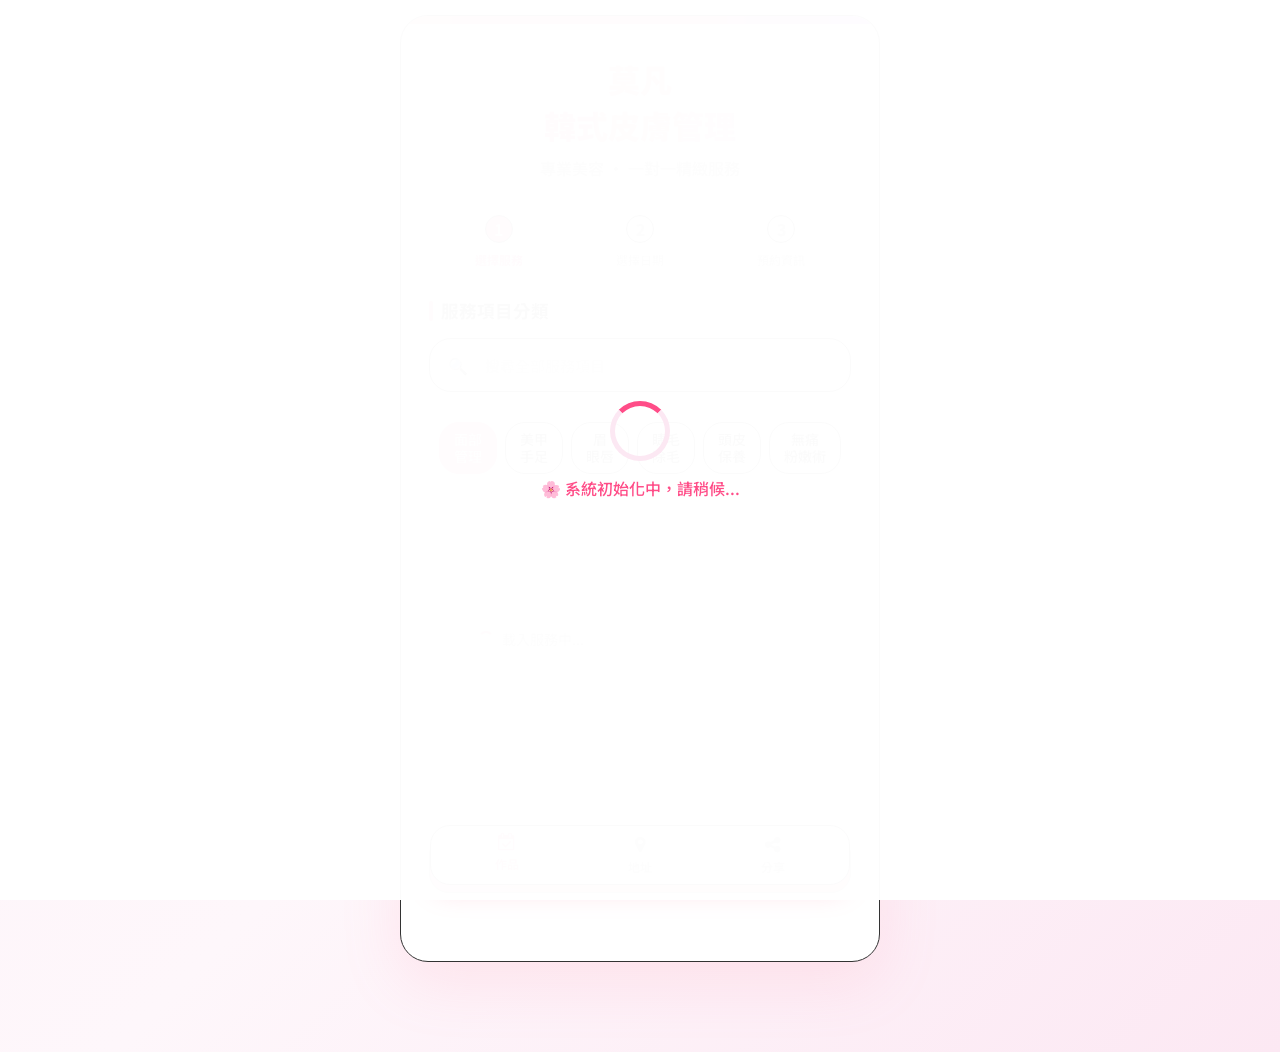
<file: index.html>
<!DOCTYPE html>
<html lang="zh-Hant">
<head>
  <meta charset="UTF-8">
  <meta name="viewport" content="width=device-width, initial-scale=1.0">
  <title>莫凡韓式皮膚管理 | 線上預約</title>
  <link rel="icon" href="data:,">
   <script src="https://static.line-scdn.net/liff/edge/2/sdk.js" async defer></script> 
  <style>
    @import url('https://fonts.googleapis.com/css2?family=Noto+Sans+TC:wght@400,500,700,900&display=swap');
    *{box-sizing:border-box;margin:0;padding:0}
    body{
      background:linear-gradient(135deg,#fdf2f8 0%,#fef7fb 50%,#fce8f3 100%);
      font-family:'Noto Sans TC',sans-serif;color:#444;
      display:flex;justify-content:center;min-height:100vh;
      padding:15px 10px 60px;
    }
    main{
      background:#fff;border-radius:28px;
      box-shadow:0 20px 60px rgba(255,133,162,0.15);
      width:100%;max-width:480px;padding:40px 28px;
      position:relative;overflow:hidden;
      border: 1px solid #333;
    }
    main::before{
      content:'';position:absolute;top:0;left:0;
      width:100%;height:8px;
      background:linear-gradient(90deg,#ff8da1,#ff4d88,#c77dff);
    }
    .header{text-align:center;margin-bottom:35px}
    .main-title{
      font-size:2rem;font-weight:900;
      background:linear-gradient(90deg,#ff4d88,#ff8da1,#c77dff);
      -webkit-background-clip:text;color:transparent;
      margin-bottom:8px;
    }
    .sub-title{font-size:1rem;color:#888;font-weight:500}
    
    .step-bar{
      display:flex;justify-content:space-between;
      margin-bottom:30px;position:relative;
    }
    .step-bar::before{
      content:'';position:absolute;top:12px;left:10%;right:10%;
      height:3px;background:#f0f0f0;z-index:1;
    }
    .step{
      display:flex;flex-direction:column;align-items:center;
      position:relative;z-index:2;width:33%;
      cursor: pointer;
      transition: 0.3s;
    }
    .step-num{
      width:28px;height:28px;border-radius:50%;
      background:#f0f0f0;color:#999;
      display:flex;align-items:center;justify-content:center;
      font-weight:700;margin-bottom:8px;
      border: 1px solid #333;
      transition:0.3s;
    }
    .step-text{font-size:12px;color:#999;font-weight:500}
    .step.active .step-num{background:#ff4d88;color:#fff}
    .step.active .step-text{color:#ff4d88;font-weight:700}
    .step:hover:not(.active) .step-text{color:#ff4d88;}

    .section{margin-bottom:28px;display:none}
    .section.active{display:block}
    .section-title{
      font-size:1.1rem;font-weight:700;
      color:#333;margin-bottom:15px;
      display:flex;align-items:center;gap:8px;
    }
    .section-title::before{
      content:'';width:4px;height:20px;
      background:#ff4d88;border-radius:2px;
    }

    .search-wrapper {
      position: relative;
      margin-bottom: 20px;
    }
    .search-container {
      display:flex;align-items:center;padding:0 18px;
      background:#ffffff;border-radius:22px;
      box-shadow:0 6px 18px rgba(255,77,136,0.1);
      border:1px solid #333;transition:all 0.3s ease;
    }
    .search-container:focus-within {border-color:#ff8da1}
    .search-icon {font-size:16px;color:#ff4d88;margin-right:12px;}
    .search-input {flex:1;height:52px;border:none;outline:none;background:transparent;font-size:15px;color:#444;padding:0 5px;}
    .search-input::placeholder {color:#c0c0c0;font-weight:500;}
    .search-clear {width:24px;height:24px;display:flex;align-items:center;justify-content:center;font-size:12px;color:#999;background:#f8f9fa;border-radius:50%;cursor:pointer;transition:0.3;border:1px solid #333;opacity:0;pointer-events:none;}
    .search-clear.show {opacity:1;pointer-events:all;}
    .search-clear:hover {background:#ff4d88;color:#fff;}

.category-tabs{
  display:flex;
  gap:8px;
  padding:10px 0;
  margin-bottom:15px;
  justify-content:center;
  align-items:center;
  flex-wrap:wrap;
  overflow-x:visible;
  row-gap: 10px;
}
    .category-tabs::-webkit-scrollbar{height:0}
    .tab{padding:8px 14px;border-radius:20px;background:#f8f9fa;border:1px solid #333;font-size:14px;font-weight:500;cursor:pointer;white-space:nowrap;transition:0.3s;text-align:center;line-height:1.2;}
    .tab.active{background:#ff4d88;color:#fff;border-color:#ff4d88}

    .service-grid{display:grid;grid-template-columns:1fr 1fr;gap:10px;max-height:320px;overflow-y:auto;padding-right:5px;min-height:280px;}
.service-card{
  padding:12px 10px;
  border-radius:16px;
  background:#fafbfc;
  border:1px solid #333;
  text-align:center;
  /* 文字加大 */
  font-size:14px;
  font-weight:500;
  cursor:pointer;
  transition:0.3s;
  min-height:80px;
  /* 核心修复：垂直居中 + 自动换行 + 防止文字挤压 */
  display:flex;
  flex-direction:column;
  justify-content:center;
  align-items:center;
  line-height:1.5;
  word-break:break-word;
  gap:4px;
}
    .service-card:hover{border-color:#ff8da1;background:#fdf2f8}
    .service-card.active{background:#ff4d88;color:#fff;border-color:#ff4d88}
    .service-duration{font-size:11px;margin-top:3px;opacity:0.8}
    .service-desc{font-size:10px;color:#666;margin-top:2px;opacity:0.7;line-height:1.2;}
    .service-card.active .service-duration,.service-card.active .service-desc{color:#fff;opacity:1;}

    .pagination {
      display: flex;
      align-items: center;
      justify-content: center;
      gap: 4px;
      margin: 15px 0;
      padding: 8px 0;
      flex-wrap: nowrap !important;
      overflow: visible !important;
      width: 100%;
    }
    .pagination::-webkit-scrollbar {display: none;}
    .page-btn {
      min-width: max-content;
      padding: 0 10px;
      height: 36px;
      border-radius: 12px;
      border:1px solid #333;
      background:#f8f9fa;
      color:#666;
      font-size:13px;
      font-weight:600;
      cursor:pointer;
      white-space: nowrap;
      transition: 0.3s;
    }
    .page-btn:hover:not(:disabled) {background:#ff4d88;color:#fff;}
    .page-btn:disabled {background:#e9ecef;color:#ccc;}
    .page-text {
      min-width:45px;
      text-align:center;
      font-size:14px;
      font-weight:600;
      color:#333;
      white-space: nowrap;
    }

    .week-slider{
      display: grid;
      grid-template-columns: repeat(5, 1fr);
      gap: 6px;
      padding: 10px 0;
      margin: 0 auto;
      overflow: hidden;
      justify-content: center;
      align-items: center;
      max-width: 320px;
    }
    .week-day{
      padding: 10px 4px;
      border-radius:12px;background:#fafbfc;
      border:1px solid #333;
      text-align:center;
      cursor:pointer;
      transition: 0.3s;
    }
    .week-day.active{background:#ff4d88;color:#fff;}
    .week-day-date{font-weight:700;margin-bottom:2px;font-size:14px;}
    .week-day-week{font-size:11px;}

.staff-avatar {
  width: 48px;
  height: 48px;
  border-radius: 50%;
  /* 原代码：background: #fff; → 会覆盖图片，修改为下方代码 */
  background-color: #fff; 
  flex-shrink: 0;
  box-shadow: 0 4px 12px rgba(255,77,136,0.2);
  border: 2px solid #fff;
  background-size: cover;
  background-position: center;
  background-repeat: no-repeat;
}
    .staff-list{display:flex;flex-direction:column;gap:10px;}
    .staff-item{
      padding:15px 20px;
      border-radius:16px;
      background:#fafbfc;
      border:1px solid #333;
      cursor:pointer;
      display: flex;
      align-items: center;
      gap: 16px;
    }
    .staff-item.active{background:#fdf2f8;border-color:#ff4da1}
    .staff-info{flex:1;}
    .staff-name{font-weight:700;margin-bottom:4px;font-size:16px;}
    .staff-time{font-size:12px;color:#666;}

    .time-grid{display:grid;grid-template-columns:repeat(4,1fr);gap:8px;max-height:320px;overflow-y:auto;padding-right:5px;}
    .time-btn{padding:12px 4px;border-radius:14px;background:#fafbfc;border:1px solid #333;text-align:center;font-weight:500;cursor:pointer;transition:0.3s;font-size:13px;}
    .time-btn.active{background:#ff4d88;color:#fff;}
    .time-btn:hover:not(.active){border-color:#ff8da1;background:#fdf2f8;}

    .loading{
      text-align:center;
      color:#999;
      padding:20px;
      font-size:14px;
      display: flex;
      align-items: center;
      justify-content: center;
      gap: 8px;
      white-space: nowrap;
    }
    .loading-icon{
      width: 16px;
      height: 16px;
      border: 2px solid #f0f0f0;
      border-top: 2px solid #ff4d88;
      border-radius: 50%;
      animation: spin 1s linear infinite;
    }
    @keyframes spin{100%{transform:rotate(360deg)}}
    @keyframes pulse{
      0%{opacity:0.6;}
      50%{opacity:1;}
      100%{opacity:0.6;}
    }

    .form-group{margin-bottom:20px}
    label{font-weight:600;color:#333;display:block;margin-bottom:8px;}
    input,textarea,select{width:100%;height:54px;padding:0 20px;border-radius:16px;border:1px solid #333;background:#fafbfc;font-size:15px;font-family:'Noto Sans TC',sans-serif;}
    input:focus,textarea:focus,select:focus{outline:none;border-color:#ff8da1;background:#fdf2f8;}
    textarea{min-height:120px;resize:none;padding:15px 20px;}
    .birthday-row{display:flex;gap:10px;}
    .birthday-row select{flex:1;}

    .btn-next{width:100%;height:58px;background:linear-gradient(135deg,#FF5D8F,#FF3377);border:1px solid #333;border-radius:20px;color:#fff;font-size:16px;font-weight:700;cursor:pointer;font-family:'Noto Sans TC',sans-serif;margin-top:10px;transition:0.3s;}
    .btn-next:disabled{opacity:0.6;cursor:not-allowed;}
    .btn-next.loading {background:#ccc;pointer-events:none;}

#loadingOverlay{position:fixed;inset:0;background:rgba(255,255,255,0.98);display:flex;flex-direction:column;align-items:center;justify-content:center;z-index:9999;}
.loading-spinner{width:60px;height:60px;border:5px solid #fce8f3;border-top:5px solid #ff4d88;border-radius:50%;animation:spin 1s linear infinite;margin-bottom:15px;}

    .modal-overlay {position:fixed;inset:0;background:rgba(0,0,0,0.6);display:flex;align-items:center;justify-content:center;z-index:99999;opacity:0;pointer-events:none;transition:opacity 0.3s ease;}
    .modal-overlay.active {opacity:1;pointer-events:all;}
    .modal-box {background:#fff;border-radius:20px;padding:30px 25px;width:90%;max-width:380px;text-align:center;border:1px solid #333;transform:scale(0.9);transition:transform 0.3s ease;}
    .modal-overlay.active .modal-box{transform:scale(1);}
    .modal-icon{font-size:40px;margin-bottom:15px;color:#ff4d88;}
    .modal-title{font-size:18px;font-weight:700;margin-bottom:10px;color:#333;}
    .modal-desc{margin-bottom:25px;color:#666;font-size:14px;}
    .modal-btn{width:100%;height:50px;border-radius:12px;border:1px solid #333;background:#ff4d88;color:#fff;font-size:15px;font-weight:600;cursor:pointer;font-family:'Noto Sans TC',sans-serif;}
    .modal-btn:hover{background:#ff3377;}

    /* 底部质感悬浮导航 */
.bottom-nav {
  position: fixed;
  bottom: 15px;
  left: 50%;
  transform: translateX(-50%);
  width: 92%;
  max-width: 420px;
  height: 60px;
  background: linear-gradient(135deg, #ffffff 0%, #fef7fb 100%);
  border-radius: 20px;
  box-shadow: 0 8px 25px rgba(255, 133, 162, 0.25);
  border: 1px solid #333;
  display: flex;
  align-items: center;
  justify-content: space-around;
  z-index: 999;
  padding: 0 10px;
}
.bottom-nav-item {
  display: flex;
  flex-direction: column;
  align-items: center;
  justify-content: center;
  gap: 4px;
  cursor: pointer;
  transition: all 0.3s ease;
  color: #888;
  width: 33%;
  padding: 8px 0;
}
.bottom-nav-item i {
  font-size: 18px;
  transition: 0.3s;
}
.bottom-nav-item span {
  font-size: 12px;
  font-weight: 500;
}
.bottom-nav-item.active {
  color: #ff4d88;
  transform: translateY(-3px);
}
.bottom-nav-item:hover:not(.active) {
  color: #ff8da1;
  transform: translateY(-2px);
}
/* 修正页面底部内边距，不被导航遮挡 */
body {
  padding-bottom: 90px !important;
}
  </style>
</head>

<body>
<div id="loadingOverlay">
  <div class="loading-spinner"></div>
  <div style="color:#ff4d88;font-size:16px;font-weight:500;">🌸 系統初始化中，請稍候...</div>
</div>

<div class="modal-overlay" id="modal">
  <div class="modal-box">
    <div class="modal-icon">✅</div>
    <h3 class="modal-title">預約成功</h3>
    <p class="modal-desc">您的預約已提交，我們會盡快與您確認</p>
    <button class="modal-btn" id="modalBtn">確認</button>
  </div>
</div>

<main>
  <div class="header">
    <h1 class="main-title">莫凡<br>韓式皮膚管理</h1>
    <p class="sub-title">專業美容 · 一對一精緻服務</p>
  </div>

  <div class="step-bar">
    <div class="step active" data-step="1"><div class="step-num">1</div><div class="step-text">選擇服務</div></div>
    <div class="step" data-step="2"><div class="step-num">2</div><div class="step-text">選擇日期</div></div>
    <div class="step" data-step="3"><div class="step-num">3</div><div class="step-text">預約資訊</div></div>
  </div>

  <div class="section active" id="step1">
    <div class="section-title">服務項目分類</div>
    <div class="search-wrapper">
      <div class="search-container">
        <span class="search-icon">🔍</span>
        <input class="search-input" id="serviceSearch" placeholder="搜尋全部服務項目">
        <span class="search-clear" id="searchClear">✕</span>
      </div>
    </div>
    <div class="category-tabs">
      <div class="tab active" data-cate="面部">面部<br>管理</div>
      <div class="tab" data-cate="美甲">美甲<br>手足</div>
      <div class="tab" data-cate="眉眼">眉<br>眼唇</div>
      <div class="tab" data-cate="除毛">睫毛<br>除毛</div>
      <div class="tab" data-cate="頭皮">頭皮<br>保養</div>
      <div class="tab" data-cate="乳暈">無痛<br>粉嫩術</div>
    </div>
    <div class="service-grid" id="serviceGrid"><div class="loading"><div class="loading-icon"></div>載入服務中...</div></div>
    <div class="pagination" id="pagination"></div>
    <button class="btn-next" id="nextToDate" disabled>下一步：選擇預約日期</button>
  </div>

  <div class="section" id="step2">
    <div class="section-title">選擇預約日期</div>
    <div class="pagination" id="datePagination"></div>
    <div class="week-slider" id="weekSlider"><div class="loading"><div class="loading-icon"></div>載入排班中...</div></div>
    
    <div class="section-title">選擇美容師</div>
    <div class="staff-list" id="staffList"><div class="loading"><div class="loading-icon"></div>請先選擇日期</div></div>
    <div class="section-title">選擇預約時段</div>
    <div class="time-grid" id="timeGrid"><div class="loading"><div class="loading-icon"></div>請先選擇美容師</div></div>
    <button class="btn-next" id="nextToInfo" disabled>下一步：填寫預約資訊</button>
  </div>

  <div class="section" id="step3">
    <div class="section-title">預約資訊</div>
    <div class="form-group">
      <label>姓名 *</label>
      <input type="text" id="name" required placeholder="請輸入您的姓名">
    </div>
    <div class="form-group">
      <label>聯絡電話 * (格式：0912-345-678)</label>
      <input type="tel" id="phone" required placeholder="請輸入手機號碼" maxlength="12">
    </div>
    <div class="form-group">
      <label>生日（ 填寫會贈送『生日優惠』 ）</label>
      <div class="birthday-row">
        <select id="birthYear"><option value="">請選擇年</option></select>
        <select id="birthMonth"><option value="">請選擇月</option></select>
        <select id="birthDay"><option value="">請選擇日</option></select>
      </div>
    </div>
    <div class="form-group">
      <label>備註</label>
      <textarea id="extraInfo" placeholder="請輸入其他需要說明的事項（選填）"></textarea>
    </div>
    <button class="btn-next" id="submitBtn">確認提交預約</button>
  </div>

  <input type="hidden" id="selectedService">
  <input type="hidden" id="selectedDate">
  <input type="hidden" id="selectedStaff">
  <input type="hidden" id="selectedTime">
  <input type="hidden" id="lineId">
  <input type="hidden" id="lineName">
</main>

<!-- 底部悬浮导航 -->
<link rel="stylesheet" href="https://cdnjs.cloudflare.com/ajax/libs/font-awesome/4.7.0/css/font-awesome.min.css">
<div class="bottom-nav">
  <div class="bottom-nav-item active" id="navReserve">
    <i class="fa fa-calendar-check-o"></i>
    <span>作品</span>
  </div>
  <div class="bottom-nav-item" id="navAddress">
    <i class="fa fa-map-marker"></i>
    <span>地址</span>
  </div>
  <div class="bottom-nav-item" id="navShare">
    <i class="fa fa-share-alt"></i>
    <span>分享</span>
  </div>
</div>

<script>
  
const CONFIG = {
  SCRIPT_URL: "https://script.google.com/macros/s/AKfycbwC7AlQo-uGGebkgelOzPHKiwm7tC1CVczEBPw2po5UZaCaItgTCxsNndJ0ETRh__tzgA/exec",
  LIFF_ID: "2009598216-ZsS47DM8"
};

let userId = "";
let userName = "";
const weekDays = ['日','一','二','三','四','五','六'];
const PAGE_SIZE = 6;
const DATE_PAGE_SIZE = 5;
let currentDatePage = 0;
let totalDatePages = 0;
let allDateList = [];

let currentPage=1, totalPage=1, currentServiceList=[], searchKeyword="";
let currentCategory = "面部";
const GLOBAL_DATA = {dateList:[], allServices:[], staffData:{}, staffServices:{} };

const CATEGORIES = {
  "面部":["液態飛梭","無痛清粉刺","無痛清粉刺+修護敏感項目","無痛清粉刺+靚白水光肌項目","進化黑矽晶重返年輕課程","黑臉娃娃","除疣","除斑","臉部深層保濕課程","臉部皮秒課程","臉部白藻針課程","臉部清粉刺","高階保養"],
  "美甲":["光療美甲","卸甲","光療美甲加卸甲","剪手腳指甲","手部保養","足部保養"],
  "眉眼":["霧眉","霧唇","洗眉"],
  "除毛":["除私密毛","腋下私毛","接睫毛","角蛋白"],
  "頭皮":["外泌體育髮"],
  "乳暈":["無痛粉嫩乳暈術"]
};

// 🔥 美容師自訂頭像（替換成你的圖片鏈接即可）
function getStaffAvatar(staffName) {
  const avatarMap = {
    "小惠": "https://yb131419.github.io/MoFan/IMG_6059.jpg",
    "Tina": "https://yb131419.github.io/MoFan/IMG_6058.jpg",
    "Nini": "https://picsum.photos/seed/xiaoting/200/200",
    "auto": "https://picsum.photos/seed/default/200/200"
  };
  return avatarMap[staffName] || "https://picsum.photos/seed/default/200/200";
}

document.querySelectorAll('.step').forEach(step => {
  step.addEventListener('click', () => {
    const targetStep = step.dataset.step;
    goStep(targetStep);
  });
});

function initBirthdaySelect() {
  const yearSel = document.getElementById('birthYear');
  const monthSel = document.getElementById('birthMonth');
  const daySel = document.getElementById('birthDay');
  
  const now = new Date();
  const currentYear = now.getFullYear();
  for(let y=1940; y<=currentYear; y++){
    const opt = document.createElement('option');
    opt.value = y;
    opt.textContent = y + '年';
    yearSel.appendChild(opt);
  }
  for(let m=1; m<=12; m++){
    const opt = document.createElement('option');
    opt.value = m;
    opt.textContent = m + '月';
    monthSel.appendChild(opt);
  }
  const updateDays = () => {
    daySel.innerHTML = '<option value="">請選擇日</option>';
    const y = yearSel.value;
    const m = monthSel.value;
    if(!y || !m) return;
    const days = new Date(y, m, 0).getDate();
    for(let d=1; d<=days; d++){
      const opt = document.createElement('option');
      opt.value = d;
      opt.textContent = d + '日';
      daySel.appendChild(opt);
    }
  };
  yearSel.addEventListener('change', updateDays);
  monthSel.addEventListener('change', updateDays);
}

function formatPhoneNumber(phone) {
  let numbers = phone.replace(/\D/g, '');
  if(numbers.startsWith('09')){
    if(numbers.length <=4) return numbers;
    if(numbers.length <=7) return numbers.slice(0,4) + '-' + numbers.slice(4);
    return numbers.slice(0,4) + '-' + numbers.slice(4,7) + '-' + numbers.slice(7,10);
  }
  return numbers;
}

// ====================== 【修復：精準台北時區計算（無瀏覽器誤差）】 ======================
function getTaipeiDateString(date) {
  const formatter = new Intl.DateTimeFormat('zh-CN', {
    timeZone: 'Asia/Taipei',
    year: 'numeric',
    month: '2-digit',
    day: '2-digit'
  });
  const parts = formatter.formatToParts(new Date(date));
  const year = parts.find(p => p.type === 'year').value;
  const month = parts.find(p => p.type === 'month').value;
  const day = parts.find(p => p.type === 'day').value;
  return `${year}-${month}-${day}`;
}
function getTodayTaipei() {
  return getTaipeiDateString(new Date());
}
function getCurrentTaipeiTime() {
  const now = new Date();
  const taipeiTime = new Date(now.toLocaleString('en-US', { timeZone: 'Asia/Taipei' }));
  return taipeiTime;
}
// ========================================================================

// 【核心修復：強制2小時預約緩衝】隱藏2小時內的時段，解決車程趕不到問題
function isTimeSlotValid(slotTime, workStart, workEnd, serviceDuration, selectedDate) {
  try {
    if (!slotTime || !workStart || !workEnd || !serviceDuration) return false;

    const nowTaipei = getCurrentTaipeiTime();
    // 🔥 強制2小時緩衝（車程專用）：預約時間必須晚於當前時間+120分鐘
    const minAvailableTime = new Date(nowTaipei.getTime() + 2 * 60 * 60 * 1000);
    
    const slotDateTime = new Date(`${selectedDate}T${slotTime}:00+08:00`);
    const startWork = new Date(`${selectedDate}T${workStart}:00+08:00`);
    const endWork = new Date(`${selectedDate}T${workEnd}:00+08:00`);
    const serviceEndTime = new Date(slotDateTime.getTime() + serviceDuration * 60000);

    // 1. 服務全程在營業時間內
    const inBusinessHours = slotDateTime >= startWork && serviceEndTime <= endWork;
    // 2. 預約時間 ≥ 當前時間+2小時（強制規則）
    const enoughBuffer = slotDateTime >= minAvailableTime;

    return inBusinessHours && enoughBuffer;
  } catch (e) {
    console.error("時段驗證錯誤:", e);
    return false;
  }
}

// 【修復：日期過濾】隱藏過期日期，只顯示可預約日期
function getValidDatesByService(serviceName) {
  const today = getTodayTaipei();
  let validDates = (GLOBAL_DATA.dateList || []).filter(d => d && d >= today);

  if (!serviceName) return validDates;

  validDates = validDates.filter(date => {
    const staffList = GLOBAL_DATA.staffData[date] || [];
    if (staffList.length === 0) return false;

    return staffList.some(staff => {
      const staffServices = GLOBAL_DATA.staffServices[staff.name] || [];
      return staffServices.some(item => item.name === serviceName);
    });
  });

  return validDates;
}

function gasRequest(action, params, callback) {
  const safeParams = params || {};
  let url = CONFIG.SCRIPT_URL + "?action=" + encodeURIComponent(action);
  for(let k in safeParams) {
    const val = safeParams[k] || "";
    url += "&"+encodeURIComponent(k)+"="+encodeURIComponent(val);
  }
  
  const xhr = new XMLHttpRequest();
  xhr.open("GET", url, true);
  xhr.timeout = 15000;
  xhr.ontimeout = function() {
    callback({status:"error",message:"請求超時，請稍後再試"});
  };
  xhr.onload = function(){
    try{ 
      const resData = JSON.parse(xhr.responseText || "{}");
      callback(resData || {status:"error",message:"數據格式異常"}); 
    }
    catch(e){ 
      callback({status:"error",message:"系統異常："+e.message}); 
    }
  };
  xhr.onerror = function(){ 
    callback({status:"error",message:"網路異常，請檢查網路連接"}) 
  };
  xhr.send();
}

function showModal(type,title,desc){
  const m = document.getElementById('modal');
  const iconEl = m.querySelector('.modal-icon');
  const titleEl = m.querySelector('.modal-title');
  const descEl = m.querySelector('.modal-desc');
  
  iconEl.textContent = type==='success'?'✅':'❌';
  iconEl.style.color = type==='success'?'#ff4d88':'#e74c3c';
  titleEl.textContent = title;
  descEl.textContent = desc;
  m.classList.add('active');
}
function closeModal(){
  document.getElementById('modal').classList.remove('active');
}

function goStep(s){
  document.querySelectorAll('.section').forEach(e=>e.classList.remove('active'));
  document.querySelectorAll('.step').forEach(e=>e.classList.remove('active'));
  document.getElementById('step'+s).classList.add('active');
  document.querySelector(`.step[data-step="${s}"]`).classList.add('active');
  window.scrollTo({top:0, behavior:'smooth'});
}

function renderPagination(){
  const p = document.getElementById('pagination');
  if(totalPage<=1){ p.innerHTML=''; return; }
  p.innerHTML = `
    <button class="page-btn" ${currentPage===1?'disabled':''} onclick="currentPage=1;renderCurrentPage()">首頁</button>
    <button class="page-btn" ${currentPage===1?'disabled':''} onclick="currentPage--;renderCurrentPage()">上一頁</button>
    <span class="page-text">${currentPage}/${totalPage}</span>
    <button class="page-btn" ${currentPage===totalPage?'disabled':''} onclick="currentPage++;renderCurrentPage()">下一頁</button>
    <button class="page-btn" ${currentPage===totalPage?'disabled':''} onclick="currentPage=totalPage;renderCurrentPage()">末頁</button>
  `;
}

function renderCurrentPage(){
  const g = document.getElementById('serviceGrid');
  g.innerHTML = '';
  if(!currentServiceList.length){ g.innerHTML='<div class="loading"><div class="loading-icon"></div>暫無符合條件的服務</div>'; renderPagination(); return; }
  
  const startIdx = (currentPage-1)*PAGE_SIZE;
  const list = currentServiceList.slice(startIdx, startIdx+PAGE_SIZE);
  
  list.forEach(item=>{
    if(!item?.name) return;

    let descText = item.desc || '';
    if(item.name === "外泌體育髮"){
      descText = "（三個月份 無效全額退款)<br>另送整套外泌體組合<br>總額 $35000";
    }
    if(item.name === "無痛粉嫩乳暈術"){
      descText = "不需做2~3次<br>做一次就能還回<br>嬰兒時期的『粉嫩色澤』";
    }

    const c = document.createElement('div');
    c.className='service-card';
    c.innerHTML = `
      ${item.name}
      <span class="service-duration">${item.duration || 0}分</span>
      <span class="service-desc">${descText}</span>
    `;
    c.onclick = function handleServiceClick() {
      document.querySelectorAll('.service-card').forEach(x=>x.classList.remove('active'));
      c.classList.add('active');
      document.getElementById('selectedService').value = item.name;
      document.getElementById('nextToDate').disabled = false;
      
      renderFilteredDates();
    };
    g.appendChild(c);
  });
  renderPagination();
}

function renderFilteredDates() {
  const selectedService = document.getElementById('selectedService').value.trim();
  allDateList = getValidDatesByService(selectedService);
  totalDatePages = Math.ceil(allDateList.length / DATE_PAGE_SIZE);
  currentDatePage = 0;
  
  const w = document.getElementById('weekSlider');
  if (!allDateList.length) {
    w.innerHTML = '<div class="loading"><div class="loading-icon"></div>暫無可預約的日期</div>';
    document.getElementById('datePagination').innerHTML = '';
    return;
  }
  
  renderCurrentDatePage();
  renderDatePagination();
}

function renderServices(){
  currentPage=1;
  const allServices = GLOBAL_DATA.allServices || [];
  const selectedStaff = document.getElementById('selectedStaff').value.trim();
  
  let filtered = [];
  if(selectedStaff && GLOBAL_DATA.staffServices[selectedStaff]){
    filtered = GLOBAL_DATA.staffServices[selectedStaff].filter(item => 
      CATEGORIES[currentCategory].includes(item.name)
    );
  } else {
    filtered = allServices.filter(item => CATEGORIES[currentCategory].includes(item.name));
  }

  filtered = filtered.filter(s=> s?.name && (searchKeyword==='' || s.name.includes(searchKeyword)));
  
  currentServiceList = filtered;
  totalPage = Math.ceil(currentServiceList.length/PAGE_SIZE);
  renderCurrentPage();
}

function renderDatePagination(){
  const p = document.getElementById('datePagination');
  if(totalDatePages <= 1){ p.innerHTML = ''; return; }
  p.innerHTML = `
    <button class="page-btn" ${currentDatePage === 0 ? 'disabled' : ''} onclick="goDatePage(0)">首頁</button>
    <button class="page-btn" ${currentDatePage === 0 ? 'disabled' : ''} onclick="goDatePage(currentDatePage - 1)">上一頁</button>
    <span class="page-text">${currentDatePage + 1}/${totalDatePages}</span>
    <button class="page-btn" ${currentDatePage === totalDatePages - 1 ? 'disabled' : ''} onclick="goDatePage(currentDatePage + 1)">下一頁</button>
    <button class="page-btn" ${currentDatePage === totalDatePages - 1 ? 'disabled' : ''} onclick="goDatePage(totalDatePages - 1)">末頁</button>
  `;
}
function goDatePage(page){
  if(page < 0 || page >= totalDatePages) return;
  currentDatePage = page;
  renderCurrentDatePage();
  renderDatePagination();
}
function renderCurrentDatePage(){
  const w = document.getElementById('weekSlider');
  w.innerHTML = '';
  
  const start = currentDatePage * DATE_PAGE_SIZE;
  const end = start + DATE_PAGE_SIZE;
  const currentDates = allDateList.slice(start, end);

  currentDates.forEach(d=>{
    const el = document.createElement('div');
    el.className = 'week-day';
    const [,month,day] = d.split('-');
    const week = weekDays[new Date(d).getDay()];
    el.innerHTML = `<div class="week-day-date">${month}/${day}</div><div class="week-day-week">週${week}</div>`;
    el.onclick = function handleDateClick() {
      document.querySelectorAll('.week-day').forEach(x=>x.classList.remove('active'));
      el.classList.add('active');
      document.getElementById('selectedDate').value = d;
      renderStaff(d);
    };
    w.appendChild(el);
  });
}

function renderDates(){
  allDateList = getValidDatesByService('');
  totalDatePages = Math.ceil(allDateList.length / DATE_PAGE_SIZE);
  currentDatePage = 0;
  
  const w = document.getElementById('weekSlider');
  if(!allDateList.length){ 
    w.innerHTML='<div class="loading"><div class="loading-icon"></div>暫無可預約的日期</div>'; 
    document.getElementById('datePagination').innerHTML = '';
    return; 
  }
  renderCurrentDatePage();
  renderDatePagination();
}

function renderStaff(date){
  const s = document.getElementById('staffList');
  const selectedService = document.getElementById('selectedService').value.trim();
  
  s.innerHTML = '<div class="loading"><div class="loading-icon"></div>載入美容師中...</div>';
  document.getElementById('selectedStaff').value = '';
  document.getElementById('timeGrid').innerHTML = '<div class="loading"><div class="loading-icon"></div>請先選擇美容師</div>';
  document.getElementById('nextToInfo').disabled = true;
  
  if(!date || !GLOBAL_DATA.staffData){ s.innerHTML='<div class="loading"><div class="loading-icon"></div>請選擇有效日期</div>'; return; }
  
  let staffList = GLOBAL_DATA.staffData[date] || [];
  if(!staffList.length){ s.innerHTML='<div class="loading"><div class="loading-icon"></div>當日無美容師值班</div>'; return; }

  if(selectedService){
    staffList = staffList.filter(staff => {
      const staffServices = GLOBAL_DATA.staffServices[staff.name] || [];
      return staffServices.some(item => item.name === selectedService);
    });
  }

  if(!staffList.length){ 
    s.innerHTML='<div class="loading"><div class="loading-icon"></div>當日無美容師可提供此服務</div>'; 
    return; 
  }
  
  s.innerHTML = '';

  // ========== 新增：不指定美容師選項 ==========
  const autoEl = document.createElement('div');
  autoEl.className = 'staff-item';
  autoEl.innerHTML = `
    <div class="staff-avatar" style="background-image: url('${getStaffAvatar('auto')}')"></div>
    <div class="staff-info">
      <div class="staff-name">不指定美容師</div>
      <div class="staff-time">系統自動分配</div>
    </div>
  `;
  autoEl.onclick = function () {
    document.querySelectorAll('.staff-item').forEach(x=>x.classList.remove('active'));
    autoEl.classList.add('active');
    document.getElementById('selectedStaff').value = 'auto';
    renderServices();
    renderSlots();
  };
  s.appendChild(autoEl);
  // ==========================================

  staffList.forEach(st=>{
    if(!st) return;
    const el = document.createElement('div');
    el.className='staff-item';
    el.innerHTML = `
      <div class="staff-avatar" style="background-image: url('${getStaffAvatar(st.name)}')"></div>
      <div class="staff-info">
        <div class="staff-name">${st.name} 老師</div>
        <div class="staff-time">營業時間：${st.start}~${st.end}</div>
      </div>
    `;
    el.onclick = function handleStaffClick() {
      document.querySelectorAll('.staff-item').forEach(x=>x.classList.remove('active'));
      el.classList.add('active');
      document.getElementById('selectedStaff').value = st.name;
      renderServices();
      renderSlots();
    };
    s.appendChild(el);
  });
}

function renderSlots(){
  const date = document.getElementById('selectedDate').value.trim();
  const staffName = document.getElementById('selectedStaff').value.trim();
  const serviceName = document.getElementById('selectedService').value.trim();
  const g = document.getElementById('timeGrid');

  if(!serviceName){ g.innerHTML='<div class="loading"><div class="loading-icon"></div>請先選擇服務項目</div>'; return; }
  if(!date || !staffName){ g.innerHTML='<div class="loading"><div class="loading-icon"></div>請先選擇日期和美容師</div>'; return; }

  const staffList = GLOBAL_DATA.staffData[date] || [];
  const staffInfo = staffList.find(s => s.name === staffName) || {};
  const serviceInfo = GLOBAL_DATA.allServices.find(s => s.name === serviceName) || {};
  const serviceDuration = serviceInfo?.duration || 60;

  let workStart = staffInfo.start || "09:00";
  let workEnd = staffInfo.end || "21:00";

  g.innerHTML = '<div class="loading"><div class="loading-icon"></div>載入可用時段中...</div>';
  document.getElementById('selectedTime').value = '';
  document.getElementById('nextToInfo').disabled = true;

  gasRequest("getSlots", { 
    date: date, 
    staff: staffName, 
    service: serviceName 
  }, function handleSlotResponse(res){
    if(!res || res?.status !== "success"){
      const msg = res?.message || '網路異常，無法載入時段';
      showModal('error','載入失敗', msg);
      g.innerHTML = '<div class="loading"><div class="loading-icon"></div>載入時段失敗，請重新選擇</div>';
      return;
    }

    let slots = res.slots || [];
    g.innerHTML = '';

    // 修復後的時段過濾：強制隱藏2小時內時段
    slots = slots.filter(item => {
      return item?.time && isTimeSlotValid(item.time, workStart, workEnd, serviceDuration, date);
    });

    if(slots.length === 0){
      g.innerHTML = '<div class="loading"><div class="loading-icon"></div>當前無可用預約時段</div>';
      return;
    }

    slots.forEach((item)=>{
      if(!item?.time) return;
      const timeText = item.time.trim();
      const b = document.createElement('div');
      b.className = 'time-btn';
      b.textContent = timeText;
      
      b.onclick = function handleTimeClick() {
        document.querySelectorAll('.time-btn').forEach(x=>x.classList.remove('active'));
        b.classList.add('active');
        document.getElementById('selectedTime').value = timeText;
        document.getElementById('nextToInfo').disabled = false;
      };
      g.appendChild(b);
    });
  });
}

function loadAllData(){
  gasRequest("getAllData",{},function handleAllDataResponse(res){
    document.getElementById('loadingOverlay').style.display='none';
    if(res?.status==="success"){
      GLOBAL_DATA.dateList = res.dateList || [];
      GLOBAL_DATA.allServices = res.services || [];
      GLOBAL_DATA.staffData = res.staffData || {};
      GLOBAL_DATA.staffServices = res.staffServices || {};
      renderServices();
      renderDates();
    }else{
      showModal('error','初始化失敗',res?.message||'系統初始化失敗，請刷新頁面重試');
    }
  });
}

function submit(){
  const submitBtn = document.getElementById('submitBtn');
  
  if(submitBtn.disabled) return;

  if(!userId){
    showModal('error','登錄異常','請使用LINE登錄後再提交預約');
    return;
  }

  const selectedService = document.getElementById('selectedService').value.trim();
  const selectedDate = document.getElementById('selectedDate').value.trim();
  const selectedStaff = document.getElementById('selectedStaff').value.trim();
  const selectedTime = document.getElementById('selectedTime').value.trim();

  if(!selectedService){
    showModal('error','資料 incomplete','請先選擇服務項目！');
    goStep(1);
    return;
  }
  if(!selectedDate){
    showModal('error','資料 incomplete','請先選擇預約日期！');
    goStep(2);
    return;
  }
  if(!selectedStaff){
    showModal('error','資料 incomplete','請先選擇美容師！');
    goStep(2);
    return;
  }
  if(!selectedTime){
    showModal('error','資料 incomplete','請先選擇預約時段！');
    goStep(2);
    return;
  }

  const name = document.getElementById('name').value.trim();
  const phone = document.getElementById('phone').value.trim();
  if(!name){
    showModal('error','填寫錯誤','請輸入您的姓名');
    return;
  }
  if(!/^09\d{2}-\d{3}-\d{3}$/.test(phone)){
    showModal('error','填寫錯誤','請輸入正確電話格式：0912-345-678');
    return;
  }

  submitBtn.disabled = true;
  submitBtn.classList.add('loading');
  submitBtn.textContent = '提交中...';

  const y = document.getElementById('birthYear').value;
  const m = document.getElementById('birthMonth').value;
  const d = document.getElementById('birthDay').value;
  const birthday = (y && m && d) ? `${y}-${m.padStart(2,'0')}-${d.padStart(2,'0')}` : '';

  const data = {
    lineId: userId,
    lineName: userName,
    date: selectedDate,
    service: selectedService,
    staff: selectedStaff,
    appointTime: selectedTime,
    name: name,
    phone: phone,
    birthday: birthday,
    extraInfo: document.getElementById('extraInfo').value.trim()
  };
  
  gasRequest("submit",data,function handleSubmitResponse(res){
    submitBtn.disabled = false;
    submitBtn.classList.remove('loading');
    submitBtn.textContent = '確認提交預約';

    if(res?.status==="success"){
      showModal('success','預約成功','您的預約已提交，我們會盡快與您確認！');
      setTimeout(()=>window.location.reload(),2000);
    }else{
      showModal('error','預約失敗',res?.message||'提交失敗，請稍後重試');
    }
  });
}

// 修复：延长超时 + 降级方案（LIFF加载失败也能正常使用预约系统）
function waitForLiff(timeout = 10000) {
  return new Promise((resolve) => {
    const start = Date.now();
    const check = () => {
      if (window.liff) {
        resolve(true);
      } else if (Date.now() - start > timeout) {
        console.warn("LIFF SDK 加载超时，使用游客模式");
        resolve(false); // 超时不报错，继续运行
      } else {
        setTimeout(check, 100);
      }
    };
    check();
  });
}

// 🔥 最终修复：LIFF永不报错，纯静默降级
async function initLiff() {
  try {
    // 等待SDK加载（最长5秒，超时直接放弃）
    const liffReady = await new Promise(resolve => {
      let time = 0;
      const check = () => {
        if (window.liff) resolve(true);
        else if (time++ > 50) resolve(false);
        else setTimeout(check, 100);
      };
      check();
    });

    // 只有在LINE内、SDK加载成功才登录
    if (liffReady && liff.isInClient()) {
      await liff.init({ liffId: CONFIG.LIFF_ID });
      if (!liff.isLoggedIn()) {
        liff.login();
        return;
      }
      const profile = await liff.getProfile();
      userId = profile.userId;
      userName = profile.displayName;
      document.getElementById('lineId').value = userId;
      document.getElementById('lineName').value = userName;
    }
  } catch (e) {
    // 静默失败，完全不报错
    console.log("非LINE环境，使用游客模式");
  } finally {
    // 无论如何都加载系统
    loadAllData();
  }
}

document.addEventListener('DOMContentLoaded',async function handleDOMContentLoaded(){
  initBirthdaySelect();
  
  const phoneInput = document.getElementById('phone');
  phoneInput.addEventListener('input', (e) => {
    e.target.value = formatPhoneNumber(e.target.value);
  });

  document.getElementById('modalBtn').onclick = closeModal;
  
  const searchInput = document.getElementById('serviceSearch');
  const searchClear = document.getElementById('searchClear');
  searchInput.addEventListener('input', function handleSearchInput(e){
    searchKeyword = e.target.value.trim();
    searchClear.classList.toggle('show', searchKeyword!=='');
    renderServices();
  });
  searchClear.addEventListener('click', function handleSearchClear(){
    searchInput.value = '';
    searchKeyword = '';
    searchClear.classList.remove('show');
    renderServices();
  });
  
  document.querySelectorAll('.tab').forEach(tab => {
    tab.addEventListener('click',function(){
      document.querySelectorAll('.tab').forEach(x=>x.classList.remove('active'));
      tab.classList.add('active');
      currentCategory = tab.dataset.cate;
      renderServices();
    });
  });
  
document.getElementById('nextToDate').addEventListener('click',()=>{
  renderStaff(document.getElementById('selectedDate').value);
  goStep(2);
});
  document.getElementById('nextToInfo').addEventListener('click',()=>goStep(3));
  document.getElementById('submitBtn').addEventListener('click',submit);
  
  await initLiff();
});

// 底部悬浮导航点击事件
document.querySelectorAll('.bottom-nav-item').forEach(item => {
  item.addEventListener('click', () => {
    document.querySelectorAll('.bottom-nav-item').forEach(nav => nav.classList.remove('active'));
    item.classList.add('active');
    const text = item.querySelector('span').innerText;
    switch(text) {
      case '作品': window.open('https://liff.line.me/2009598216-hGqsxRN9', '_blank'); break;
      case '地址': window.open('https://share.google/L5vzxJrpotDQnkWAx', '_blank'); break;
      case '分享': window.open('line://nv/recommendOA/@997zfvfm', '_blank'); break;
    }
  });
});
</script>
</body>
</html>
</file>
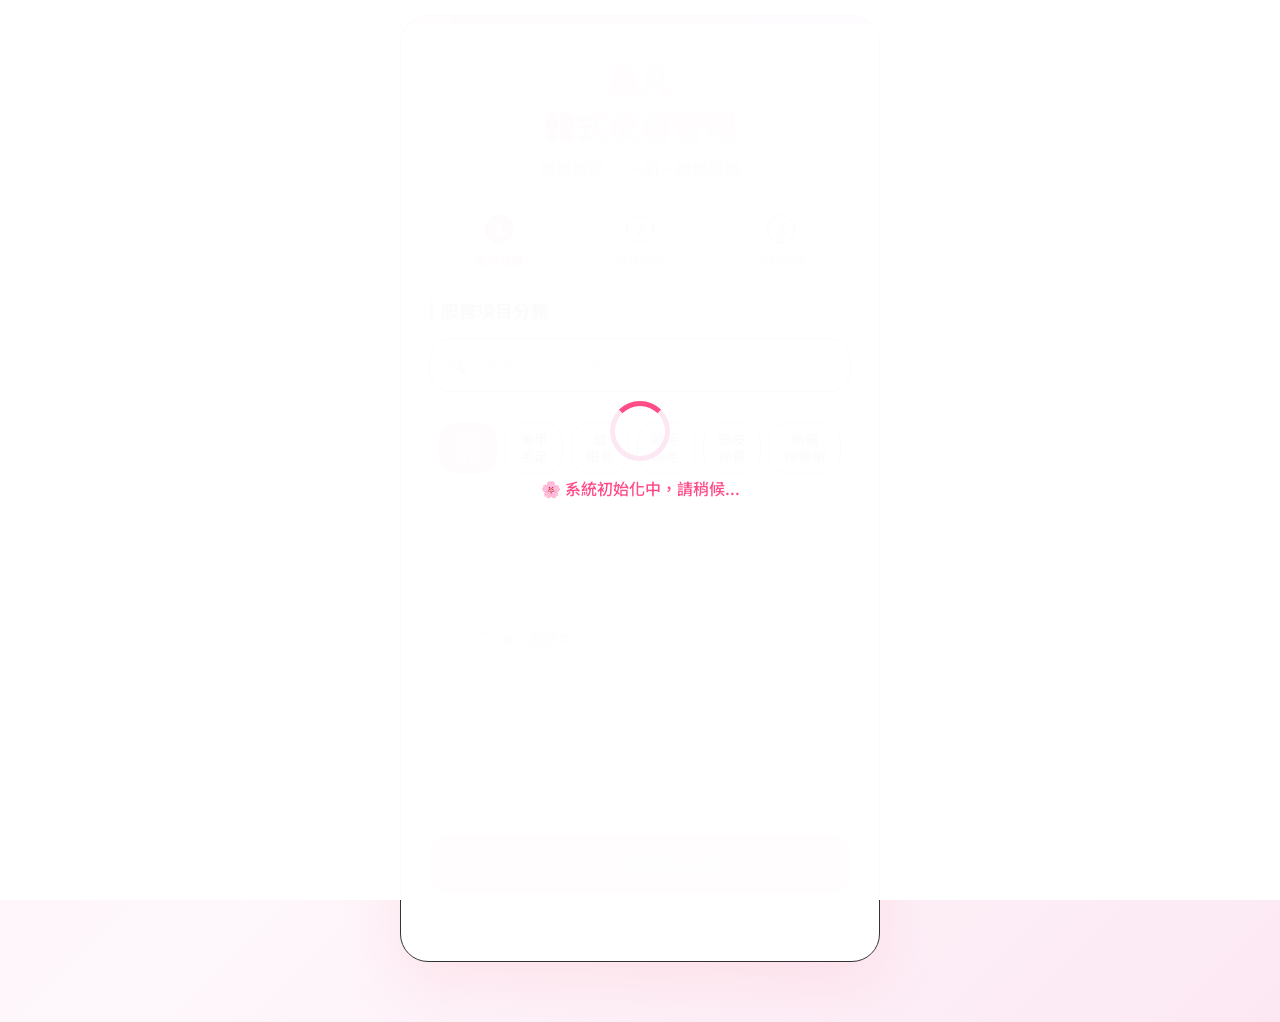
<file: 123/index.html>
<!DOCTYPE html>
<html lang="zh-Hant">
<head>
  <meta charset="UTF-8">
  <meta name="viewport" content="width=device-width, initial-scale=1.0">
  <title>莫凡韓式皮膚管理 | 線上預約</title>
  <link rel="icon" href="data:,">
  <script src="https://static.line-scdn.net/liff/edge/2/sdk.js" async defer></script> 
  <style>
    @import url('https://fonts.googleapis.com/css2?family=Noto+Sans+TC:wght@400,500,700,900&display=swap');
    *{box-sizing:border-box;margin:0;padding:0}
    body{
      background:linear-gradient(135deg,#fdf2f8 0%,#fef7fb 50%,#fce8f3 100%);
      font-family:'Noto Sans TC',sans-serif;color:#444;
      display:flex;justify-content:center;min-height:100vh;
      padding:15px 10px 60px;
    }
    main{
      background:#fff;border-radius:28px;
      box-shadow:0 20px 60px rgba(255,133,162,0.15);
      width:100%;max-width:480px;padding:40px 28px;
      position:relative;overflow:hidden;
      border: 1px solid #333;
    }
    main::before{
      content:'';position:absolute;top:0;left:0;
      width:100%;height:8px;
      background:linear-gradient(90deg,#ff8da1,#ff4d88,#c77dff);
    }
    .header{text-align:center;margin-bottom:35px}
    .main-title{
      font-size:2rem;font-weight:900;
      background:linear-gradient(90deg,#ff4d88,#ff8da1,#c77dff);
      -webkit-background-clip:text;color:transparent;
      margin-bottom:8px;
    }
    .sub-title{font-size:1rem;color:#888;font-weight:500}
    
    .step-bar{
      display:flex;justify-content:space-between;
      margin-bottom:30px;position:relative;
    }
    .step-bar::before{
      content:'';position:absolute;top:12px;left:10%;right:10%;
      height:3px;background:#f0f0f0;z-index:1;
    }
    .step{
      display:flex;flex-direction:column;align-items:center;
      position:relative;z-index:2;width:33%;
      cursor: pointer;
      transition: 0.3s;
    }
    .step-num{
      width:28px;height:28px;border-radius:50%;
      background:#f0f0f0;color:#999;
      display:flex;align-items:center;justify-content:center;
      font-weight:700;margin-bottom:8px;
      border: 1px solid #333;
      transition:0.3s;
    }
    .step-text{font-size:12px;color:#999;font-weight:500}
    .step.active .step-num{background:#ff4d88;color:#fff}
    .step.active .step-text{color:#ff4d88;font-weight:700}
    .step:hover:not(.active) .step-text{color:#ff4d88;}

    .section{margin-bottom:28px;display:none}
    .section.active{display:block}
    .section-title{
      font-size:1.1rem;font-weight:700;
      color:#333;margin-bottom:15px;
      display:flex;align-items:center;gap:8px;
    }
    .section-title::before{
      content:'';width:4px;height:20px;
      background:#ff4d88;border-radius:2px;
    }

    .search-wrapper {
      position: relative;
      margin-bottom: 20px;
    }
    .search-container {
      display:flex;align-items:center;padding:0 18px;
      background:#ffffff;border-radius:22px;
      box-shadow:0 6px 18px rgba(255,77,136,0.1);
      border:1px solid #333;transition:all 0.3s ease;
    }
    .search-container:focus-within {border-color:#ff8da1}
    .search-icon {font-size:16px;color:#ff4d88;margin-right:12px;}
    .search-input {flex:1;height:52px;border:none;outline:none;background:transparent;font-size:15px;color:#444;padding:0 5px;}
    .search-input::placeholder {color:#c0c0c0;font-weight:500;}
    .search-clear {width:24px;height:24px;display:flex;align-items:center;justify-content:center;font-size:12px;color:#999;background:#f8f9fa;border-radius:50%;cursor:pointer;transition:0.3;border:1px solid #333;opacity:0;pointer-events:none;}
    .search-clear.show {opacity:1;pointer-events:all;}
    .search-clear:hover {background:#ff4d88;color:#fff;}

.category-tabs{
  display:flex;
  gap:8px;
  padding:10px 0;
  margin-bottom:15px;
  justify-content:center;
  align-items:center;
  flex-wrap:wrap;
  overflow-x:visible;
  row-gap: 10px;
}
    .category-tabs::-webkit-scrollbar{height:0}
    .tab{padding:8px 14px;border-radius:20px;background:#f8f9fa;border:1px solid #333;font-size:14px;font-weight:500;cursor:pointer;white-space:nowrap;transition:0.3s;text-align:center;line-height:1.2;}
    .tab.active{background:#ff4d88;color:#fff;border-color:#ff4d88}

    .service-grid{display:grid;grid-template-columns:1fr 1fr;gap:10px;max-height:320px;overflow-y:auto;padding-right:5px;min-height:280px;}
.service-card{
  padding:12px 10px;
  border-radius:16px;
  background:#fafbfc;
  border:1px solid #333;
  text-align:center;
  font-size:14px;
  font-weight:500;
  cursor:pointer;
  transition:0.3s;
  min-height:80px;
  display:flex;
  flex-direction:column;
  justify-content:center;
  align-items:center;
  line-height:1.5;
  word-break:break-word;
  gap:4px;
}
    .service-card:hover{border-color:#ff8da1;background:#fdf2f8}
    .service-card.active{background:#ff4d88;color:#fff;border-color:#ff4d88}
    .service-duration{font-size:11px;margin-top:3px;opacity:0.8}
    .service-desc{font-size:10px;color:#666;margin-top:2px;opacity:0.7;line-height:1.2;}
    .service-card.active .service-duration,.service-card.active .service-desc{color:#fff;opacity:1;}

    .pagination {
      display: flex;
      align-items: center;
      justify-content: center;
      gap: 4px;
      margin: 15px 0;
      padding: 8px 0;
      flex-wrap: nowrap !important;
      overflow: visible !important;
      width: 100%;
    }
    .pagination::-webkit-scrollbar {display: none;}
    .page-btn {
      min-width: max-content;
      padding: 0 10px;
      height: 36px;
      border-radius: 12px;
      border:1px solid #333;
      background:#f8f9fa;
      color:#666;
      font-size:13px;
      font-weight:600;
      cursor:pointer;
      white-space: nowrap;
      transition: 0.3s;
    }
    .page-btn:hover:not(:disabled) {background:#ff4d88;color:#fff;}
    .page-btn:disabled {background:#e9ecef;color:#ccc;}
    .page-text {
      min-width:45px;
      text-align:center;
      font-size:14px;
      font-weight:600;
      color:#333;
      white-space: nowrap;
    }

    .week-slider{
      display: grid;
      grid-template-columns: repeat(5, 1fr);
      gap: 6px;
      padding: 10px 0;
      margin: 0 auto;
      overflow: hidden;
      justify-content: center;
      align-items: center;
      max-width: 320px;
    }
    .week-day{
      padding: 10px 4px;
      border-radius:12px;background:#fafbfc;
      border:1px solid #333;
      text-align:center;
      cursor:pointer;
      transition: 0.3s;
    }
    .week-day.active{background:#ff4d88;color:#fff;}
    .week-day-date{font-weight:700;margin-bottom:2px;font-size:14px;}
    .week-day-week{font-size:11px;}

.staff-avatar {
  width: 48px;
  height: 48px;
  border-radius: 50%;
  background-color: #fff; 
  flex-shrink: 0;
  box-shadow: 0 4px 12px rgba(255,77,136,0.2);
  border: 2px solid #fff;
  background-size: cover;
  background-position: center;
  background-repeat: no-repeat;
}
    .staff-list{display:flex;flex-direction:column;gap:10px;}
    .staff-item{
      padding:15px 20px;
      border-radius:16px;
      background:#fafbfc;
      border:1px solid #333;
      cursor:pointer;
      display: flex;
      align-items: center;
      gap: 16px;
    }
    .staff-item.active{background:#fdf2f8;border-color:#ff4da1}
    .staff-info{flex:1;}
    .staff-name{font-weight:700;margin-bottom:4px;font-size:16px;}
    .staff-time{font-size:12px;color:#666;}

    .time-grid{display:grid;grid-template-columns:repeat(4,1fr);gap:8px;max-height:320px;overflow-y:auto;padding-right:5px;}
    .time-btn{padding:12px 4px;border-radius:14px;background:#fafbfc;border:1px solid #333;text-align:center;font-weight:500;cursor:pointer;transition:0.3s;font-size:13px;}
    .time-btn.active{background:#ff4d88;color:#fff;}
    .time-btn:hover:not(.active){border-color:#ff8da1;background:#fdf2f8;}

    .loading{
      text-align:center;
      color:#999;
      padding:20px;
      font-size:14px;
      display: flex;
      align-items: center;
      justify-content: center;
      gap: 8px;
      white-space: nowrap;
    }
    .loading-icon{
      width: 16px;
      height: 16px;
      border: 2px solid #f0f0f0;
      border-top: 2px solid #ff4d88;
      border-radius: 50%;
      animation: spin 1s linear infinite;
    }
    @keyframes spin{100%{transform:rotate(360deg)}}
    @keyframes pulse{
      0%{opacity:0.6;}
      50%{opacity:1;}
      100%{opacity:0.6;}
    }

    .form-group{margin-bottom:20px}
    label{font-weight:600;color:#333;display:block;margin-bottom:8px;}
    input,textarea,select{width:100%;height:54px;padding:0 20px;border-radius:16px;border:1px solid #333;background:#fafbfc;font-size:15px;font-family:'Noto Sans TC',sans-serif;}
    input:focus,textarea:focus,select:focus{outline:none;border-color:#ff8da1;background:#fdf2f8;}
    textarea{min-height:120px;resize:none;padding:15px 20px;}
    .birthday-row{display:flex;gap:10px;}
    .birthday-row select{flex:1;}

    .btn-next{width:100%;height:58px;background:linear-gradient(135deg,#FF5D8F,#FF3377);border:1px solid #333;border-radius:20px;color:#fff;font-size:16px;font-weight:700;cursor:pointer;font-family:'Noto Sans TC',sans-serif;margin-top:10px;transition:0.3s;}
    .btn-next:disabled{opacity:0.6;cursor:not-allowed;}
    .btn-next.loading {background:#ccc;pointer-events:none;}

#loadingOverlay{position:fixed;inset:0;background:rgba(255,255,255,0.98);display:flex;flex-direction:column;align-items:center;justify-content:center;z-index:9999;}
.loading-spinner{width:60px;height:60px;border:5px solid #fce8f3;border-top:5px solid #ff4d88;border-radius:50%;animation:spin 1s linear infinite;margin-bottom:15px;}

    .modal-overlay {position:fixed;inset:0;background:rgba(0,0,0,0.6);display:flex;align-items:center;justify-content:center;z-index:99999;opacity:0;pointer-events:none;transition:opacity 0.3s ease;}
    .modal-overlay.active {opacity:1;pointer-events:all;}
    .modal-box {background:#fff;border-radius:20px;padding:30px 25px;width:90%;max-width:380px;text-align:center;border:1px solid #333;transform:scale(0.9);transition:transform 0.3s ease;}
    .modal-overlay.active .modal-box{transform:scale(1);}
    .modal-icon{font-size:40px;margin-bottom:15px;color:#ff4d88;}
    .modal-title{font-size:18px;font-weight:700;margin-bottom:10px;color:#333;}
    .modal-desc{margin-bottom:25px;color:#666;font-size:14px;}
    .modal-btn{width:100%;height:50px;border-radius:12px;border:1px solid #333;background:#ff4d88;color:#fff;font-size:15px;font-weight:600;cursor:pointer;font-family:'Noto Sans TC',sans-serif;}
    .modal-btn:hover{background:#ff3377;}
</style>
</head>

<body>
<div id="loadingOverlay">
  <div class="loading-spinner"></div>
  <div style="color:#ff4d88;font-size:16px;font-weight:500;">🌸 系統初始化中，請稍候...</div>
</div>

<div class="modal-overlay" id="modal">
  <div class="modal-box">
    <div class="modal-icon">✅</div>
    <h3 class="modal-title">預約成功</h3>
    <p class="modal-desc">您的預約已提交，我們會盡快與您確認</p>
    <button class="modal-btn" id="modalBtn">確認</button>
  </div>
</div>

<main>
  <div class="header">
    <h1 class="main-title">莫凡<br>韓式皮膚管理</h1>
    <p class="sub-title">專業美容 · 一對一精緻服務</p>
  </div>

  <div class="step-bar">
    <div class="step active" data-step="1"><div class="step-num">1</div><div class="step-text">選擇服務</div></div>
    <div class="step" data-step="2"><div class="step-num">2</div><div class="step-text">選擇日期</div></div>
    <div class="step" data-step="3"><div class="step-num">3</div><div class="step-text">預約資訊</div></div>
  </div>

  <div class="section active" id="step1">
    <div class="section-title">服務項目分類</div>
    <div class="search-wrapper">
      <div class="search-container">
        <span class="search-icon">🔍</span>
        <input class="search-input" id="serviceSearch" placeholder="搜尋全部服務項目">
        <span class="search-clear" id="searchClear">✕</span>
      </div>
    </div>
    <div class="category-tabs">
      <div class="tab active" data-cate="面部">面部<br>管理</div>
      <div class="tab" data-cate="美甲">美甲<br>手足</div>
      <div class="tab" data-cate="眉眼">眉<br>眼唇</div>
      <div class="tab" data-cate="除毛">睫毛<br>除毛</div>
      <div class="tab" data-cate="頭皮">頭皮<br>保養</div>
      <div class="tab" data-cate="乳暈">無痛<br>粉嫩術</div>
    </div>
    <div class="service-grid" id="serviceGrid"><div class="loading"><div class="loading-icon"></div>載入服務中...</div></div>
    <div class="pagination" id="pagination"></div>
    <button class="btn-next" id="nextToDate" disabled>下一步：選擇預約日期</button>
  </div>

  <div class="section" id="step2">
    <div class="section-title">選擇預約日期</div>
    <div class="pagination" id="datePagination"></div>
    <div class="week-slider" id="weekSlider"><div class="loading"><div class="loading-icon"></div>載入排班中...</div></div>
    
    <div class="section-title">選擇美容師</div>
    <div class="staff-list" id="staffList"><div class="loading"><div class="loading-icon"></div>請先選擇日期</div></div>
    <div class="section-title">選擇預約時段</div>
    <div class="time-grid" id="timeGrid"><div class="loading"><div class="loading-icon"></div>請先選擇美容師</div></div>
    <button class="btn-next" id="nextToInfo" disabled>下一步：填寫預約資訊</button>
  </div>

  <div class="section" id="step3">
    <div class="section-title">預約資訊</div>
    <div class="form-group">
      <label>姓名 *</label>
      <input type="text" id="name" required placeholder="請輸入您的姓名">
    </div>
    <div class="form-group">
      <label>聯絡電話 * (格式：0912-345-678)</label>
      <input type="tel" id="phone" required placeholder="請輸入手機號碼" maxlength="12">
    </div>
    <div class="form-group">
      <label>生日（ 填寫會贈送『生日優惠』 ）</label>
      <div class="birthday-row">
        <select id="birthYear"><option value="">請選擇年</option></select>
        <select id="birthMonth"><option value="">請選擇月</option></select>
        <select id="birthDay"><option value="">請選擇日</option></select>
      </div>
    </div>
    <div class="form-group">
      <label>備註</label>
      <textarea id="extraInfo" placeholder="請輸入其他需要說明的事項（選填）"></textarea>
    </div>
    <button class="btn-next" id="submitBtn">確認提交預約</button>
  </div>

  <input type="hidden" id="selectedService">
  <input type="hidden" id="selectedDate">
  <input type="hidden" id="selectedStaff">
  <input type="hidden" id="selectedTime">
  <input type="hidden" id="lineId">
  <input type="hidden" id="lineName">
</main>

<script>
const CONFIG = {
  SCRIPT_URL: "https://script.google.com/macros/s/AKfycbwgKFHvVz6ZrPN4gkFGP4DMJ6Gwi8DFpLZ5JlMlC-TgL0NnSClqLZvHgtgvlKr1FljcoA/exec",
  LIFF_ID: "2009598216-MmBS77sp"
};

let userId = "";
let userName = "";
const weekDays = ['日','一','二','三','四','五','六'];
const PAGE_SIZE = 6;
const DATE_PAGE_SIZE = 5;
let currentDatePage = 0;
let totalDatePages = 0;
let allDateList = [];

let currentPage=1, totalPage=1, currentServiceList=[], searchKeyword="";
let currentCategory = "面部";
const GLOBAL_DATA = {dateList:[], allServices:[], staffData:{}, staffServices:{} };

const CATEGORIES = {
  "面部":["液態飛梭","無痛清粉刺","無痛清粉刺+修護敏感項目","無痛清粉刺+靚白水光肌項目","進化黑矽晶重返年輕課程","黑臉娃娃","除疣","除斑","臉部深層保濕課程","臉部皮秒課程","臉部白藻針課程","臉部清粉刺","高階保養"],
  "美甲":["光療美甲","卸甲","光療美甲加卸甲","剪手腳指甲","手部保養","足部保養"],
  "眉眼":["霧眉","霧唇","洗眉"],
  "除毛":["除私密毛","腋下私毛","接睫毛","角蛋白"],
  "頭皮":["外泌體育髮"],
  "乳暈":["無痛粉嫩乳暈術"]
};

function getStaffAvatar(staffName) {
  const avatarMap = {
    "小惠": "https://yb131419.github.io/MoFan/IMG_6059.jpg",
    "Tina": "https://yb131419.github.io/MoFan/IMG_6058.jpg",
    "Nini": "https://picsum.photos/seed/xiaoting/200/200",
    "彥彬": "https://picsum.photos/seed/xiaoting/200/200",
    "auto": "https://picsum.photos/seed/default/200/200"
  };
  return avatarMap[staffName] || "https://picsum.photos/seed/default/200/200";
}

document.querySelectorAll('.step').forEach(step => {
  step.addEventListener('click', () => {
    const targetStep = step.dataset.step;
    goStep(targetStep);
  });
});

function initBirthdaySelect() {
  const yearSel = document.getElementById('birthYear');
  const monthSel = document.getElementById('birthMonth');
  const daySel = document.getElementById('birthDay');
  
  const now = new Date();
  const currentYear = now.getFullYear();
  for(let y=1940; y<=currentYear; y++){
    const opt = document.createElement('option');
    opt.value = y;
    opt.textContent = y + '年';
    yearSel.appendChild(opt);
  }
  for(let m=1; m<=12; m++){
    const opt = document.createElement('option');
    opt.value = m;
    opt.textContent = m + '月';
    monthSel.appendChild(opt);
  }
  const updateDays = () => {
    daySel.innerHTML = '<option value="">請選擇日</option>';
    const y = yearSel.value;
    const m = monthSel.value;
    if(!y || !m) return;
    const days = new Date(y, m, 0).getDate();
    for(let d=1; d<=days; d++){
      const opt = document.createElement('option');
      opt.value = d;
      opt.textContent = d + '日';
      daySel.appendChild(opt);
    }
  };
  yearSel.addEventListener('change', updateDays);
  monthSel.addEventListener('change', updateDays);
}

function formatPhoneNumber(phone) {
  let numbers = phone.replace(/\D/g, '');
  if(numbers.startsWith('09')){
    if(numbers.length <=4) return numbers;
    if(numbers.length <=7) return numbers.slice(0,4) + '-' + numbers.slice(4);
    return numbers.slice(0,4) + '-' + numbers.slice(4,7) + '-' + numbers.slice(7,10);
  }
  return numbers;
}

function getTaipeiDateString(date) {
  const formatter = new Intl.DateTimeFormat('zh-CN', {
    timeZone: 'Asia/Taipei',
    year: 'numeric',
    month: '2-digit',
    day: '2-digit'
  });
  const parts = formatter.formatToParts(new Date(date));
  const year = parts.find(p => p.type === 'year').value;
  const month = parts.find(p => p.type === 'month').value;
  const day = parts.find(p => p.type === 'day').value;
  return `${year}-${month}-${day}`;
}
function getTodayTaipei() {
  return getTaipeiDateString(new Date());
}
function getCurrentTaipeiTime() {
  const now = new Date();
  const taipeiTime = new Date(now.toLocaleString('en-US', { timeZone: 'Asia/Taipei' }));
  return taipeiTime;
}

function isTimeSlotValid(slotTime, workStart, workEnd, serviceDuration, selectedDate) {
  try {
    if (!slotTime || !workStart || !workEnd || !serviceDuration) return false;

    const nowTaipei = getCurrentTaipeiTime();
    const minAvailableTime = new Date(nowTaipei.getTime() + 2 * 60 * 60 * 1000);
    
    const slotDateTime = new Date(`${selectedDate}T${slotTime}:00+08:00`);
    const startWork = new Date(`${selectedDate}T${workStart}:00+08:00`);
    const endWork = new Date(`${selectedDate}T${workEnd}:00+08:00`);
    const serviceEndTime = new Date(slotDateTime.getTime() + serviceDuration * 60000);

    const inBusinessHours = slotDateTime >= startWork && serviceEndTime <= endWork;
    const enoughBuffer = slotDateTime >= minAvailableTime;

    return inBusinessHours && enoughBuffer;
  } catch (e) {
    console.error("時段驗證錯誤:", e);
    return false;
  }
}

function getValidDatesByService(serviceName) {
  const today = getTodayTaipei();
  let validDates = (GLOBAL_DATA.dateList || []).filter(d => d && d >= today);

  if (!serviceName) return validDates;

  validDates = validDates.filter(date => {
    const staffList = GLOBAL_DATA.staffData[date] || [];
    if (staffList.length === 0) return false;

    return staffList.some(staff => {
      const staffServices = GLOBAL_DATA.staffServices[staff.name] || [];
      return staffServices.some(item => item.name === serviceName);
    });
  });

  return validDates;
}

function gasRequest(action, params, callback) {
  const safeParams = params || {};
  let url = CONFIG.SCRIPT_URL + "?action=" + encodeURIComponent(action);
  for(let k in safeParams) {
    const val = safeParams[k] || "";
    url += "&"+encodeURIComponent(k)+"="+encodeURIComponent(val);
  }
  
  const xhr = new XMLHttpRequest();
  xhr.open("GET", url, true);
  xhr.timeout = 15000;
  xhr.ontimeout = function() {
    callback({status:"error",message:"請求超時，請稍後再試"});
  };
  xhr.onload = function(){
    try{ 
      const resData = JSON.parse(xhr.responseText || "{}");
      callback(resData || {status:"error",message:"數據格式異常"}); 
    }
    catch(e){ 
      callback({status:"error",message:"系統異常："+e.message}); 
    }
  };
  xhr.onerror = function(){ 
    callback({status:"error",message:"網路異常，請檢查網路連接"}) 
  };
  xhr.send();
}

function showModal(type,title,desc){
  const m = document.getElementById('modal');
  const iconEl = m.querySelector('.modal-icon');
  const titleEl = m.querySelector('.modal-title');
  const descEl = m.querySelector('.modal-desc');
  
  iconEl.textContent = type==='success'?'✅':'❌';
  iconEl.style.color = type==='success'?'#ff4d88':'#e74c3c';
  titleEl.textContent = title;
  descEl.textContent = desc;
  m.classList.add('active');
}
function closeModal(){
  document.getElementById('modal').classList.remove('active');
}

function goStep(s){
  document.querySelectorAll('.section').forEach(e=>e.classList.remove('active'));
  document.querySelectorAll('.step').forEach(e=>e.classList.remove('active'));
  document.getElementById('step'+s).classList.add('active');
  document.querySelector(`.step[data-step="${s}"]`).classList.add('active');
  window.scrollTo({top:0, behavior:'smooth'});
}

function renderPagination(){
  const p = document.getElementById('pagination');
  if(totalPage<=1){ p.innerHTML=''; return; }
  p.innerHTML = `
    <button class="page-btn" ${currentPage===1?'disabled':''} onclick="currentPage=1;renderCurrentPage()">首頁</button>
    <button class="page-btn" ${currentPage===1?'disabled':''} onclick="currentPage--;renderCurrentPage()">上一頁</button>
    <span class="page-text">${currentPage}/${totalPage}</span>
    <button class="page-btn" ${currentPage===totalPage?'disabled':''} onclick="currentPage++;renderCurrentPage()">下一頁</button>
    <button class="page-btn" ${currentPage===totalPage?'disabled':''} onclick="currentPage=totalPage;renderCurrentPage()">末頁</button>
  `;
}

function renderCurrentPage(){
  const g = document.getElementById('serviceGrid');
  g.innerHTML = '';
  if(!currentServiceList.length){ g.innerHTML='<div class="loading"><div class="loading-icon"></div>暫無符合條件的服務</div>'; renderPagination(); return; }
  
  const startIdx = (currentPage-1)*PAGE_SIZE;
  const list = currentServiceList.slice(startIdx, startIdx+PAGE_SIZE);
  
  list.forEach(item=>{
    if(!item?.name) return;

    let descText = item.desc || '';
    if(item.name === "外泌體育髮"){
      descText = "（三個月份 無效全額退款)<br>另送整套外泌體組合<br>總額 $35000";
    }
    if(item.name === "無痛粉嫩乳暈術"){
      descText = "不需做2~3次<br>做一次就能還回<br>嬰兒時期的『粉嫩色澤』";
    }

    const c = document.createElement('div');
    c.className='service-card';
    c.innerHTML = `
      ${item.name}
      <span class="service-duration">${item.duration || 0}分</span>
      <span class="service-desc">${descText}</span>
    `;
    c.onclick = function handleServiceClick() {
      document.querySelectorAll('.service-card').forEach(x=>x.classList.remove('active'));
      c.classList.add('active');
      document.getElementById('selectedService').value = item.name;
      document.getElementById('nextToDate').disabled = false;
      
      renderFilteredDates();
    };
    g.appendChild(c);
  });
  renderPagination();
}

function renderFilteredDates() {
  const selectedService = document.getElementById('selectedService').value.trim();
  allDateList = getValidDatesByService(selectedService);
  totalDatePages = Math.ceil(allDateList.length / DATE_PAGE_SIZE);
  currentDatePage = 0;
  
  const w = document.getElementById('weekSlider');
  if (!allDateList.length) {
    w.innerHTML = '<div class="loading"><div class="loading-icon"></div>暫無可預約的日期</div>';
    document.getElementById('datePagination').innerHTML = '';
    return;
  }
  
  renderCurrentDatePage();
  renderDatePagination();
}

function renderServices(){
  currentPage=1;
  const allServices = GLOBAL_DATA.allServices || [];
  const selectedStaff = document.getElementById('selectedStaff').value.trim();
  
  let filtered = [];
  if(selectedStaff && GLOBAL_DATA.staffServices[selectedStaff]){
    filtered = GLOBAL_DATA.staffServices[selectedStaff].filter(item => 
      CATEGORIES[currentCategory].includes(item.name)
    );
  } else {
    filtered = allServices.filter(item => CATEGORIES[currentCategory].includes(item.name));
  }

  filtered = filtered.filter(s=> s?.name && (searchKeyword==='' || s.name.includes(searchKeyword)));
  
  currentServiceList = filtered;
  totalPage = Math.ceil(currentServiceList.length/PAGE_SIZE);
  renderCurrentPage();
}

function renderDatePagination(){
  const p = document.getElementById('datePagination');
  if(totalDatePages <= 1){ p.innerHTML = ''; return; }
  p.innerHTML = `
    <button class="page-btn" ${currentDatePage === 0 ? 'disabled' : ''} onclick="goDatePage(0)">首頁</button>
    <button class="page-btn" ${currentDatePage === 0 ? 'disabled' : ''} onclick="goDatePage(currentDatePage - 1)">上一頁</button>
    <span class="page-text">${currentDatePage + 1}/${totalDatePages}</span>
    <button class="page-btn" ${currentDatePage === totalDatePages - 1 ? 'disabled' : ''} onclick="goDatePage(currentDatePage + 1)">下一頁</button>
    <button class="page-btn" ${currentDatePage === totalDatePages - 1 ? 'disabled' : ''} onclick="goDatePage(totalDatePages - 1)">末頁</button>
  `;
}
function goDatePage(page){
  if(page < 0 || page >= totalDatePages) return;
  currentDatePage = page;
  renderCurrentDatePage();
  renderDatePagination();
}
function renderCurrentDatePage(){
  const w = document.getElementById('weekSlider');
  w.innerHTML = '';
  
  const start = currentDatePage * DATE_PAGE_SIZE;
  const end = start + DATE_PAGE_SIZE;
  const currentDates = allDateList.slice(start, end);

  currentDates.forEach(d=>{
    const el = document.createElement('div');
    el.className = 'week-day';
    const [,month,day] = d.split('-');
    const week = weekDays[new Date(d).getDay()];
    el.innerHTML = `<div class="week-day-date">${month}/${day}</div><div class="week-day-week">週${week}</div>`;
    el.onclick = function handleDateClick() {
      document.querySelectorAll('.week-day').forEach(x=>x.classList.remove('active'));
      el.classList.add('active');
      document.getElementById('selectedDate').value = d;
      renderStaff(d);
    };
    w.appendChild(el);
  });
}

function renderDates(){
  allDateList = getValidDatesByService('');
  totalDatePages = Math.ceil(allDateList.length / DATE_PAGE_SIZE);
  currentDatePage = 0;
  
  const w = document.getElementById('weekSlider');
  if(!allDateList.length){ 
    w.innerHTML='<div class="loading"><div class="loading-icon"></div>暫無可預約的日期</div>'; 
    document.getElementById('datePagination').innerHTML = '';
    return; 
  }
  renderCurrentDatePage();
  renderDatePagination();
}

function renderStaff(date){
  const s = document.getElementById('staffList');
  const selectedService = document.getElementById('selectedService').value.trim();
  
  s.innerHTML = '<div class="loading"><div class="loading-icon"></div>載入美容師中...</div>';
  document.getElementById('selectedStaff').value = '';
  document.getElementById('timeGrid').innerHTML = '<div class="loading"><div class="loading-icon"></div>請先選擇美容師</div>';
  document.getElementById('nextToInfo').disabled = true;
  
  if(!date || !GLOBAL_DATA.staffData){ s.innerHTML='<div class="loading"><div class="loading-icon"></div>請選擇有效日期</div>'; return; }
  
  let staffList = GLOBAL_DATA.staffData[date] || [];
  if(!staffList.length){ s.innerHTML='<div class="loading"><div class="loading-icon"></div>當日無美容師值班</div>'; return; }

  if(selectedService){
    staffList = staffList.filter(staff => {
      const staffServices = GLOBAL_DATA.staffServices[staff.name] || [];
      return staffServices.some(item => item.name === selectedService);
    });
  }

  if(!staffList.length){ 
    s.innerHTML='<div class="loading"><div class="loading-icon"></div>當日無美容師可提供此服務</div>'; 
    return; 
  }
  
  s.innerHTML = '';

  const autoEl = document.createElement('div');
  autoEl.className = 'staff-item';
  autoEl.innerHTML = `
    <div class="staff-avatar" style="background-image: url('${getStaffAvatar('auto')}')"></div>
    <div class="staff-info">
      <div class="staff-name">不指定美容師</div>
      <div class="staff-time">系統自動分配</div>
    </div>
  `;
  autoEl.onclick = function () {
    document.querySelectorAll('.staff-item').forEach(x=>x.classList.remove('active'));
    autoEl.classList.add('active');
    document.getElementById('selectedStaff').value = 'auto';
    renderServices();
    renderSlots();
  };
  s.appendChild(autoEl);

  staffList.forEach(st=>{
    if(!st) return;
    const el = document.createElement('div');
    el.className='staff-item';
    el.innerHTML = `
      <div class="staff-avatar" style="background-image: url('${getStaffAvatar(st.name)}')"></div>
      <div class="staff-info">
        <div class="staff-name">${st.name} 老師</div>
        <div class="staff-time">營業時間：${st.start}~${st.end}</div>
      </div>
    `;
    el.onclick = function handleStaffClick() {
      document.querySelectorAll('.staff-item').forEach(x=>x.classList.remove('active'));
      el.classList.add('active');
      document.getElementById('selectedStaff').value = st.name;
      renderServices();
      renderSlots();
    };
    s.appendChild(el);
  });
}

function renderSlots(){
  const date = document.getElementById('selectedDate').value.trim();
  const staffName = document.getElementById('selectedStaff').value.trim();
  const serviceName = document.getElementById('selectedService').value.trim();
  const g = document.getElementById('timeGrid');

  if(!serviceName){ g.innerHTML='<div class="loading"><div class="loading-icon"></div>請先選擇服務項目</div>'; return; }
  if(!date || !staffName){ g.innerHTML='<div class="loading"><div class="loading-icon"></div>請先選擇日期和美容師</div>'; return; }

  const staffList = GLOBAL_DATA.staffData[date] || [];
  const staffInfo = staffList.find(s => s.name === staffName) || {};
  const serviceInfo = GLOBAL_DATA.allServices.find(s => s.name === serviceName) || {};
  const serviceDuration = serviceInfo?.duration || 60;

  let workStart = staffInfo.start || "09:00";
  let workEnd = staffInfo.end || "21:00";

  g.innerHTML = '<div class="loading"><div class="loading-icon"></div>載入可用時段中...</div>';
  document.getElementById('selectedTime').value = '';
  document.getElementById('nextToInfo').disabled = true;

  gasRequest("getSlots", { 
    date: date, 
    staff: staffName, 
    service: serviceName 
  }, function handleSlotResponse(res){
    if(!res || res?.status !== "success"){
      const msg = res?.message || '網路異常，無法載入時段';
      showModal('error','載入失敗', msg);
      g.innerHTML = '<div class="loading"><div class="loading-icon"></div>載入時段失敗，請重新選擇</div>';
      return;
    }

    let slots = res.slots || [];
    g.innerHTML = '';

    slots = slots.filter(item => {
      return item?.time && isTimeSlotValid(item.time, workStart, workEnd, serviceDuration, date);
    });

    if(slots.length === 0){
      g.innerHTML = '<div class="loading"><div class="loading-icon"></div>當前無可用預約時段</div>';
      return;
    }

    slots.forEach((item)=>{
      if(!item?.time) return;
      const timeText = item.time.trim();
      const b = document.createElement('div');
      b.className = 'time-btn';
      b.textContent = timeText;
      
      b.onclick = function handleTimeClick() {
        document.querySelectorAll('.time-btn').forEach(x=>x.classList.remove('active'));
        b.classList.add('active');
        document.getElementById('selectedTime').value = timeText;
        document.getElementById('nextToInfo').disabled = false;
      };
      g.appendChild(b);
    });
  });
}

function loadAllData(){
  gasRequest("getAllData",{},function handleAllDataResponse(res){
    document.getElementById('loadingOverlay').style.display='none';
    if(res?.status==="success"){
      GLOBAL_DATA.dateList = res.dateList || [];
      GLOBAL_DATA.allServices = res.services || [];
      GLOBAL_DATA.staffData = res.staffData || {};
      GLOBAL_DATA.staffServices = res.staffServices || {};
      renderServices();
      renderDates();
    }else{
      showModal('error','初始化失敗',res?.message||'系統初始化失敗，請刷新頁面重試');
    }
  });
}

function submit(){
  const submitBtn = document.getElementById('submitBtn');
  
  if(submitBtn.disabled) return;

  if(!userId){
    showModal('error','登錄異常','請使用LINE登錄後再提交預約');
    return;
  }

  const selectedService = document.getElementById('selectedService').value.trim();
  const selectedDate = document.getElementById('selectedDate').value.trim();
  const selectedStaff = document.getElementById('selectedStaff').value.trim();
  const selectedTime = document.getElementById('selectedTime').value.trim();

  if(!selectedService){
    showModal('error','資料 incomplete','請先選擇服務項目！');
    goStep(1);
    return;
  }
  if(!selectedDate){
    showModal('error','資料 incomplete','請先選擇預約日期！');
    goStep(2);
    return;
  }
  if(!selectedStaff){
    showModal('error','資料 incomplete','請先選擇美容師！');
    goStep(2);
    return;
  }
  if(!selectedTime){
    showModal('error','資料 incomplete','請先選擇預約時段！');
    goStep(2);
    return;
  }

  const name = document.getElementById('name').value.trim();
  const phone = document.getElementById('phone').value.trim();
  if(!name){
    showModal('error','填寫錯誤','請輸入您的姓名');
    return;
  }
  if(!/^09\d{2}-\d{3}-\d{3}$/.test(phone)){
    showModal('error','填寫錯誤','請輸入正確電話格式：0912-345-678');
    return;
  }

  submitBtn.disabled = true;
  submitBtn.classList.add('loading');
  submitBtn.textContent = '提交中...';

  const y = document.getElementById('birthYear').value;
  const m = document.getElementById('birthMonth').value;
  const d = document.getElementById('birthDay').value;
  const birthday = (y && m && d) ? `${y}-${m.padStart(2,'0')}-${d.padStart(2,'0')}` : '';

  const data = {
    lineId: userId,
    lineName: userName,
    date: selectedDate,
    service: selectedService,
    staff: selectedStaff,
    appointTime: selectedTime,
    name: name,
    phone: phone,
    birthday: birthday,
    extraInfo: document.getElementById('extraInfo').value.trim()
  };
  
  gasRequest("submit",data,function handleSubmitResponse(res){
    submitBtn.disabled = false;
    submitBtn.classList.remove('loading');
    submitBtn.textContent = '確認提交預約';

    if(res?.status==="success"){
      showModal('success','預約成功','您的預約已提交，我們會盡快與您確認！');
      setTimeout(()=>window.location.reload(),2000);
    }else{
      showModal('error','預約失敗',res?.message||'提交失敗，請稍後重試');
    }
  });
}

async function initLiff() {
  try {
    const liffReady = await new Promise(resolve => {
      let time = 0;
      const check = () => {
        if (window.liff) resolve(true);
        else if (time++ > 50) resolve(false);
        else setTimeout(check, 100);
      };
      check();
    });

    if (liffReady && liff.isInClient()) {
      await liff.init({ liffId: CONFIG.LIFF_ID });
      if (!liff.isLoggedIn()) {
        liff.login();
        return;
      }
      const profile = await liff.getProfile();
      userId = profile.userId;
      userName = profile.displayName;
      document.getElementById('lineId').value = userId;
      document.getElementById('lineName').value = userName;
    }
  } catch (e) {
    console.log("非LINE環境，使用游客模式");
  } finally {
    loadAllData();
  }
}

document.addEventListener('DOMContentLoaded',async function handleDOMContentLoaded(){
  initBirthdaySelect();
  
  const phoneInput = document.getElementById('phone');
  phoneInput.addEventListener('input', (e) => {
    e.target.value = formatPhoneNumber(e.target.value);
  });

  document.getElementById('modalBtn').onclick = closeModal;
  
  const searchInput = document.getElementById('serviceSearch');
  const searchClear = document.getElementById('searchClear');
  searchInput.addEventListener('input', function handleSearchInput(e){
    searchKeyword = e.target.value.trim();
    searchClear.classList.toggle('show', searchKeyword!=='');
    renderServices();
  });
  searchClear.addEventListener('click', function handleSearchClear(){
    searchInput.value = '';
    searchKeyword = '';
    searchClear.classList.remove('show');
    renderServices();
  });
  
  document.querySelectorAll('.tab').forEach(tab => {
    tab.addEventListener('click',function(){
      document.querySelectorAll('.tab').forEach(x=>x.classList.remove('active'));
      tab.classList.add('active');
      currentCategory = tab.dataset.cate;
      renderServices();
    });
  });
  
  document.getElementById('nextToDate').addEventListener('click',()=>{
    renderStaff(document.getElementById('selectedDate').value);
    goStep(2);
  });
  document.getElementById('nextToInfo').addEventListener('click',()=>goStep(3));
  document.getElementById('submitBtn').addEventListener('click',submit);
  
  await initLiff();
});
</script>
</body>
</html>
</file>
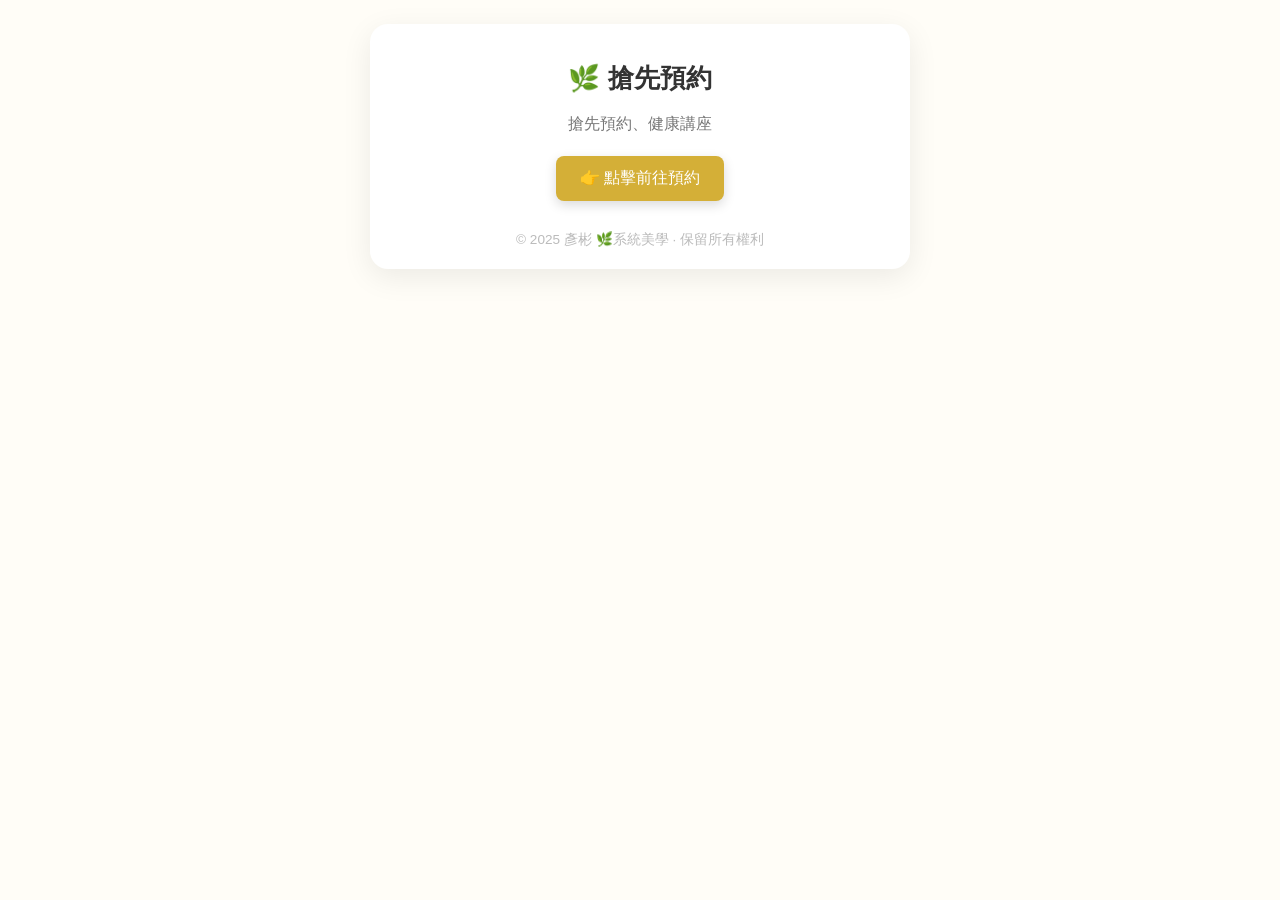
<file: index範例.html>
<!DOCTYPE html>
<html lang="zh-Hant">
<head>
  <meta charset="UTF-8" />
  <meta name="viewport" content="width=device-width, initial-scale=1" />
  <title>彥彬 🌿系統美學</title>
  <style>
    :root {
      --bg: #fffdf7;
      --text: #333;
      --subtext: #777;
      --accent: #d4af37;
      --shadow: rgba(0, 0, 0, 0.08);
    }

    body {
      margin: 0;
      padding: 24px 16px;
      font-family: 'Helvetica Neue', 'Segoe UI', sans-serif;
      background-color: var(--bg);
      color: var(--text);
      display: flex;
      flex-direction: column;
      align-items: center;
    }

    .container {
      width: 100%;
      max-width: 500px;
      background: white;
      padding: 20px;
      border-radius: 18px;
      box-shadow: 0 8px 30px var(--shadow);
      text-align: center;
    }

    h1 {
      font-size: 1.6em;
      margin-bottom: 12px;
    }

    p {
      font-size: 1em;
      color: var(--subtext);
      line-height: 1.5;
      margin-bottom: 20px;
    }

    .footer {
      text-align: center;
      font-size: 0.85em;
      color: #bbb;
      margin-top: 30px;
    }

    .btn {
      background-color: var(--accent);
      color: white;
      border: none;
      padding: 12px 24px;
      font-size: 1em;
      border-radius: 8px;
      cursor: pointer;
      box-shadow: 0 4px 12px rgba(0,0,0,0.15);
      transition: background-color 0.2s;
    }

    .btn:hover {
      background-color: #bfa332;
    }
  </style>
</head>
<body>
  <div class="container">
    <h1>🌿 搶先預約</h1>
    <p>搶先預約、健康講座</p>
    <button class="btn" onclick="handleClick()">👉 點擊前往預約</button>
    <div class="footer">© 2025 彥彬 🌿系統美學 · 保留所有權利</div>
  </div>

  <script src="https://static.line-scdn.net/liff/edge/2/sdk.js"></script>
  <script>
    const liffId = '2007475335-Z0LKm1wQ';
    const gasUrl = 'https://script.google.com/macros/s/AKfycbwS1hebUmigYIrY04BWyZ-en7Vx27Yr0KhbeWNIcoc_4kgZZkZ2QforhetnoH03hzx7/exec';
    const redirectUrl = 'https://lihi.cc/nXzqN';

    let liffReady = false;

    async function initLiff() {
      if (!liffReady) {
        try {
          await liff.init({ liffId });
          liffReady = true;
        } catch (err) {
          console.error("LIFF 初始化失敗", err);
        }
      }
    }

    async function handleClick() {
      await initLiff();

      if (!liff.isLoggedIn()) {
        localStorage.setItem('wantToRedirect', '1');
        liff.login();
        return;
      }

      await sendThenRedirect();
    }

    async function sendThenRedirect() {
      try {
        const profile = await liff.getProfile();
        const data = {
          userId: profile.userId || "無法取得",
          displayName: profile.displayName || "未知使用者",
          message: "Liff網頁",
          replyMessage: "預約/連結預約",
          timestamp: new Date().toISOString()
        };
        const query = new URLSearchParams(data).toString();
        await fetch(`${gasUrl}?${query}`);
        console.log("✅ 資料已送出");

        setTimeout(() => {
          window.location.href = redirectUrl;
        }, 500);
      } catch (e) {
        console.error("❌ 發生錯誤：", e);
        window.location.href = redirectUrl;
      }
    }

    window.addEventListener('load', async () => {
      await initLiff();

      if (liff.isLoggedIn() && localStorage.getItem('wantToRedirect') === '1') {
        localStorage.removeItem('wantToRedirect');
        await sendThenRedirect();
      }
    });
  </script>
</body>
</html>
</file>
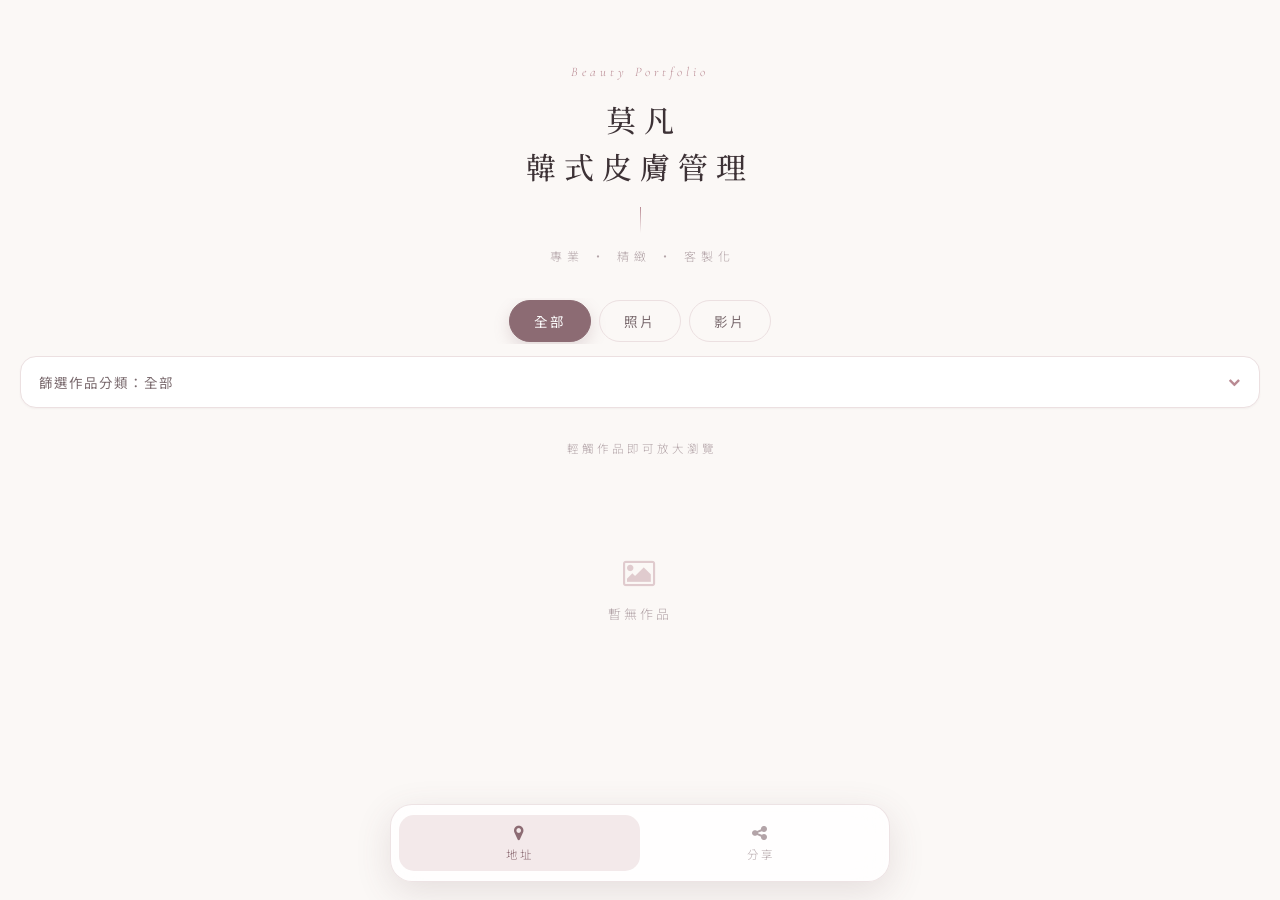
<file: mf.html>
<!DOCTYPE html>
<html lang="zh-TW">
<head>
  <meta charset="UTF-8">
  <meta name="viewport" content="width=device-width, initial-scale=1.0">
<title>莫凡韓式皮膚管理 | 作品集</title>
  <link rel="icon" href="data:;base64,iVBORw0KGgo=">
  <link rel="stylesheet" href="https://cdnjs.cloudflare.com/ajax/libs/font-awesome/4.7.0/css/font-awesome.min.css">
  <link rel="preconnect" href="https://fonts.googleapis.com">
  <link rel="preconnect" href="https://fonts.gstatic.com" crossorigin>
  <link href="https://fonts.googleapis.com/css2?family=Cormorant+Garamond:ital,wght@0,400;0,500;1,400&family=Noto+Serif+TC:wght@400;500;600&family=Noto+Sans+TC:wght@300;400;500&display=swap" rel="stylesheet">
  <style>
    /* ==============================================
       🎨 設計系統：全站統一色彩／字體變數
       porcelain 瓷白底 × morandi rose 玫瑰棕 × 宋體標題
       ============================================== */
    :root {
      --bg: #FBF8F6;            /* 瓷白底 */
      --card: #FFFFFF;          /* 卡片白 */
      --ink: #3D3236;           /* 深玫瑰炭（主文字） */
      --ink-soft: #7A6A6E;      /* 次要文字 */
      --ink-faint: #B3A4A8;     /* 弱化文字 */
      --rose: #B98A93;          /* 主玫瑰棕 */
      --rose-deep: #8C6B73;     /* 深玫瑰棕 */
      --rose-mist: #F3E9EA;     /* 玫瑰霧粉（淡底） */
      --line: #ECE0E1;          /* 髮絲分隔線 */
      --shadow-sm: 0 1px 2px rgba(96, 72, 78, 0.05);
      --shadow-md: 0 2px 6px rgba(96, 72, 78, 0.05), 0 12px 32px rgba(96, 72, 78, 0.08);
      --serif: 'Noto Serif TC', serif;
      --sans: 'Noto Sans TC', 'PingFang TC', 'Helvetica Neue', sans-serif;
      --latin-serif: 'Cormorant Garamond', 'Noto Serif TC', serif;
    }

    * {
      margin: 0;
      padding: 0; 
      box-sizing: border-box;
      -webkit-font-smoothing: antialiased;
      -webkit-tap-highlight-color: transparent;
    }
    body {
      background: var(--bg);
      font-family: var(--sans);
      font-weight: 300;
      padding-bottom: 120px;
      color: var(--ink);
    }

    /* ============ 開場載入 ============ */
    .loader-overlay {
      position: fixed;
      inset: 0;
      background: var(--bg);
      display: flex;
      align-items: center;
      justify-content: center;
      z-index: 9999;
      transition: opacity 0.6s ease, visibility 0.6s ease;
    }
    .loader-overlay.hidden {
      opacity: 0;
      visibility: hidden;
    }
    .loader-container {
      display: flex;
      flex-direction: column;
      align-items: center;
      gap: 22px;
    }
    .loader-ring {
      width: 46px;
      height: 46px;
      border: 1px solid var(--line);
      border-top: 1px solid var(--rose);
      border-radius: 50%;
      animation: loader-spin 1.2s linear infinite;
    }
    .loader-text {
      font-family: var(--serif);
      font-size: 14px;
      color: var(--rose);
      letter-spacing: 6px;
      text-indent: 6px;
      font-weight: 400;
    }
    @keyframes loader-spin {
      to { transform: rotate(360deg); }
    }

    /* ============ 頁首：宋體直式氣質排版 ============ */
    .page-header {
      padding: 64px 20px 34px;
      text-align: center;
      position: relative;
    }
    .header-eyebrow {
      font-family: var(--latin-serif);
      font-size: 13px;
      font-style: italic;
      color: var(--rose);
      letter-spacing: 4px;
      margin-bottom: 16px;
    }
    .page-title {
      font-family: var(--serif);
      font-size: 30px;
      font-weight: 500;
      color: var(--ink);
      letter-spacing: 8px;
      text-indent: 8px;
      line-height: 1.55;
      margin-bottom: 18px;
    }
    .header-rule {
      width: 1px;
      height: 26px;
      background: linear-gradient(180deg, var(--rose), transparent);
      margin: 0 auto 14px;
    }
    .page-subtitle {
      font-size: 12px;
      color: var(--ink-faint);
      letter-spacing: 5px;
      text-indent: 5px;
      font-weight: 300;
    }

    /* ============ 管理／使用介面切換 ============ */
    .mode-switch {
      display: none;
      justify-content: center;
      padding: 0 20px 26px;
    }
    .mode-switch-inner {
      display: flex;
      background: var(--card);
      border: 1px solid var(--line);
      border-radius: 100px;
      padding: 4px;
      box-shadow: var(--shadow-sm);
    }
    .mode-btn {
      padding: 9px 22px;
      border-radius: 100px;
      border: none;
      background: transparent;
      color: var(--ink-faint);
      font-family: var(--sans);
      font-size: 13px;
      font-weight: 400;
      letter-spacing: 1px;
      cursor: pointer;
      transition: all 0.35s ease;
      display: flex;
      align-items: center;
      gap: 6px;
    }
    .mode-btn.active {
      background: var(--rose-deep);
      color: #fff;
    }

    /* ============ 篩選列 ============ */
    .filter-nav {
      padding: 0 20px 26px;
      display: flex;
      flex-direction: column;
      gap: 12px;
    }
    .tab-group {
      display: flex;
      justify-content: center;
      gap: 8px;
      overflow-x: auto;
      padding: 2px;
    }
    .tab-group::-webkit-scrollbar { display: none; }
    .filter-tab {
      padding: 10px 24px;
      border-radius: 100px;
      background: transparent;
      border: 1px solid var(--line);
      color: var(--ink-soft);
      font-size: 13.5px;
      font-weight: 400;
      letter-spacing: 2px;
      white-space: nowrap;
      cursor: pointer;
      transition: all 0.35s cubic-bezier(0.4, 0, 0.2, 1);
    }
    .filter-tab.active {
      background: var(--rose-deep);
      color: #fff;
      border-color: var(--rose-deep);
      box-shadow: 0 6px 16px rgba(140, 107, 115, 0.22);
    }
    .filter-select-btn {
      width: 100%;
      padding: 15px 18px;
      border: 1px solid var(--line);
      border-radius: 16px;
      background: var(--card);
      font-family: var(--sans);
      font-size: 13.5px;
      letter-spacing: 1px;
      text-align: left;
      cursor: pointer;
      display: flex;
      justify-content: space-between;
      align-items: center;
      color: var(--ink-soft);
      box-shadow: var(--shadow-sm);
      transition: border-color 0.3s ease;
    }
    .filter-select-btn i {
      color: var(--rose);
      font-size: 12px;
    }

    /* ============ 作品統計 ============ */
    .works-count {
      text-align: center;
      font-family: var(--latin-serif);
      font-size: 13px;
      color: var(--ink-faint);
      letter-spacing: 2px;
      padding-bottom: 6px;
      font-weight: 400;
    }
    .works-count b {
      font-family: var(--serif);
      color: var(--rose-deep);
      font-weight: 500;
      font-size: 15px;
      margin: 0 3px;
    }
    .grid-hint {
      text-align: center;
      font-size: 11.5px;
      color: var(--ink-faint);
      letter-spacing: 3px;
      text-indent: 3px;
      margin: 0 0 22px;
    }

    /* ============ 上傳區（管理介面） ============ */
    .upload-area {
      padding: 0 20px 30px;
      display: none;
    }
    .upload-card {
      background: var(--card);
      border-radius: 20px;
      padding: 22px;
      box-shadow: var(--shadow-md);
      border: 1px solid var(--line);
    }
    .category-select-btn {
      width: 100%;
      padding: 15px 18px;
      border: 1px solid var(--line);
      border-radius: 14px;
      background: var(--bg);
      font-family: var(--sans);
      font-size: 13.5px;
      letter-spacing: 1px;
      text-align: left;
      cursor: pointer;
      display: flex;
      justify-content: space-between;
      align-items: center;
      margin-bottom: 14px;
      color: var(--ink-soft);
    }
    .category-select-btn i { color: var(--rose); font-size: 12px; }
    .upload-btn {
      width: 100%;
      padding: 16px;
      border-radius: 14px;
      border: none;
      background: var(--rose-deep);
      color: #fff;
      font-family: var(--sans);
      font-size: 14px;
      font-weight: 400;
      letter-spacing: 2px;
      cursor: pointer;
      transition: all 0.3s ease;
      box-shadow: 0 6px 16px rgba(140, 107, 115, 0.22);
    }
    .upload-btn:active { transform: scale(0.98); }
    .upload-btn:disabled {
      background: #E9E2E3;
      color: #B7ABAE;
      box-shadow: none;
      cursor: not-allowed;
    }
    #file-input { display: none; }

    /* ==============================================
       🖼️ 作品卡片：藝廊裱框式設計（本次質感升級核心）
       每件作品如同裱在畫框中的攝影作品：
       白框留邊（裱框 mat）＋ 髮絲內線 ＋ 宋體標籤說明卡
       ============================================== */
    .works-grid {
      display: grid;
      grid-template-columns: repeat(2, 1fr);
      gap: 18px 14px;
      padding: 0 20px;
    }
    .work-card {
      background: var(--card);
      border-radius: 6px; /* 畫框式的小圓角，比大圓角更沉穩高級 */
      overflow: hidden;
      border: 1px solid var(--line);
      box-shadow: var(--shadow-md);
      padding: 8px 8px 0; /* 裱框留邊：圖片四周留出白色框邊 */
      transition: transform 0.35s cubic-bezier(0.34, 1.3, 0.64, 1), box-shadow 0.35s ease;
      cursor: default;
      opacity: 0;
      transform: translateY(14px);
      animation: card-enter 0.6s cubic-bezier(0.22, 1, 0.36, 1) forwards;
    }
    .work-card:nth-child(1)  { animation-delay: 0.02s; }
    .work-card:nth-child(2)  { animation-delay: 0.08s; }
    .work-card:nth-child(3)  { animation-delay: 0.14s; }
    .work-card:nth-child(4)  { animation-delay: 0.20s; }
    .work-card:nth-child(5)  { animation-delay: 0.26s; }
    .work-card:nth-child(6)  { animation-delay: 0.32s; }
    .work-card:nth-child(7)  { animation-delay: 0.38s; }
    .work-card:nth-child(8)  { animation-delay: 0.44s; }
    .work-card:nth-child(9)  { animation-delay: 0.50s; }
    .work-card:nth-child(10) { animation-delay: 0.56s; }
    .work-card:nth-child(11) { animation-delay: 0.62s; }
    .work-card:nth-child(12) { animation-delay: 0.68s; }
    @keyframes card-enter {
      to { opacity: 1; transform: translateY(0); }
    }
    .work-card:active {
      transform: scale(0.975);
      box-shadow: var(--shadow-sm);
    }

    .media-box {
      width: 100%;
      aspect-ratio: 1 / 1;
      overflow: hidden;
      cursor: pointer;
      position: relative;
      background: var(--rose-mist);
      border-radius: 3px; /* 框內照片的極小圓角 */
    }
    /* 裱框髮絲內線：照片邊緣一圈極細的內框線 */
    .media-box::before {
      content: "";
      position: absolute;
      inset: 0;
      border: 1px solid rgba(140, 107, 115, 0.10);
      border-radius: 3px;
      z-index: 3;
      pointer-events: none;
    }
    .work-img, .work-video-cover {
      width: 100%;
      height: 100%;
      object-fit: cover;
      display: block;
      opacity: 0;
      transition: opacity 0.5s ease, transform 0.7s cubic-bezier(0.22, 1, 0.36, 1);
    }
    .work-img.loaded, .work-video-cover.loaded {
      opacity: 1;
    }
    .media-box:active .work-img,
    .media-box:active .work-video-cover {
      transform: scale(1.04);
    }

    /* 右上角媒材小標（照片/影片） */
    .card-type-icon {
      position: absolute;
      top: 8px;
      right: 8px;
      width: 24px;
      height: 24px;
      border-radius: 50%;
      background: rgba(61, 50, 54, 0.42);
      backdrop-filter: blur(6px);
      -webkit-backdrop-filter: blur(6px);
      display: flex;
      align-items: center;
      justify-content: center;
      color: rgba(255, 255, 255, 0.92);
      font-size: 9.5px;
      z-index: 2;
      pointer-events: none;
    }

    /* 骨架載入：品牌花飾 */
    .img-skeleton {
      position: absolute;
      inset: 0;
      background: linear-gradient(100deg, var(--rose-mist) 30%, #FAF3F4 50%, var(--rose-mist) 70%);
      background-size: 200% 100%;
      animation: skeleton-shine 1.5s ease-in-out infinite;
    }
    .img-skeleton::after {
      content: "\2740";
      position: absolute;
      top: 50%;
      left: 50%;
      transform: translate(-50%, -50%);
      font-size: 20px;
      color: rgba(185, 138, 147, 0.45);
    }
    .img-skeleton.hidden { display: none; }
    @keyframes skeleton-shine {
      0% { background-position: 200% 0; }
      100% { background-position: -200% 0; }
    }
    .video-play-icon {
      position: absolute;
      top: 50%;
      left: 50%;
      transform: translate(-50%, -50%);
      width: 48px;
      height: 48px;
      background: rgba(255, 255, 255, 0.24);
      backdrop-filter: blur(10px);
      -webkit-backdrop-filter: blur(10px);
      border: 1px solid rgba(255, 255, 255, 0.55);
      border-radius: 50%;
      display: flex;
      align-items: center;
      justify-content: center;
      color: #fff;
      font-size: 15px;
      padding-left: 4px;
      pointer-events: none;
      box-shadow: 0 4px 18px rgba(0, 0, 0, 0.2);
      z-index: 2;
    }

    /* 說明卡：如裱框下方的作品名牌，宋體置中 */
    .work-info {
      padding: 12px 6px 13px;
      text-align: center;
      position: relative;
    }
    .work-tag {
      display: flex;
      align-items: center;
      justify-content: center;
      gap: 7px;
      width: 100%;
      font-family: var(--serif);
      font-size: 13px;
      font-weight: 500;
      letter-spacing: 1.5px;
      text-indent: 1.5px;
      color: var(--rose-deep);
      /* 🔧 修正：長分類名（如「韓式皮膚管理」）禁止換行，
         窄卡片時由兩側飾線自動收縮讓位，文字永遠保持單行 */
      white-space: nowrap;
    }
    .work-tag::before,
    .work-tag::after {
      content: "";
      display: inline-block;
      flex: 1 1 4px;      /* 可伸縮：空間不夠時自動縮短，空間充裕時撐開 */
      max-width: 16px;    /* 最長不超過16px，維持精緻比例 */
      min-width: 0;
      height: 1px;
      background: linear-gradient(90deg, transparent, var(--rose));
      opacity: 0.7;
    }
    .work-tag::after {
      background: linear-gradient(90deg, var(--rose), transparent);
    }
    .work-operate { display: flex; margin-top: 10px; padding: 0 2px; }

    .delete-btn {
      width: 100%;
      padding: 8px 0;
      border-radius: 8px;
      border: 1px solid rgba(196, 121, 121, 0.4);
      background: transparent;
      color: #C47979;
      font-family: var(--sans);
      font-size: 11.5px;
      font-weight: 400;
      letter-spacing: 2px;
      cursor: pointer;
      display: none;
      transition: all 0.25s ease;
    }
    .delete-btn:active {
      background: #C47979;
      color: #fff;
      border-color: transparent;
    }

    .empty-tip {
      text-align: center;
      padding: 80px 20px;
      color: var(--ink-faint);
      font-size: 13px;
      letter-spacing: 3px;
      grid-column: span 2;
    }
    .empty-tip i {
      display: block;
      font-size: 30px;
      margin-bottom: 16px;
      color: var(--rose);
      opacity: 0.4;
    }

    /* ============ 彈窗 ============ */
    .modal {
      position: fixed;
      inset: 0;
      background: rgba(43, 34, 37, 0.75);
      backdrop-filter: blur(4px);
      -webkit-backdrop-filter: blur(4px);
      z-index: 1000;
      display: none;
      align-items: center !important;
      justify-content: center !important;
      padding: 20px;
    }
    .modal-content {
      background: var(--card);
      width: 100%;
      max-width: 320px;
      border-radius: 22px;
      padding: 28px 24px;
      text-align: center;
      margin: 0 auto;
      box-shadow: 0 24px 64px rgba(43, 34, 37, 0.3);
    }
    .modal-content h3 {
      font-family: var(--serif);
      font-size: 16px;
      font-weight: 500;
      letter-spacing: 3px;
      text-indent: 3px;
      color: var(--ink);
      margin-bottom: 18px;
    }
    .category-item {
      padding: 14px;
      margin: 8px 0;
      border-radius: 14px;
      background: var(--bg);
      border: 1px solid transparent;
      cursor: pointer;
      font-size: 14px;
      letter-spacing: 2px;
      color: var(--ink-soft);
      transition: all 0.25s ease;
    }
    .category-item.active {
      background: var(--rose-deep);
      color: #fff;
      box-shadow: 0 6px 16px rgba(140, 107, 115, 0.25);
    }
    .loading-modal .loading-text {
      margin-top: 14px;
      font-size: 13px;
      letter-spacing: 2px;
      color: var(--ink-soft);
    }
    .loading-modal .loader {
      width: 38px; height: 38px;
      border: 1px solid var(--line);
      border-top: 1px solid var(--rose);
      border-radius: 50%;
      animation: spin 1s linear infinite;
      margin: 0 auto;
    }
    @keyframes spin { to { transform: rotate(360deg); } }

    /* ============ 放大檢視 ============ */
    #carouselModal {
      background: rgba(28, 22, 24, 0.96);
      backdrop-filter: blur(6px);
      -webkit-backdrop-filter: blur(6px);
    }
    .carousel-content { position: relative; width: 92%; max-width: 500px; text-align: center; margin: 0 auto; }
    .carousel-media {
      width: 100%;
      max-height: 78vh;
      object-fit: contain;
      border-radius: 6px;
      box-shadow: 0 24px 80px rgba(0, 0, 0, 0.5);
    }
    .carousel-loading {
      color: rgba(255, 255, 255, 0.75);
      font-size: 13px;
      letter-spacing: 4px;
      font-family: var(--serif);
    }
    .carousel-counter {
      position: absolute;
      top: -42px;
      left: 50%;
      transform: translateX(-50%);
      color: rgba(255, 255, 255, 0.7);
      font-family: var(--latin-serif);
      font-size: 14px;
      letter-spacing: 4px;
    }
    .carousel-btn {
      position: absolute; top: 50%; transform: translateY(-50%);
      background: rgba(255, 255, 255, 0.08);
      backdrop-filter: blur(8px);
      -webkit-backdrop-filter: blur(8px);
      border: 1px solid rgba(255, 255, 255, 0.14);
      color: #fff;
      width: 46px; height: 46px; border-radius: 50%; font-size: 15px; cursor: pointer; z-index: 1001;
      transition: background 0.25s ease;
    }
    .carousel-prev { left: 8px; }
    .carousel-next { right: 8px; }
    .carousel-close {
      position: absolute; top: 22px; right: 22px; background: transparent;
      color: rgba(255, 255, 255, 0.85); border: none; font-size: 34px; cursor: pointer;
      font-weight: 300;
    }

    /* ============ 底部導覽：霧面玻璃 ============ */
    .bottom-nav {
      position: fixed; bottom: 18px; left: 50%; transform: translateX(-50%);
      width: 92%; max-width: 500px;
      background: rgba(255, 255, 255, 0.82);
      backdrop-filter: blur(16px);
      -webkit-backdrop-filter: blur(16px);
      border: 1px solid rgba(236, 224, 225, 0.9);
      border-radius: 22px;
      box-shadow: 0 10px 36px rgba(96, 72, 78, 0.14);
      padding: 10px 8px; display: flex; z-index: 99;
    }
    .bottom-nav-item {
      flex: 1; display: flex; flex-direction: column; align-items: center;
      justify-content: center; gap: 5px;
      color: var(--ink-faint);
      font-size: 11.5px;
      letter-spacing: 2px;
      cursor: pointer; transition: all 0.3s ease; border-radius: 15px; padding: 9px 0;
    }
    .bottom-nav-item.active {
      color: var(--rose-deep);
      background: var(--rose-mist);
    }
    .bottom-nav-item i { font-size: 17px; }

    @media (prefers-reduced-motion: reduce) {
      .work-card { animation: none; opacity: 1; transform: none; }
      .img-skeleton { animation: none; }
    }
  </style>
  <script src="https://static.line-scdn.net/liff/edge/2/sdk.js"></script>
</head>
<body>

<div class="loader-overlay" id="loaderOverlay">
  <div class="loader-container">
    <div class="loader-ring"></div>
    <div class="loader-text">作品載入中</div>
  </div>
</div>

<div class="page-header">
  <p class="header-eyebrow">Beauty Portfolio</p>
  <h1 class="page-title">莫凡<br>韓式皮膚管理</h1>
  <div class="header-rule"></div>
  <p class="page-subtitle">專業 · 精緻 · 客製化</p>
</div>

<div class="mode-switch" id="modeSwitch">
  <div class="mode-switch-inner">
    <button class="mode-btn active" id="modeUserBtn" onclick="setViewMode('user')">
      <i class="fa fa-eye"></i> 使用介面
    </button>
    <button class="mode-btn" id="modeAdminBtn" onclick="setViewMode('admin')">
      <i class="fa fa-cog"></i> 管理介面
    </button>
  </div>
</div>

<div class="filter-nav">
  <div class="tab-group media-tabs">
    <div class="filter-tab active" data-type="all-media">全部</div>
    <div class="filter-tab" data-type="image">照片</div>
    <div class="filter-tab" data-type="video">影片</div>
  </div>
  <button class="filter-select-btn" id="filterCategoryBtn" onclick="openFilterCategoryModal()">
    <span>篩選作品分類：全部</span><i class="fa fa-chevron-down"></i>
  </button>
</div>

<div class="upload-area" id="uploadArea">
  <div class="upload-card">
    <button class="category-select-btn" id="categoryBtn" onclick="openCategoryModal()">
      <span>選擇上傳分類：美甲</span><i class="fa fa-chevron-down"></i>
    </button>
    <button class="upload-btn" id="uploadBtn" onclick="triggerFile()">
      <i class="fa fa-plus"></i> 批量上傳作品（多圖/多影片）
    </button>
    <input type="file" id="file-input" accept="image/*,video/*" multiple>
  </div>
</div>

<div class="works-count" id="worksCount"></div>
<p class="grid-hint">輕觸作品即可放大瀏覽</p>
<div class="works-grid" id="worksList"></div>

<div class="modal" id="categoryModal">
  <div class="modal-content">
    <h3>選擇作品分類</h3>
    <div class="category-item active" data-val="nail">美甲</div>
    <div class="category-item" data-val="eyelash">美睫</div>
    <div class="category-item" data-val="eyebrow">霧眉/霧唇</div>
    <div class="category-item" data-val="skin">韓式皮膚管理</div>
    <div class="category-item" data-val="exosome">外泌體育髮</div>
    <div class="category-item" data-val="private">私密粉嫩術</div>
  </div>
</div>

<div class="modal" id="filterCategoryModal">
  <div class="modal-content">
    <h3>篩選作品分類</h3>
    <div class="category-item active" data-val="all">全部</div>
    <div class="category-item" data-val="nail">美甲</div>
    <div class="category-item" data-val="eyelash">美睫</div>
    <div class="category-item" data-val="eyebrow">霧眉/霧唇</div>
    <div class="category-item" data-val="skin">韓式皮膚管理</div>
    <div class="category-item" data-val="exosome">外泌體育髮</div>
    <div class="category-item" data-val="private">私密粉嫩術</div>
  </div>
</div>

<div class="modal loading-modal" id="loadingModal">
  <div class="modal-content"><div class="loader"></div><div class="loading-text">批量上傳中，請稍候...</div></div>
</div>

<div class="modal" id="carouselModal">
  <button class="carousel-close" onclick="closeCarousel()">&times;</button>
  <button class="carousel-btn carousel-prev" onclick="prevSlide()"><i class="fa fa-chevron-left"></i></button>
  <div class="carousel-content">
    <div class="carousel-counter" id="carouselCounter"></div>
    <div class="carousel-loading" id="carouselLoading" style="display:none;">載入中</div>
    <img id="carouselImg" class="carousel-media" style="display:none;">
    <video id="carouselVideo" class="carousel-media" controls style="display:none;"></video>
  </div>
  <button class="carousel-btn carousel-next" onclick="nextSlide()"><i class="fa fa-chevron-right"></i></button>
</div>

<div class="bottom-nav">
  <div class="bottom-nav-item active" id="navAddress">
    <i class="fa fa-map-marker"></i><span>地址</span>
  </div>
  <div class="bottom-nav-item" id="navShare">
    <i class="fa fa-share-alt"></i><span>分享</span>
  </div>
</div>

<script>
const GAS_URL = "https://script.google.com/macros/s/AKfycbxQl92tgurrQmQO137YtukSt18bfiY3OXNNBA-tTFOrEXXfUbxRDXmDc4qfiTXTeRk1bg/exec";
const CONFIG = {
  LIFF_ID: "2009598216-hGqsxRN9"
};

let currentMediaFilter = "all-media";
let currentCategoryFilter = "all";
let allWorksData = [];
let filteredWorksData = [];
let selectedCategory = "nail";
let currentSlideIndex = 0;
const uploadBtn = document.getElementById("uploadBtn");
const listDom = document.getElementById('worksList');
const loaderOverlay = document.getElementById('loaderOverlay');
const uploadArea = document.getElementById('uploadArea');
const MAX_VIDEO_SIZE = 50 * 1024 * 1024;

let LINE_USER_ID = "guest_" + Date.now();
let LINE_USER_NAME = "LINE使用者";
let isAdmin = false;

// 'user'＝使用介面（一般顧客畫面）、'admin'＝管理介面（可上傳/刪除）
let viewMode = 'user';

const categoryMap = { nail: "美甲", eyelash: "美睫", eyebrow: "霧眉/霧唇", skin: "韓式皮膚管理", exosome: "外泌體育髮", private: "私密粉嫩術" };
const DEFAULT_VIDEO_COVER = "https://picsum.photos/id/1048/1080/1080";

const imageDataCache = new Map();
let gridObserver = null;

function checkAdminByBackend() {
  const encodedId = encodeURIComponent(LINE_USER_ID);
  const script = document.createElement('script');
  script.src = `${GAS_URL}?action=checkAdmin&lineId=${encodedId}&callback=onAdminCheck&_=${Date.now()}`;
  document.body.appendChild(script);
}

window.onAdminCheck = function(res) {
  isAdmin = res?.isAdmin === true;
  if (isAdmin) {
    document.getElementById('modeSwitch').style.display = 'flex';
    console.log("✅ 管理员登录成功");
  } else {
    console.log("❌ 非管理员");
  }
  applyViewMode();
};

function setViewMode(mode) {
  if (!isAdmin) return;
  viewMode = mode;
  document.getElementById('modeUserBtn').classList.toggle('active', mode === 'user');
  document.getElementById('modeAdminBtn').classList.toggle('active', mode === 'admin');
  applyViewMode();
}

function applyViewMode() {
  const showAdminUI = isAdmin && viewMode === 'admin';
  uploadArea.style.display = showAdminUI ? 'block' : 'none';
  renderWorks();
}

async function initLiff() {
  try {
    await liff.init({ liffId: CONFIG.LIFF_ID });
    if (!liff.isLoggedIn()) {
      liff.login();
      return;
    }
    const p = await liff.getProfile();
    LINE_USER_ID = p.userId;
    LINE_USER_NAME = p.displayName;
  } catch (e) {
    console.log("LIFF 初始化完成");
  } finally {
    checkAdminByBackend();
  }
}

function blobToBase64(blob) {
  return new Promise((resolve) => {
    const reader = new FileReader();
    reader.onload = () => resolve(reader.result);
    reader.readAsDataURL(blob);
  });
}

// 置中裁切（cover）後再縮放，維持原始比例、避免變形
function compressImage(file, maxSize, quality) {
  return new Promise((resolve) => {
    const img = new Image();
    const url = URL.createObjectURL(file);
    img.src = url;
    img.onload = function() {
      const canvas = document.createElement("canvas");
      const ctx = canvas.getContext("2d");
      canvas.width = maxSize;
      canvas.height = maxSize;

      const srcW = img.naturalWidth;
      const srcH = img.naturalHeight;
      const srcRatio = srcW / srcH;

      let sx, sy, sw, sh;
      if (srcRatio > 1) {
        sh = srcH; sw = srcH; sx = (srcW - sw) / 2; sy = 0;
      } else {
        sw = srcW; sh = srcW; sx = 0; sy = (srcH - sh) / 2;
      }

      ctx.drawImage(img, sx, sy, sw, sh, 0, 0, maxSize, maxSize);
      canvas.toBlob((blob) => resolve(blob), "image/jpeg", quality);
      URL.revokeObjectURL(url);
    };
  });
}

// 確保壓縮後的圖片絕對塞得進 Google Sheets 單一儲存格 50,000 字元上限
const SHEET_CELL_SAFE_LIMIT = 48000;
async function compressImageSafe(file) {
  let maxSize = 1080;
  let quality = 0.75;
  let blob = await compressImage(file, maxSize, quality);
  let base64 = await blobToBase64(blob);
  let attempts = 0;

  while (base64.length > SHEET_CELL_SAFE_LIMIT && attempts < 6) {
    if (quality > 0.35) {
      quality = Math.max(0.35, quality - 0.1);
    } else {
      maxSize = Math.round(maxSize * 0.8);
    }
    blob = await compressImage(file, maxSize, quality);
    base64 = await blobToBase64(blob);
    attempts++;
  }

  return { base64, tooLarge: base64.length > SHEET_CELL_SAFE_LIMIT };
}

function showLoading() { document.getElementById("loadingModal").style.display = "flex"; uploadBtn.disabled = true; }
function hideLoading() { document.getElementById("loadingModal").style.display = "none"; uploadBtn.disabled = false; }

function openCategoryModal() { 
  document.getElementById("categoryModal").style.display = "flex"; 
}
document.querySelectorAll('#categoryModal .category-item').forEach(item => {
  item.addEventListener('click', () => {
    document.querySelectorAll('#categoryModal .category-item').forEach(i => i.classList.remove('active'));
    item.classList.add('active');
    selectedCategory = item.dataset.val;
    document.getElementById("categoryBtn").innerHTML = `<span>選擇分類：${item.innerText}</span><i class="fa fa-chevron-down"></i>`;
    document.getElementById("categoryModal").style.display = "none";
  });
});

function openFilterCategoryModal() { 
  document.getElementById("filterCategoryModal").style.display = "flex"; 
}
document.querySelectorAll('#filterCategoryModal .category-item').forEach(item => {
  item.addEventListener('click', () => {
    document.querySelectorAll('#filterCategoryModal .category-item').forEach(i => i.classList.remove('active'));
    item.classList.add('active');
    currentCategoryFilter = item.dataset.val;
    document.getElementById("filterCategoryBtn").innerHTML = `<span>篩選分類：${item.innerText}</span><i class="fa fa-chevron-down"></i>`;
    document.getElementById("filterCategoryModal").style.display = "none";
    renderWorks();
  });
});

document.querySelectorAll('.media-tabs .filter-tab').forEach(tab => {
  tab.addEventListener('click', () => {
    document.querySelectorAll('.media-tabs .filter-tab').forEach(t => t.classList.remove('active'));
    tab.classList.add('active');
    currentMediaFilter = tab.dataset.type;
    renderWorks();
  });
});

function triggerFile() { 
  document.getElementById('file-input').click(); 
}

document.getElementById('file-input').onchange = async function(e) {
  const files = Array.from(e.target.files);
  if (files.length === 0) return;

  const validFiles = files.filter(file => {
    if (file.type.startsWith('video/') && file.size > MAX_VIDEO_SIZE) {
      alert(`❌ ${file.name} 超過50MB`);
      return false;
    }
    return true;
  });

  if (validFiles.length === 0) { this.value = ''; return; }

  try {
    showLoading();
    let successCount = 0;
    let tooLargeCount = 0;
    const categoryName = categoryMap[selectedCategory] || '未分類';

    for (let file of validFiles) {
      try {
        const isImage = file.type.startsWith('image/');
        let base64;

        if (isImage) {
          const result = await compressImageSafe(file);
          if (result.tooLarge) {
            tooLargeCount++;
            continue;
          }
          base64 = result.base64;
        } else {
          base64 = await blobToBase64(file);
        }

        const res = await fetch(GAS_URL, {
          method: "POST",
          headers: { "Content-Type": "application/x-www-form-urlencoded" },
          body: new URLSearchParams({
            action: "upload",
            lineId: LINE_USER_ID,
            type: selectedCategory,
            mediaType: isImage ? "image" : "video",
            title: `${categoryName} - 作品`,
            url: base64
          })
        });

        const result = await res.json();
        if (result.ok) successCount++;
        else if (result.error === "image_too_large") tooLargeCount++;
      } catch (err) {}
    }

    hideLoading();
    let msg = `✅ 上傳完成：${successCount}/${validFiles.length} 個`;
    if (tooLargeCount > 0) msg += `\n⚠️ ${tooLargeCount} 張圖片壓縮後仍過大，已略過`;
    alert(msg);
    await loadAllWorks();
    renderWorks();
  } catch (err) {
    hideLoading();
    alert("❌ 上傳失敗");
  }
  this.value = '';
};

async function loadAllWorks() {
  try {
    const res = await fetch(GAS_URL + "?t=" + new Date().getTime());
    const data = await res.json();
    allWorksData = Array.isArray(data.list) ? data.list : [];
    allWorksData.reverse();
  } catch (e) { 
    allWorksData = []; 
  }
}

async function fetchImageContent(id) {
  if (imageDataCache.has(id)) return imageDataCache.get(id);
  try {
    const res = await fetch(`${GAS_URL}?action=getImage&id=${encodeURIComponent(id)}&t=${Date.now()}`);
    const data = await res.json();
    const url = data.url || "";
    imageDataCache.set(id, url);
    return url;
  } catch (e) {
    return "";
  }
}

function setupLazyImageObserver() {
  if (gridObserver) gridObserver.disconnect();

  gridObserver = new IntersectionObserver((entries, observer) => {
    entries.forEach(entry => {
      if (!entry.isIntersecting) return;
      const el = entry.target;
      observer.unobserve(el);
      const id = el.dataset.id;
      fetchImageContent(id).then(url => {
        if (!url) return;
        el.src = url;
        el.classList.add('loaded');
        const skeleton = el.parentElement.querySelector('.img-skeleton');
        if (skeleton) skeleton.classList.add('hidden');
      });
    });
  }, { rootMargin: "200px 0px" });

  document.querySelectorAll('.lazy-img').forEach(el => gridObserver.observe(el));
}

// 更新作品數量統計列（依目前篩選結果顯示）
function updateWorksCount() {
  const countDom = document.getElementById('worksCount');
  const total = filteredWorksData.length;
  if (total === 0) {
    countDom.innerHTML = "";
    return;
  }
  const imgCount = filteredWorksData.filter(i => i.mediaType === "image").length;
  const vidCount = total - imgCount;
  let parts = [];
  if (imgCount > 0) parts.push(`照片<b>${imgCount}</b>`);
  if (vidCount > 0) parts.push(`影片<b>${vidCount}</b>`);
  countDom.innerHTML = `共<b>${total}</b>件作品 · ${parts.join(' · ')}`;
}

function renderWorks() {
  filteredWorksData = [...allWorksData];
  if (currentMediaFilter !== "all-media") filteredWorksData = filteredWorksData.filter(i => i?.mediaType === currentMediaFilter);
  if (currentCategoryFilter !== "all") filteredWorksData = filteredWorksData.filter(i => i?.category === currentCategoryFilter);

  updateWorksCount();

  if (filteredWorksData.length === 0) { 
    listDom.innerHTML = `<div class="empty-tip"><i class="fa fa-picture-o"></i>暫無作品</div>`; 
    return; 
  }

  const showDelete = isAdmin && viewMode === 'admin';
  const deleteBtnDisplay = showDelete ? "block" : "none";

  listDom.innerHTML = filteredWorksData.map((item, index) => `
    <div class="work-card" data-id="${item.id}">
      <div class="media-box" onclick="openCarousel(${index})">
        ${item.mediaType === "image"
          ? `<span class="card-type-icon"><i class="fa fa-camera"></i></span>
             <div class="img-skeleton"></div><img data-id="${item.id}" class="work-img lazy-img" loading="lazy">`
          : `<span class="card-type-icon"><i class="fa fa-video-camera"></i></span>
             <img src="${DEFAULT_VIDEO_COVER}" class="work-video-cover loaded" loading="lazy"><div class="video-play-icon">▶</div>`}
      </div>
      <div class="work-info">
        <div class="work-tag">${categoryMap[item.category] || '未分類'}</div>
        <div class="work-operate">
          <button class="delete-btn" onclick="deleteWork('${item.id}')" style="display:${deleteBtnDisplay}"><i class="fa fa-trash-o"></i> 刪除作品</button>
        </div>
      </div>
    </div>
  `).join("");

  setupLazyImageObserver();
}

async function openCarousel(index) {
  currentSlideIndex = index;
  document.getElementById("carouselModal").style.display = "flex";
  await showSlide();
}
function closeCarousel() { 
  document.getElementById("carouselModal").style.display = "none"; 
  const video = document.getElementById("carouselVideo");
  video.pause(); 
  video.src = '';
}
async function showSlide() {
  if (filteredWorksData.length === 0) return;
  const item = filteredWorksData[currentSlideIndex];
  const img = document.getElementById("carouselImg");
  const video = document.getElementById("carouselVideo");
  const loading = document.getElementById("carouselLoading");
  document.getElementById("carouselCounter").innerText = `${currentSlideIndex + 1} / ${filteredWorksData.length}`;
  img.style.display = "none";
  video.style.display = "none";

  if (item.mediaType === "image") {
    loading.style.display = "block";
    const url = await fetchImageContent(item.id);
    loading.style.display = "none";
    if (!url) return;
    img.src = url;
    img.style.display = "block";
  } else {
    video.src = item.fullUrl;
    video.style.display = "block";
    video.play().catch(() => {});
  }
}
function prevSlide() { 
  currentSlideIndex = (currentSlideIndex -1 + filteredWorksData.length) % filteredWorksData.length; 
  showSlide(); 
}
function nextSlide() { 
  currentSlideIndex = (currentSlideIndex +1) % filteredWorksData.length; 
  showSlide(); 
}

async function deleteWork(id) {
  if (!isAdmin || viewMode !== 'admin') {
    alert("❌ 您無權限執行此操作");
    return;
  }
  if (!confirm("確定刪除？")) return;
  
  try {
    const res = await fetch(GAS_URL, {
      method: "POST",
      headers: { "Content-Type": "application/x-www-form-urlencoded" },
      body: new URLSearchParams({ 
        action: "delete", 
        lineId: LINE_USER_ID,
        id: id 
      })
    });
    const result = await res.json();
    if (result.ok) { 
      imageDataCache.delete(id);
      alert("✅ 刪除成功！"); 
      await loadAllWorks(); 
      renderWorks(); 
    } else {
      alert("❌ 刪除失敗");
    }
  } catch (e) {
    alert("❌ 刪除失敗");
  }
}

document.querySelectorAll('.bottom-nav-item').forEach(item => {
  item.addEventListener('click', () => {
    document.querySelectorAll('.bottom-nav-item').forEach(nav => nav.classList.remove('active'));
    item.classList.add('active');
    const text = item.querySelector('span').innerText;
    switch(text) {
      case '地址': window.open('https://share.google/L5vzxJrpotDQnkWAx', '_blank'); break;
      case '分享': window.open('line://nv/recommendOA/@997zfvfm', '_blank'); break;
    }
  });
});

window.addEventListener('load', async () => {
  uploadBtn.disabled = true;
  await initLiff();
  await loadAllWorks();
  uploadBtn.disabled = false;
  loaderOverlay.classList.add('hidden');
  renderWorks();
});
</script>
</body>
</html>
</file>
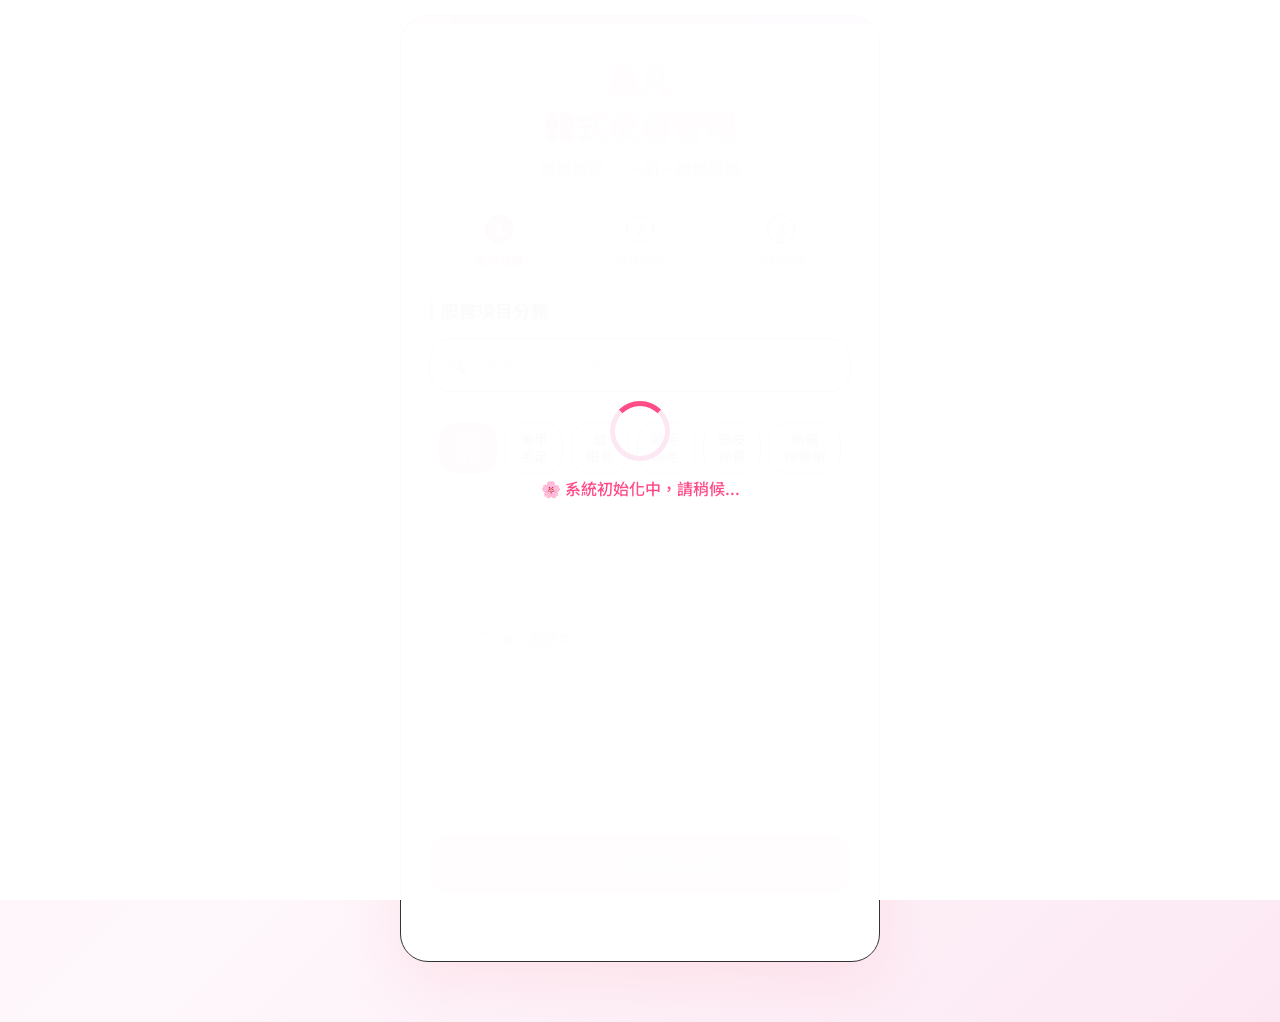
<file: text.html>
<!DOCTYPE html>
<html lang="zh-Hant">
<head>
  <meta charset="UTF-8">
  <meta name="viewport" content="width=device-width, initial-scale=1.0">
  <title>莫凡韓式皮膚管理 | 線上預約</title>
  <link rel="icon" href="data:,">
   <script src="https://static.line-scdn.net/liff/edge/2/sdk.js" async defer></script> 
  <style>
    @import url('https://fonts.googleapis.com/css2?family=Noto+Sans+TC:wght@400,500,700,900&display=swap');
    *{box-sizing:border-box;margin:0;padding:0}
    body{
      background:linear-gradient(135deg,#fdf2f8 0%,#fef7fb 50%,#fce8f3 100%);
      font-family:'Noto Sans TC',sans-serif;color:#444;
      display:flex;justify-content:center;min-height:100vh;
      padding:15px 10px 60px;
    }
    main{
      background:#fff;border-radius:28px;
      box-shadow:0 20px 60px rgba(255,133,162,0.15);
      width:100%;max-width:480px;padding:40px 28px;
      position:relative;overflow:hidden;
      border: 1px solid #333;
    }
    main::before{
      content:'';position:absolute;top:0;left:0;
      width:100%;height:8px;
      background:linear-gradient(90deg,#ff8da1,#ff4d88,#c77dff);
    }
    .header{text-align:center;margin-bottom:35px}
    .main-title{
      font-size:2rem;font-weight:900;
      background:linear-gradient(90deg,#ff4d88,#ff8da1,#c77dff);
      -webkit-background-clip:text;color:transparent;
      margin-bottom:8px;
    }
    .sub-title{font-size:1rem;color:#888;font-weight:500}
    
    .step-bar{
      display:flex;justify-content:space-between;
      margin-bottom:30px;position:relative;
    }
    .step-bar::before{
      content:'';position:absolute;top:12px;left:10%;right:10%;
      height:3px;background:#f0f0f0;z-index:1;
    }
    .step{
      display:flex;flex-direction:column;align-items:center;
      position:relative;z-index:2;width:33%;
      cursor: pointer;
      transition: 0.3s;
    }
    .step-num{
      width:28px;height:28px;border-radius:50%;
      background:#f0f0f0;color:#999;
      display:flex;align-items:center;justify-content:center;
      font-weight:700;margin-bottom:8px;
      border: 1px solid #333;
      transition:0.3s;
    }
    .step-text{font-size:12px;color:#999;font-weight:500}
    .step.active .step-num{background:#ff4d88;color:#fff}
    .step.active .step-text{color:#ff4d88;font-weight:700}
    .step:hover:not(.active) .step-text{color:#ff4d88;}

    .section{margin-bottom:28px;display:none}
    .section.active{display:block}
    .section-title{
      font-size:1.1rem;font-weight:700;
      color:#333;margin-bottom:15px;
      display:flex;align-items:center;gap:8px;
    }
    .section-title::before{
      content:'';width:4px;height:20px;
      background:#ff4d88;border-radius:2px;
    }

    .search-wrapper {
      position: relative;
      margin-bottom: 20px;
    }
    .search-container {
      display:flex;align-items:center;padding:0 18px;
      background:#ffffff;border-radius:22px;
      box-shadow:0 6px 18px rgba(255,77,136,0.1);
      border:1px solid #333;transition:all 0.3s ease;
    }
    .search-container:focus-within {border-color:#ff8da1}
    .search-icon {font-size:16px;color:#ff4d88;margin-right:12px;}
    .search-input {flex:1;height:52px;border:none;outline:none;background:transparent;font-size:15px;color:#444;padding:0 5px;}
    .search-input::placeholder {color:#c0c0c0;font-weight:500;}
    .search-clear {width:24px;height:24px;display:flex;align-items:center;justify-content:center;font-size:12px;color:#999;background:#f8f9fa;border-radius:50%;cursor:pointer;transition:0.3;border:1px solid #333;opacity:0;pointer-events:none;}
    .search-clear.show {opacity:1;pointer-events:all;}
    .search-clear:hover {background:#ff4d88;color:#fff;}

.category-tabs{
  display:flex;
  gap:8px;
  padding:10px 0;
  margin-bottom:15px;
  justify-content:center;
  align-items:center;
  flex-wrap:wrap;
  overflow-x:visible;
  row-gap: 10px;
}
    .category-tabs::-webkit-scrollbar{height:0}
    .tab{padding:8px 14px;border-radius:20px;background:#f8f9fa;border:1px solid #333;font-size:14px;font-weight:500;cursor:pointer;white-space:nowrap;transition:0.3s;text-align:center;line-height:1.2;}
    .tab.active{background:#ff4d88;color:#fff;border-color:#ff4d88}

    .service-grid{display:grid;grid-template-columns:1fr 1fr;gap:10px;max-height:320px;overflow-y:auto;padding-right:5px;min-height:280px;}
.service-card{
  padding:12px 10px;
  border-radius:16px;
  background:#fafbfc;
  border:1px solid #333;
  text-align:center;
  /* 文字加大 */
  font-size:14px;
  font-weight:500;
  cursor:pointer;
  transition:0.3s;
  min-height:80px;
  /* 核心修复：垂直居中 + 自动换行 + 防止文字挤压 */
  display:flex;
  flex-direction:column;
  justify-content:center;
  align-items:center;
  line-height:1.5;
  word-break:break-word;
  gap:4px;
}
    .service-card:hover{border-color:#ff8da1;background:#fdf2f8}
    .service-card.active{background:#ff4d88;color:#fff;border-color:#ff4d88}
    .service-duration{font-size:11px;margin-top:3px;opacity:0.8}
    .service-desc{font-size:10px;color:#666;margin-top:2px;opacity:0.7;line-height:1.2;}
    .service-card.active .service-duration,.service-card.active .service-desc{color:#fff;opacity:1;}

    .pagination {
      display: flex;
      align-items: center;
      justify-content: center;
      gap: 4px;
      margin: 15px 0;
      padding: 8px 0;
      flex-wrap: nowrap !important;
      overflow: visible !important;
      width: 100%;
    }
    .pagination::-webkit-scrollbar {display: none;}
    .page-btn {
      min-width: max-content;
      padding: 0 10px;
      height: 36px;
      border-radius: 12px;
      border:1px solid #333;
      background:#f8f9fa;
      color:#666;
      font-size:13px;
      font-weight:600;
      cursor:pointer;
      white-space: nowrap;
      transition: 0.3s;
    }
    .page-btn:hover:not(:disabled) {background:#ff4d88;color:#fff;}
    .page-btn:disabled {background:#e9ecef;color:#ccc;}
    .page-text {
      min-width:45px;
      text-align:center;
      font-size:14px;
      font-weight:600;
      color:#333;
      white-space: nowrap;
    }

    .week-slider{
      display: grid;
      grid-template-columns: repeat(5, 1fr);
      gap: 6px;
      padding: 10px 0;
      margin: 0 auto;
      overflow: hidden;
      justify-content: center;
      align-items: center;
      max-width: 320px;
    }
    .week-day{
      padding: 10px 4px;
      border-radius:12px;background:#fafbfc;
      border:1px solid #333;
      text-align:center;
      cursor:pointer;
      transition: 0.3s;
    }
    .week-day.active{background:#ff4d88;color:#fff;}
    .week-day-date{font-weight:700;margin-bottom:2px;font-size:14px;}
    .week-day-week{font-size:11px;}

.staff-avatar {
  width: 48px;
  height: 48px;
  border-radius: 50%;
  /* 原代码：background: #fff; → 会覆盖图片，修改为下方代码 */
  background-color: #fff; 
  flex-shrink: 0;
  box-shadow: 0 4px 12px rgba(255,77,136,0.2);
  border: 2px solid #fff;
  background-size: cover;
  background-position: center;
  background-repeat: no-repeat;
}
    .staff-list{display:flex;flex-direction:column;gap:10px;}
    .staff-item{
      padding:15px 20px;
      border-radius:16px;
      background:#fafbfc;
      border:1px solid #333;
      cursor:pointer;
      display: flex;
      align-items: center;
      gap: 16px;
    }
    .staff-item.active{background:#fdf2f8;border-color:#ff4da1}
    .staff-info{flex:1;}
    .staff-name{font-weight:700;margin-bottom:4px;font-size:16px;}
    .staff-time{font-size:12px;color:#666;}

    .time-grid{display:grid;grid-template-columns:repeat(4,1fr);gap:8px;max-height:320px;overflow-y:auto;padding-right:5px;}
    .time-btn{padding:12px 4px;border-radius:14px;background:#fafbfc;border:1px solid #333;text-align:center;font-weight:500;cursor:pointer;transition:0.3s;font-size:13px;}
    .time-btn.active{background:#ff4d88;color:#fff;}
    .time-btn:hover:not(.active){border-color:#ff8da1;background:#fdf2f8;}

    .loading{
      text-align:center;
      color:#999;
      padding:20px;
      font-size:14px;
      display: flex;
      align-items: center;
      justify-content: center;
      gap: 8px;
      white-space: nowrap;
    }
    .loading-icon{
      width: 16px;
      height: 16px;
      border: 2px solid #f0f0f0;
      border-top: 2px solid #ff4d88;
      border-radius: 50%;
      animation: spin 1s linear infinite;
    }
    @keyframes spin{100%{transform:rotate(360deg)}}
    @keyframes pulse{
      0%{opacity:0.6;}
      50%{opacity:1;}
      100%{opacity:0.6;}
    }

    .form-group{margin-bottom:20px}
    label{font-weight:600;color:#333;display:block;margin-bottom:8px;}
    input,textarea,select{width:100%;height:54px;padding:0 20px;border-radius:16px;border:1px solid #333;background:#fafbfc;font-size:15px;font-family:'Noto Sans TC',sans-serif;}
    input:focus,textarea:focus,select:focus{outline:none;border-color:#ff8da1;background:#fdf2f8;}
    textarea{min-height:120px;resize:none;padding:15px 20px;}
    .birthday-row{display:flex;gap:10px;}
    .birthday-row select{flex:1;}

    .btn-next{width:100%;height:58px;background:linear-gradient(135deg,#FF5D8F,#FF3377);border:1px solid #333;border-radius:20px;color:#fff;font-size:16px;font-weight:700;cursor:pointer;font-family:'Noto Sans TC',sans-serif;margin-top:10px;transition:0.3s;}
    .btn-next:disabled{opacity:0.6;cursor:not-allowed;}
    .btn-next.loading {background:#ccc;pointer-events:none;}

#loadingOverlay{position:fixed;inset:0;background:rgba(255,255,255,0.98);display:flex;flex-direction:column;align-items:center;justify-content:center;z-index:9999;}
.loading-spinner{width:60px;height:60px;border:5px solid #fce8f3;border-top:5px solid #ff4d88;border-radius:50%;animation:spin 1s linear infinite;margin-bottom:15px;}

    .modal-overlay {position:fixed;inset:0;background:rgba(0,0,0,0.6);display:flex;align-items:center;justify-content:center;z-index:99999;opacity:0;pointer-events:none;transition:opacity 0.3s ease;}
    .modal-overlay.active {opacity:1;pointer-events:all;}
    .modal-box {background:#fff;border-radius:20px;padding:30px 25px;width:90%;max-width:380px;text-align:center;border:1px solid #333;transform:scale(0.9);transition:transform 0.3s ease;}
    .modal-overlay.active .modal-box{transform:scale(1);}
    .modal-icon{font-size:40px;margin-bottom:15px;color:#ff4d88;}
    .modal-title{font-size:18px;font-weight:700;margin-bottom:10px;color:#333;}
    .modal-desc{margin-bottom:25px;color:#666;font-size:14px;}
    .modal-btn{width:100%;height:50px;border-radius:12px;border:1px solid #333;background:#ff4d88;color:#fff;font-size:15px;font-weight:600;cursor:pointer;font-family:'Noto Sans TC',sans-serif;}
    .modal-btn:hover{background:#ff3377;}

    /* ====================== 管理員後台樣式（不影響原本介面） ====================== */
    .admin-float {
      position: fixed;
      top: 12px;
      left: 12px;
      z-index: 9999;
      background: #ff4d88;
      color: #fff;
      padding: 8px 14px;
      border-radius: 50px;
      font-size: 13px;
      font-weight: 700;
      box-shadow: 0 4px 12px rgba(255,77,136,0.3);
      cursor: pointer;
      display: none;
    }
    .admin-panel {
      position: fixed;
      inset: 0;
      background: rgba(0,0,0,0.7);
      z-index: 99999;
      display: none;
      align-items: center;
      justify-content: center;
      padding: 20px;
    }
    .admin-box {
      background: #fff;
      width: 100%;
      max-width: 480px;
      border-radius: 24px;
      max-height: 85vh;
      overflow-y: auto;
      padding: 24px;
      border: 1px solid #333;
    }
    .admin-title {
      font-size: 18px;
      font-weight: 900;
      color: #ff4d88;
      margin-bottom: 16px;
      text-align: center;
    }
    .admin-tab {
      display: flex;
      gap: 8px;
      margin-bottom: 16px;
    }
    .admin-tab-btn {
      flex: 1;
      padding: 10px;
      border-radius: 12px;
      background: #f8f9fa;
      border: 1px solid #333;
      font-weight: 600;
      cursor: pointer;
    }
    .admin-tab-btn.active {
      background: #ff4d88;
      color: #fff;
    }
    .admin-section {
      display: none;
    }
    .admin-section.active {
      display: block;
    }
    .admin-form {
      display: flex;
      flex-direction: column;
      gap: 12px;
      margin-bottom: 20px;
    }
    .admin-form input, .admin-form select {
      height: 48px;
    }
    .admin-btn {
      width: 100%;
      height: 50px;
      border-radius: 14px;
      background: #ff4d88;
      color: #fff;
      font-weight: 700;
      border: 1px solid #333;
      cursor: pointer;
    }
    .admin-list {
      max-height: 300px;
      overflow-y: auto;
      border: 1px solid #eee;
      border-radius: 12px;
      padding: 8px;
    }
    .admin-item {
      padding: 12px;
      border-bottom: 1px solid #f0f0f0;
      font-size: 13px;
    }
    .admin-item:last-child {
      border-bottom: none;
    }
    .admin-close {
      text-align: center;
      margin-top: 16px;
      color: #666;
      cursor: pointer;
      font-size: 14px;
    }
    .admin-del {
      color: #ff4444;
      font-size: 12px;
      cursor: pointer;
      margin-left: 8px;
    }
</style>
</head>

<body>

<!-- 管理員浮窗按鈕 -->
<div class="admin-float" id="adminFloat">🔒 管理後台</div>

<!-- 管理員後台面板 -->
<div class="admin-panel" id="adminPanel">
  <div class="admin-box">
    <div class="admin-title">📊 莫凡美容 管理系統</div>
    <div class="admin-tab">
      <div class="admin-tab-btn active" data-admin="schedule">班表管理</div>
      <div class="admin-tab-btn" data-admin="record">預約查詢</div>
    </div>

    <!-- 班表管理 -->
    <div class="admin-section active" id="adminSchedule">
      <div class="admin-form">
        <select id="adminStaff">
          <option value="">選擇美容師</option>
        </select>
        <input type="date" id="adminDate">
        <input type="time" id="adminStart" placeholder="開始時間">
        <input type="time" id="adminEnd" placeholder="結束時間">
        <button class="admin-btn" id="saveSchedule">儲存班表</button>
      </div>
      <div class="admin-list" id="scheduleList"></div>
    </div>

    <!-- 預約查詢 -->
    <div class="admin-section" id="adminRecord">
      <div class="admin-form">
        <input type="date" id="recordDate">
        <button class="admin-btn" id="queryRecord">查詢當日預約</button>
      </div>
      <div class="admin-list" id="recordList"></div>
    </div>

    <div class="admin-close" id="adminClose">關閉</div>
  </div>
</div>

<div id="loadingOverlay">
  <div class="loading-spinner"></div>
  <div style="color:#ff4d88;font-size:16px;font-weight:500;">🌸 系統初始化中，請稍候...</div>
</div>

<div class="modal-overlay" id="modal">
  <div class="modal-box">
    <div class="modal-icon">✅</div>
    <h3 class="modal-title">預約成功</h3>
    <p class="modal-desc">您的預約已提交，我們會盡快與您確認</p>
    <button class="modal-btn" id="modalBtn">確認</button>
  </div>
</div>

<main>
  <div class="header">
    <h1 class="main-title">莫凡<br>韓式皮膚管理</h1>
    <p class="sub-title">專業美容 · 一對一精緻服務</p>
  </div>

  <div class="step-bar">
    <div class="step active" data-step="1"><div class="step-num">1</div><div class="step-text">選擇服務</div></div>
    <div class="step" data-step="2"><div class="step-num">2</div><div class="step-text">選擇日期</div></div>
    <div class="step" data-step="3"><div class="step-num">3</div><div class="step-text">預約資訊</div></div>
  </div>

  <div class="section active" id="step1">
    <div class="section-title">服務項目分類</div>
    <div class="search-wrapper">
      <div class="search-container">
        <span class="search-icon">🔍</span>
        <input class="search-input" id="serviceSearch" placeholder="搜尋全部服務項目">
        <span class="search-clear" id="searchClear">✕</span>
      </div>
    </div>
    <div class="category-tabs">
      <div class="tab active" data-cate="面部">面部<br>管理</div>
      <div class="tab" data-cate="美甲">美甲<br>手足</div>
      <div class="tab" data-cate="眉眼">眉<br>眼唇</div>
      <div class="tab" data-cate="除毛">睫毛<br>除毛</div>
      <div class="tab" data-cate="頭皮">頭皮<br>保養</div>
      <div class="tab" data-cate="乳暈">無痛<br>粉嫩術</div>
    </div>
    <div class="service-grid" id="serviceGrid"><div class="loading"><div class="loading-icon"></div>載入服務中...</div></div>
    <div class="pagination" id="pagination"></div>
    <button class="btn-next" id="nextToDate" disabled>下一步：選擇預約日期</button>
  </div>

  <div class="section" id="step2">
    <div class="section-title">選擇預約日期</div>
    <div class="pagination" id="datePagination"></div>
    <div class="week-slider" id="weekSlider"><div class="loading"><div class="loading-icon"></div>載入排班中...</div></div>
    
    <div class="section-title">選擇美容師</div>
    <div class="staff-list" id="staffList"><div class="loading"><div class="loading-icon"></div>請先選擇日期</div></div>
    <div class="section-title">選擇預約時段</div>
    <div class="time-grid" id="timeGrid"><div class="loading"><div class="loading-icon"></div>請先選擇美容師</div></div>
    <button class="btn-next" id="nextToInfo" disabled>下一步：填寫預約資訊</button>
  </div>

  <div class="section" id="step3">
    <div class="section-title">預約資訊</div>
    <div class="form-group">
      <label>姓名 *</label>
      <input type="text" id="name" required placeholder="請輸入您的姓名">
    </div>
    <div class="form-group">
      <label>聯絡電話 * (格式：0912-345-678)</label>
      <input type="tel" id="phone" required placeholder="請輸入手機號碼" maxlength="12">
    </div>
    <div class="form-group">
      <label>生日（ 填寫會贈送『生日優惠』 ）</label>
      <div class="birthday-row">
        <select id="birthYear"><option value="">請選擇年</option></select>
        <select id="birthMonth"><option value="">請選擇月</option></select>
        <select id="birthDay"><option value="">請選擇日</option></select>
      </div>
    </div>
    <div class="form-group">
      <label>備註</label>
      <textarea id="extraInfo" placeholder="請輸入其他需要說明的事項（選填）"></textarea>
    </div>
    <button class="btn-next" id="submitBtn">確認提交預約</button>
  </div>

  <input type="hidden" id="selectedService">
  <input type="hidden" id="selectedDate">
  <input type="hidden" id="selectedStaff">
  <input type="hidden" id="selectedTime">
  <input type="hidden" id="lineId">
  <input type="hidden" id="lineName">
</main>

<script>
const CONFIG = {
  SCRIPT_URL: "https://script.google.com/macros/s/AKfycbwgKFHvVz6ZrPN4gkFGP4DMJ6Gwi8DFpLZ5JlMlC-TgL0NnSClqLZvHgtgvlKr1FljcoA/exec",
  LIFF_ID: "2009598216-MmBS77sp"
};

let userId = "";
let userName = "";
const weekDays = ['日','一','二','三','四','五','六'];
const PAGE_SIZE = 6;
const DATE_PAGE_SIZE = 5;
let currentDatePage = 0;
let totalDatePages = 0;
let allDateList = [];

let currentPage=1, totalPage=1, currentServiceList=[], searchKeyword="";
let currentCategory = "面部";
const GLOBAL_DATA = {dateList:[], allServices:[], staffData:{}, staffServices:{} };

const CATEGORIES = {
  "面部":["液態飛梭","無痛清粉刺","無痛清粉刺+修護敏感項目","無痛清粉刺+靚白水光肌項目","進化黑矽晶重返年輕課程","黑臉娃娃","除疣","除斑","臉部深層保濕課程","臉部皮秒課程","臉部白藻針課程","臉部清粉刺","高階保養"],
  "美甲":["光療美甲","卸甲","光療美甲加卸甲","剪手腳指甲","手部保養","足部保養"],
  "眉眼":["霧眉","霧唇","洗眉"],
  "除毛":["除私密毛","腋下私毛","接睫毛","角蛋白"],
  "頭皮":["外泌體育髮"],
  "乳暈":["無痛粉嫩乳暈術"]
};

// 🔥 美容師自訂頭像（替換成你的圖片鏈接即可）
function getStaffAvatar(staffName) {
  const avatarMap = {
    "小惠": "https://yb131419.github.io/MoFan/IMG_6059.jpg",
    "Tina": "https://yb131419.github.io/MoFan/IMG_6058.jpg",
    "Nini": "https://picsum.photos/seed/xiaoting/200/200",
        "彥彬": "https://picsum.photos/seed/xiaoting/200/200",
    "auto": "https://picsum.photos/seed/default/200/200"
  };
  return avatarMap[staffName] || "https://picsum.photos/seed/default/200/200";
}

document.querySelectorAll('.step').forEach(step => {
  step.addEventListener('click', () => {
    const targetStep = step.dataset.step;
    goStep(targetStep);
  });
});

function initBirthdaySelect() {
  const yearSel = document.getElementById('birthYear');
  const monthSel = document.getElementById('birthMonth');
  const daySel = document.getElementById('birthDay');
  
  const now = new Date();
  const currentYear = now.getFullYear();
  for(let y=1940; y<=currentYear; y++){
    const opt = document.createElement('option');
    opt.value = y;
    opt.textContent = y + '年';
    yearSel.appendChild(opt);
  }
  for(let m=1; m<=12; m++){
    const opt = document.createElement('option');
    opt.value = m;
    opt.textContent = m + '月';
    monthSel.appendChild(opt);
  }
  const updateDays = () => {
    daySel.innerHTML = '<option value="">請選擇日</option>';
    const y = yearSel.value;
    const m = monthSel.value;
    if(!y || !m) return;
    const days = new Date(y, m, 0).getDate();
    for(let d=1; d<=days; d++){
      const opt = document.createElement('option');
      opt.value = d;
      opt.textContent = d + '日';
      daySel.appendChild(opt);
    }
  };
  yearSel.addEventListener('change', updateDays);
  monthSel.addEventListener('change', updateDays);
}

function formatPhoneNumber(phone) {
  let numbers = phone.replace(/\D/g, '');
  if(numbers.startsWith('09')){
    if(numbers.length <=4) return numbers;
    if(numbers.length <=7) return numbers.slice(0,4) + '-' + numbers.slice(4);
    return numbers.slice(0,4) + '-' + numbers.slice(4,7) + '-' + numbers.slice(7,10);
  }
  return numbers;
}

// ====================== 【修復：精準台北時區計算（無瀏覽器誤差）】 ======================
function getTaipeiDateString(date) {
  const formatter = new Intl.DateTimeFormat('zh-CN', {
    timeZone: 'Asia/Taipei',
    year: 'numeric',
    month: '2-digit',
    day: '2-digit'
  });
  const parts = formatter.formatToParts(new Date(date));
  const year = parts.find(p => p.type === 'year').value;
  const month = parts.find(p => p.type === 'month').value;
  const day = parts.find(p => p.type === 'day').value;
  return `${year}-${month}-${day}`;
}
function getTodayTaipei() {
  return getTaipeiDateString(new Date());
}
function getCurrentTaipeiTime() {
  const now = new Date();
  const taipeiTime = new Date(now.toLocaleString('en-US', { timeZone: 'Asia/Taipei' }));
  return taipeiTime;
}
// ========================================================================

// 【核心修復：強制2小時預約緩衝】隱藏2小時內的時段，解決車程趕不到問題
function isTimeSlotValid(slotTime, workStart, workEnd, serviceDuration, selectedDate) {
  try {
    if (!slotTime || !workStart || !workEnd || !serviceDuration) return false;

    const nowTaipei = getCurrentTaipeiTime();
    // 🔥 強制2小時緩衝（車程專用）：預約時間必須晚於當前時間+120分鐘
    const minAvailableTime = new Date(nowTaipei.getTime() + 2 * 60 * 60 * 1000);
    
    const slotDateTime = new Date(`${selectedDate}T${slotTime}:00+08:00`);
    const startWork = new Date(`${selectedDate}T${workStart}:00+08:00`);
    const endWork = new Date(`${selectedDate}T${workEnd}:00+08:00`);
    const serviceEndTime = new Date(slotDateTime.getTime() + serviceDuration * 60000);

    // 1. 服務全程在營業時間內
    const inBusinessHours = slotDateTime >= startWork && serviceEndTime <= endWork;
    // 2. 預約時間 ≥ 當前時間+2小時（強制規則）
    const enoughBuffer = slotDateTime >= minAvailableTime;

    return inBusinessHours && enoughBuffer;
  } catch (e) {
    console.error("時段驗證錯誤:", e);
    return false;
  }
}

// 【修復：日期過濾】隱藏過期日期，只顯示可預約日期
function getValidDatesByService(serviceName) {
  const today = getTodayTaipei();
  let validDates = (GLOBAL_DATA.dateList || []).filter(d => d && d >= today);

  if (!serviceName) return validDates;

  validDates = validDates.filter(date => {
    const staffList = GLOBAL_DATA.staffData[date] || [];
    if (staffList.length === 0) return false;

    return staffList.some(staff => {
      const staffServices = GLOBAL_DATA.staffServices[staff.name] || [];
      return staffServices.some(item => item.name === serviceName);
    });
  });

  return validDates;
}

function gasRequest(action, params, callback) {
  const safeParams = params || {};
  let url = CONFIG.SCRIPT_URL + "?action=" + encodeURIComponent(action);
  for(let k in safeParams) {
    const val = safeParams[k] || "";
    url += "&"+encodeURIComponent(k)+"="+encodeURIComponent(val);
  }
  
  const xhr = new XMLHttpRequest();
  xhr.open("GET", url, true);
  xhr.timeout = 15000;
  xhr.ontimeout = function() {
    callback({status:"error",message:"請求超時，請稍後再試"});
  };
  xhr.onload = function(){
    try{ 
      const resData = JSON.parse(xhr.responseText || "{}");
      callback(resData || {status:"error",message:"數據格式異常"}); 
    }
    catch(e){ 
      callback({status:"error",message:"系統異常："+e.message}); 
    }
  };
  xhr.onerror = function(){ 
    callback({status:"error",message:"網路異常，請檢查網路連接"}) 
  };
  xhr.send();
}

function showModal(type,title,desc){
  const m = document.getElementById('modal');
  const iconEl = m.querySelector('.modal-icon');
  const titleEl = m.querySelector('.modal-title');
  const descEl = m.querySelector('.modal-desc');
  
  iconEl.textContent = type==='success'?'✅':'❌';
  iconEl.style.color = type==='success'?'#ff4d88':'#e74c3c';
  titleEl.textContent = title;
  descEl.textContent = desc;
  m.classList.add('active');
}
function closeModal(){
  document.getElementById('modal').classList.remove('active');
}

function goStep(s){
  document.querySelectorAll('.section').forEach(e=>e.classList.remove('active'));
  document.querySelectorAll('.step').forEach(e=>e.classList.remove('active'));
  document.getElementById('step'+s).classList.add('active');
  document.querySelector(`.step[data-step="${s}"]`).classList.add('active');
  window.scrollTo({top:0, behavior:'smooth'});
}

function renderPagination(){
  const p = document.getElementById('pagination');
  if(totalPage<=1){ p.innerHTML=''; return; }
  p.innerHTML = `
    <button class="page-btn" ${currentPage===1?'disabled':''} onclick="currentPage=1;renderCurrentPage()">首頁</button>
    <button class="page-btn" ${currentPage===1?'disabled':''} onclick="currentPage--;renderCurrentPage()">上一頁</button>
    <span class="page-text">${currentPage}/${totalPage}</span>
    <button class="page-btn" ${currentPage===totalPage?'disabled':''} onclick="currentPage++;renderCurrentPage()">下一頁</button>
    <button class="page-btn" ${currentPage===totalPage?'disabled':''} onclick="currentPage=totalPage;renderCurrentPage()">末頁</button>
  `;
}

function renderCurrentPage(){
  const g = document.getElementById('serviceGrid');
  g.innerHTML = '';
  if(!currentServiceList.length){ g.innerHTML='<div class="loading"><div class="loading-icon"></div>暫無符合條件的服務</div>'; renderPagination(); return; }
  
  const startIdx = (currentPage-1)*PAGE_SIZE;
  const list = currentServiceList.slice(startIdx, startIdx+PAGE_SIZE);
  
  list.forEach(item=>{
    if(!item?.name) return;

    let descText = item.desc || '';
    if(item.name === "外泌體育髮"){
      descText = "（三個月份 無效全額退款)<br>另送整套外泌體組合<br>總額 $35000";
    }
    if(item.name === "無痛粉嫩乳暈術"){
      descText = "不需做2~3次<br>做一次就能還回<br>嬰兒時期的『粉嫩色澤』";
    }

    const c = document.createElement('div');
    c.className='service-card';
    c.innerHTML = `
      ${item.name}
      <span class="service-duration">${item.duration || 0}分</span>
      <span class="service-desc">${descText}</span>
    `;
    c.onclick = function handleServiceClick() {
      document.querySelectorAll('.service-card').forEach(x=>x.classList.remove('active'));
      c.classList.add('active');
      document.getElementById('selectedService').value = item.name;
      document.getElementById('nextToDate').disabled = false;
      
      renderFilteredDates();
    };
    g.appendChild(c);
  });
  renderPagination();
}

function renderFilteredDates() {
  const selectedService = document.getElementById('selectedService').value.trim();
  allDateList = getValidDatesByService(selectedService);
  totalDatePages = Math.ceil(allDateList.length / DATE_PAGE_SIZE);
  currentDatePage = 0;
  
  const w = document.getElementById('weekSlider');
  if (!allDateList.length) {
    w.innerHTML = '<div class="loading"><div class="loading-icon"></div>暫無可預約的日期</div>';
    document.getElementById('datePagination').innerHTML = '';
    return;
  }
  
  renderCurrentDatePage();
  renderDatePagination();
}

function renderServices(){
  currentPage=1;
  const allServices = GLOBAL_DATA.allServices || [];
  const selectedStaff = document.getElementById('selectedStaff').value.trim();
  
  let filtered = [];
  if(selectedStaff && GLOBAL_DATA.staffServices[selectedStaff]){
    filtered = GLOBAL_DATA.staffServices[selectedStaff].filter(item => 
      CATEGORIES[currentCategory].includes(item.name)
    );
  } else {
    filtered = allServices.filter(item => CATEGORIES[currentCategory].includes(item.name));
  }

  filtered = filtered.filter(s=> s?.name && (searchKeyword==='' || s.name.includes(searchKeyword)));
  
  currentServiceList = filtered;
  totalPage = Math.ceil(currentServiceList.length/PAGE_SIZE);
  renderCurrentPage();
}

function renderDatePagination(){
  const p = document.getElementById('datePagination');
  if(totalDatePages <= 1){ p.innerHTML = ''; return; }
  p.innerHTML = `
    <button class="page-btn" ${currentDatePage === 0 ? 'disabled' : ''} onclick="goDatePage(0)">首頁</button>
    <button class="page-btn" ${currentDatePage === 0 ? 'disabled' : ''} onclick="goDatePage(currentDatePage - 1)">上一頁</button>
    <span class="page-text">${currentDatePage + 1}/${totalDatePages}</span>
    <button class="page-btn" ${currentDatePage === totalDatePages - 1 ? 'disabled' : ''} onclick="goDatePage(currentDatePage + 1)">下一頁</button>
    <button class="page-btn" ${currentDatePage === totalDatePages - 1 ? 'disabled' : ''} onclick="goDatePage(totalDatePages - 1)">末頁</button>
  `;
}
function goDatePage(page){
  if(page < 0 || page >= totalDatePages) return;
  currentDatePage = page;
  renderCurrentDatePage();
  renderDatePagination();
}
function renderCurrentDatePage(){
  const w = document.getElementById('weekSlider');
  w.innerHTML = '';
  
  const start = currentDatePage * DATE_PAGE_SIZE;
  const end = start + DATE_PAGE_SIZE;
  const currentDates = allDateList.slice(start, end);

  currentDates.forEach(d=>{
    const el = document.createElement('div');
    el.className = 'week-day';
    const [,month,day] = d.split('-');
    const week = weekDays[new Date(d).getDay()];
    el.innerHTML = `<div class="week-day-date">${month}/${day}</div><div class="week-day-week">週${week}</div>`;
    el.onclick = function handleDateClick() {
      document.querySelectorAll('.week-day').forEach(x=>x.classList.remove('active'));
      el.classList.add('active');
      document.getElementById('selectedDate').value = d;
      renderStaff(d);
    };
    w.appendChild(el);
  });
}

function renderDates(){
  allDateList = getValidDatesByService('');
  totalDatePages = Math.ceil(allDateList.length / DATE_PAGE_SIZE);
  currentDatePage = 0;
  
  const w = document.getElementById('weekSlider');
  if(!allDateList.length){ 
    w.innerHTML='<div class="loading"><div class="loading-icon"></div>暫無可預約的日期</div>'; 
    document.getElementById('datePagination').innerHTML = '';
    return; 
  }
  renderCurrentDatePage();
  renderDatePagination();
}

function renderStaff(date){
  const s = document.getElementById('staffList');
  const selectedService = document.getElementById('selectedService').value.trim();
  
  s.innerHTML = '<div class="loading"><div class="loading-icon"></div>載入美容師中...</div>';
  document.getElementById('selectedStaff').value = '';
  document.getElementById('timeGrid').innerHTML = '<div class="loading"><div class="loading-icon"></div>請先選擇美容師</div>';
  document.getElementById('nextToInfo').disabled = true;
  
  if(!date || !GLOBAL_DATA.staffData){ s.innerHTML='<div class="loading"><div class="loading-icon"></div>請選擇有效日期</div>'; return; }
  
  let staffList = GLOBAL_DATA.staffData[date] || [];
  if(!staffList.length){ s.innerHTML='<div class="loading"><div class="loading-icon"></div>當日無美容師值班</div>'; return; }

  if(selectedService){
    staffList = staffList.filter(staff => {
      const staffServices = GLOBAL_DATA.staffServices[staff.name] || [];
      return staffServices.some(item => item.name === selectedService);
    });
  }

  if(!staffList.length){ 
    s.innerHTML='<div class="loading"><div class="loading-icon"></div>當日無美容師可提供此服務</div>'; 
    return; 
  }
  
  s.innerHTML = '';

  // ========== 新增：不指定美容師選項 ==========
  const autoEl = document.createElement('div');
  autoEl.className = 'staff-item';
  autoEl.innerHTML = `
    <div class="staff-avatar" style="background-image: url('${getStaffAvatar('auto')}')"></div>
    <div class="staff-info">
      <div class="staff-name">不指定美容師</div>
      <div class="staff-time">系統自動分配</div>
    </div>
  `;
  autoEl.onclick = function () {
    document.querySelectorAll('.staff-item').forEach(x=>x.classList.remove('active'));
    autoEl.classList.add('active');
    document.getElementById('selectedStaff').value = 'auto';
    renderServices();
    renderSlots();
  };
  s.appendChild(autoEl);
  // ==========================================

  staffList.forEach(st=>{
    if(!st) return;
    const el = document.createElement('div');
    el.className='staff-item';
    el.innerHTML = `
      <div class="staff-avatar" style="background-image: url('${getStaffAvatar(st.name)}')"></div>
      <div class="staff-info">
        <div class="staff-name">${st.name} 老師</div>
        <div class="staff-time">營業時間：${st.start}~${st.end}</div>
      </div>
    `;
    el.onclick = function handleStaffClick() {
      document.querySelectorAll('.staff-item').forEach(x=>x.classList.remove('active'));
      el.classList.add('active');
      document.getElementById('selectedStaff').value = st.name;
      renderServices();
      renderSlots();
    };
    s.appendChild(el);
  });
}

function renderSlots(){
  const date = document.getElementById('selectedDate').value.trim();
  const staffName = document.getElementById('selectedStaff').value.trim();
  const serviceName = document.getElementById('selectedService').value.trim();
  const g = document.getElementById('timeGrid');

  if(!serviceName){ g.innerHTML='<div class="loading"><div class="loading-icon"></div>請先選擇服務項目</div>'; return; }
  if(!date || !staffName){ g.innerHTML='<div class="loading"><div class="loading-icon"></div>請先選擇日期和美容師</div>'; return; }

  const staffList = GLOBAL_DATA.staffData[date] || [];
  const staffInfo = staffList.find(s => s.name === staffName) || {};
  const serviceInfo = GLOBAL_DATA.allServices.find(s => s.name === serviceName) || {};
  const serviceDuration = serviceInfo?.duration || 60;

  let workStart = staffInfo.start || "09:00";
  let workEnd = staffInfo.end || "21:00";

  g.innerHTML = '<div class="loading"><div class="loading-icon"></div>載入可用時段中...</div>';
  document.getElementById('selectedTime').value = '';
  document.getElementById('nextToInfo').disabled = true;

  gasRequest("getSlots", { 
    date: date, 
    staff: staffName, 
    service: serviceName 
  }, function handleSlotResponse(res){
    if(!res || res?.status !== "success"){
      const msg = res?.message || '網路異常，無法載入時段';
      showModal('error','載入失敗', msg);
      g.innerHTML = '<div class="loading"><div class="loading-icon"></div>載入時段失敗，請重新選擇</div>';
      return;
    }

    let slots = res.slots || [];
    g.innerHTML = '';

    // 修復後的時段過濾：強制隱藏2小時內時段
    slots = slots.filter(item => {
      return item?.time && isTimeSlotValid(item.time, workStart, workEnd, serviceDuration, date);
    });

    if(slots.length === 0){
      g.innerHTML = '<div class="loading"><div class="loading-icon"></div>當前無可用預約時段</div>';
      return;
    }

    slots.forEach((item)=>{
      if(!item?.time) return;
      const timeText = item.time.trim();
      const b = document.createElement('div');
      b.className = 'time-btn';
      b.textContent = timeText;
      
      b.onclick = function handleTimeClick() {
        document.querySelectorAll('.time-btn').forEach(x=>x.classList.remove('active'));
        b.classList.add('active');
        document.getElementById('selectedTime').value = timeText;
        document.getElementById('nextToInfo').disabled = false;
      };
      g.appendChild(b);
    });
  });
}

function loadAllData(){
  gasRequest("getAllData",{},function handleAllDataResponse(res){
    document.getElementById('loadingOverlay').style.display='none';
    if(res?.status==="success"){
      GLOBAL_DATA.dateList = res.dateList || [];
      GLOBAL_DATA.allServices = res.services || [];
      GLOBAL_DATA.staffData = res.staffData || {};
      GLOBAL_DATA.staffServices = res.staffServices || {};
      renderServices();
      renderDates();
    }else{
      showModal('error','初始化失敗',res?.message||'系統初始化失敗，請刷新頁面重試');
    }
  });
}

function submit(){
  const submitBtn = document.getElementById('submitBtn');
  
  if(submitBtn.disabled) return;

  if(!userId){
    showModal('error','登錄異常','請使用LINE登錄後再提交預約');
    return;
  }

  const selectedService = document.getElementById('selectedService').value.trim();
  const selectedDate = document.getElementById('selectedDate').value.trim();
  const selectedStaff = document.getElementById('selectedStaff').value.trim();
  const selectedTime = document.getElementById('selectedTime').value.trim();

  if(!selectedService){
    showModal('error','資料 incomplete','請先選擇服務項目！');
    goStep(1);
    return;
  }
  if(!selectedDate){
    showModal('error','資料 incomplete','請先選擇預約日期！');
    goStep(2);
    return;
  }
  if(!selectedStaff){
    showModal('error','資料 incomplete','請先選擇美容師！');
    goStep(2);
    return;
  }
  if(!selectedTime){
    showModal('error','資料 incomplete','請先選擇預約時段！');
    goStep(2);
    return;
  }

  const name = document.getElementById('name').value.trim();
  const phone = document.getElementById('phone').value.trim();
  if(!name){
    showModal('error','填寫錯誤','請輸入您的姓名');
    return;
  }
  if(!/^09\d{2}-\d{3}-\d{3}$/.test(phone)){
    showModal('error','填寫錯誤','請輸入正確電話格式：0912-345-678');
    return;
  }

  submitBtn.disabled = true;
  submitBtn.classList.add('loading');
  submitBtn.textContent = '提交中...';

  const y = document.getElementById('birthYear').value;
  const m = document.getElementById('birthMonth').value;
  const d = document.getElementById('birthDay').value;
  const birthday = (y && m && d) ? `${y}-${m.padStart(2,'0')}-${d.padStart(2,'0')}` : '';

  const data = {
    lineId: userId,
    lineName: userName,
    date: selectedDate,
    service: selectedService,
    staff: selectedStaff,
    appointTime: selectedTime,
    name: name,
    phone: phone,
    birthday: birthday,
    extraInfo: document.getElementById('extraInfo').value.trim()
  };
  
  gasRequest("submit",data,function handleSubmitResponse(res){
    submitBtn.disabled = false;
    submitBtn.classList.remove('loading');
    submitBtn.textContent = '確認提交預約';

    if(res?.status==="success"){
      showModal('success','預約成功','您的預約已提交，我們會盡快與您確認！');
      setTimeout(()=>window.location.reload(),2000);
    }else{
      showModal('error','預約失敗',res?.message||'提交失敗，請稍後重試');
    }
  });
}

// 修复：延长超时 + 降级方案（LIFF加载失败也能正常使用预约系统）
function waitForLiff(timeout = 10000) {
  return new Promise((resolve) => {
    const start = Date.now();
    const check = () => {
      if (window.liff) {
        resolve(true);
      } else if (Date.now() - start > timeout) {
        console.warn("LIFF SDK 加载超时，使用游客模式");
        resolve(false); // 超时不报错，继续运行
      } else {
        setTimeout(check, 100);
      }
    };
    check();
  });
}

// 🔥 最终修复：LIFF永不报错，纯静默降级
async function initLiff() {
  try {
    // 等待SDK加载（最长5秒，超时直接放弃）
    const liffReady = await new Promise(resolve => {
      let time = 0;
      const check = () => {
        if (window.liff) resolve(true);
        else if (time++ > 50) resolve(false);
        else setTimeout(check, 100);
      };
      check();
    });

    // 只有在LINE内、SDK加载成功才登录
    if (liffReady && liff.isInClient()) {
      await liff.init({ liffId: CONFIG.LIFF_ID });
      if (!liff.isLoggedIn()) {
        liff.login();
        return;
      }
      const profile = await liff.getProfile();
      userId = profile.userId;
      userName = profile.displayName;
      document.getElementById('lineId').value = userId;
      document.getElementById('lineName').value = userName;
    }
  } catch (e) {
    // 静默失败，完全不报错
    console.log("非LINE环境，使用游客模式");
  } finally {
    checkAdmin();
    loadAllData();
  }
}

// ====================== 管理員功能 ======================
function checkAdmin() {
  if (!userId) return;
  gasRequest("checkAdmin", { uid: userId }, res => {
    if (res.status === "success" && res.isAdmin) {
      document.getElementById("adminFloat").style.display = "block";
      loadAdminStaff();
    }
  });
}

function loadAdminStaff() {
  gasRequest("getAdminStaff", {}, res => {
    if (res.status === "success") {
      const sel = document.getElementById("adminStaff");
      sel.innerHTML = '<option value="">選擇美容師</option>';
      res.staffList.forEach(s => {
        const opt = document.createElement("option");
        opt.value = s;
        opt.textContent = s;
        sel.appendChild(opt);
      });
    }
  });
}

document.getElementById("adminFloat").onclick = () => {
  document.getElementById("adminPanel").style.display = "flex";
  loadScheduleList();
};
document.getElementById("adminClose").onclick = () => {
  document.getElementById("adminPanel").style.display = "none";
};

document.querySelectorAll(".admin-tab-btn").forEach(t => {
  t.onclick = () => {
    document.querySelectorAll(".admin-tab-btn").forEach(x => x.classList.remove("active"));
    document.querySelectorAll(".admin-section").forEach(x => x.classList.remove("active"));
    t.classList.add("active");
    document.getElementById("admin" + t.dataset.admin.charAt(0).toUpperCase() + t.dataset.admin.slice(1)).classList.add("active");
  };
});

document.getElementById("saveSchedule").onclick = () => {
  const staff = document.getElementById("adminStaff").value;
  const date = document.getElementById("adminDate").value;
  const start = document.getElementById("adminStart").value;
  const end = document.getElementById("adminEnd").value;
  if (!staff || !date || !start || !end) {
    showModal("error", "錯誤", "請填寫完整");
    return;
  }
  gasRequest("saveSchedule", { staff, date, start, end }, res => {
    if (res.status === "success") {
      showModal("success", "成功", "班表儲存完成");
      loadScheduleList();
      loadAllData();
    } else {
      showModal("error", "失敗", res.message);
    }
  });
};

function loadScheduleList() {
  const staff = document.getElementById("adminStaff").value;
  if (!staff) return;
  gasRequest("getScheduleList", { staff }, res => {
    const list = document.getElementById("scheduleList");
    list.innerHTML = "";
    if (res.status === "success" && res.list.length > 0) {
      res.list.forEach(item => {
        const div = document.createElement("div");
        div.className = "admin-item";
        div.innerHTML = `${item.date} ${item.start}~${item.end} <span class="admin-del" onclick="delSchedule('${staff}','${item.date}','${item.start}','${item.end}')">刪除</span>`;
        list.appendChild(div);
      });
    } else {
      list.innerHTML = "<div class='loading'>無班表</div>";
    }
  });
}

function delSchedule(staff, date, start, end) {
  if (!confirm("確定刪除？")) return;
  gasRequest("delSchedule", { staff, date, start, end }, res => {
    if (res.status === "success") {
      showModal("success", "成功", "已刪除");
      loadScheduleList();
      loadAllData();
    } else {
      showModal("error", "失敗", res.message);
    }
  });
}

document.getElementById("queryRecord").onclick = () => {
  const date = document.getElementById("recordDate").value;
  if (!date) {
    showModal("error", "錯誤", "請選擇日期");
    return;
  }
  gasRequest("getRecordByDate", { date }, res => {
    const list = document.getElementById("recordList");
    list.innerHTML = "";
    if (res.status === "success" && res.list.length > 0) {
      res.list.forEach(r => {
        const div = document.createElement("div");
        div.className = "admin-item";
        div.innerHTML = `
          ${r.staff} | ${r.service}<br>
          ${r.time} | ${r.name} ${r.phone}<br>
          備註：${r.note || '無'}
        `;
        list.appendChild(div);
      });
    } else {
      list.innerHTML = "<div class='loading'>當日無預約</div>";
    }
  });
};
// ======================================================

document.addEventListener('DOMContentLoaded',async function handleDOMContentLoaded(){
  initBirthdaySelect();
  
  const phoneInput = document.getElementById('phone');
  phoneInput.addEventListener('input', (e) => {
    e.target.value = formatPhoneNumber(e.target.value);
  });

  document.getElementById('modalBtn').onclick = closeModal;
  
  const searchInput = document.getElementById('serviceSearch');
  const searchClear = document.getElementById('searchClear');
  searchInput.addEventListener('input', function handleSearchInput(e){
    searchKeyword = e.target.value.trim();
    searchClear.classList.toggle('show', searchKeyword!=='');
    renderServices();
  });
  searchClear.addEventListener('click', function handleSearchClear(){
    searchInput.value = '';
    searchKeyword = '';
    searchClear.classList.remove('show');
    renderServices();
  });
  
  document.querySelectorAll('.tab').forEach(tab => {
    tab.addEventListener('click',function(){
      document.querySelectorAll('.tab').forEach(x=>x.classList.remove('active'));
      tab.classList.add('active');
      currentCategory = tab.dataset.cate;
      renderServices();
    });
  });
  
document.getElementById('nextToDate').addEventListener('click',()=>{
  renderStaff(document.getElementById('selectedDate').value);
  goStep(2);
});
  document.getElementById('nextToInfo').addEventListener('click',()=>goStep(3));
  document.getElementById('submitBtn').addEventListener('click',submit);
  
  await initLiff();
});
</script>
</body>
</html>
</file>
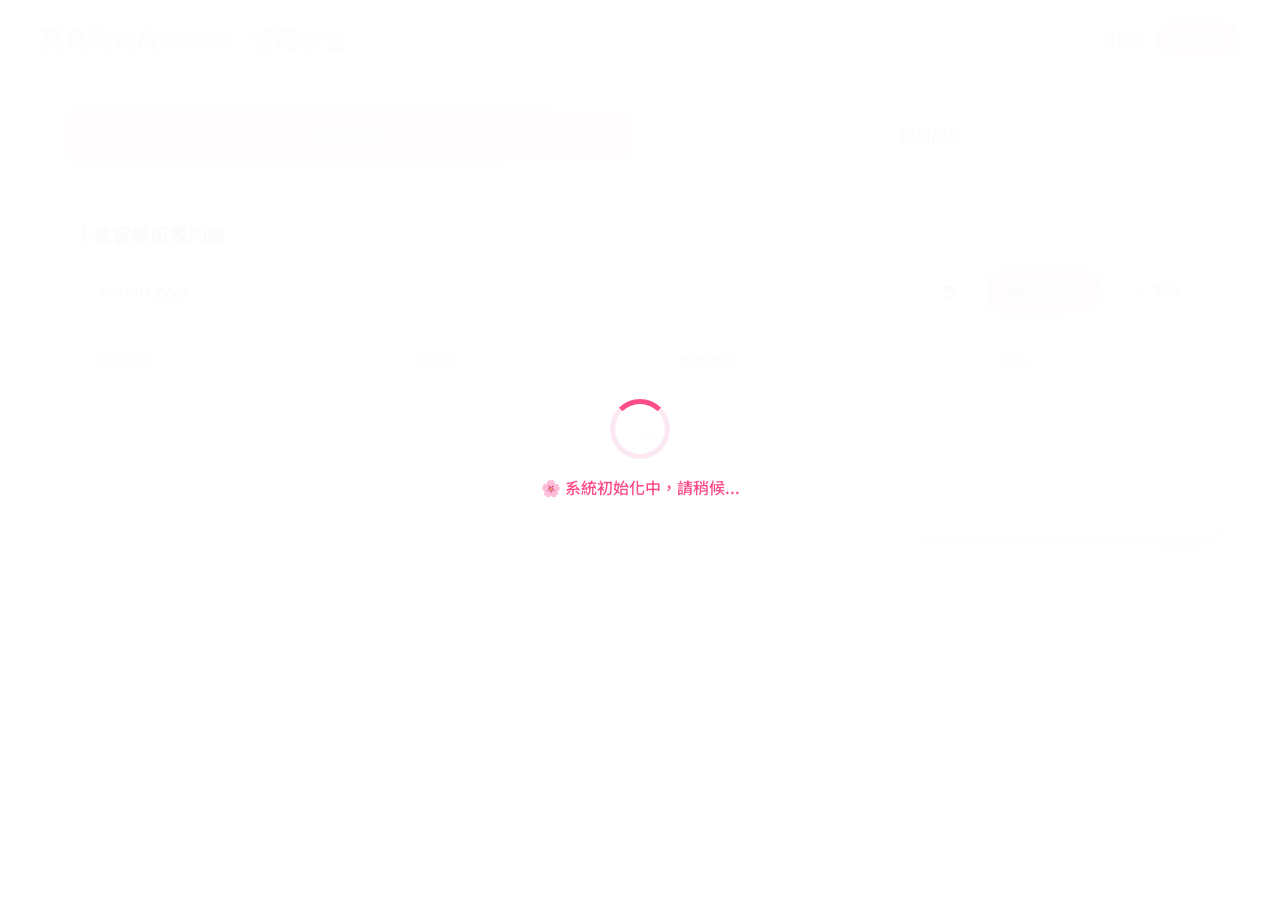
<file: 123/admin.html>
<!DOCTYPE html>
<html lang="zh-Hant">
<head>
  <meta charset="UTF-8">
  <meta name="viewport" content="width=device-width, initial-scale=1.0">
  <title>莫凡韓式皮膚管理 | 管理後台</title>
  <link rel="icon" href="data:,">
  <script src="https://static.line-scdn.net/liff/edge/2/sdk.js" async defer></script>
  <style>
    /* 全局樣式 - 高質感基礎設定 */
    @import url('https://fonts.googleapis.com/css2?family=Noto+Sans+TC:wght@400,500,700,900&display=swap');
    * {
      box-sizing: border-box;
      margin: 0;
      padding: 0;
    }
    body {
      background: linear-gradient(135deg,#fdf2f8 0%,#fef7fb 50%,#fce8f3 100%);
      font-family: 'Noto Sans TC', sans-serif;
      color: #333;
      min-height: 100vh;
      padding: 0 0 80px;
      line-height: 1.6;
    }

    /* 載入/權限遮罩 */
    .overlay {
      position: fixed;
      inset: 0;
      background: rgba(255,255,255,0.98);
      display: flex;
      flex-direction: column;
      align-items: center;
      justify-content: center;
      z-index: 9999;
      gap: 16px;
    }
    .overlay.hidden { display: none; }
    .spinner {
      width: 60px;
      height: 60px;
      border: 5px solid #fce8f3;
      border-top: 5px solid #ff4d88;
      border-radius: 50%;
      animation: spin 1s linear infinite;
    }
    @keyframes spin { 100% { transform: rotate(360deg); } }
    .overlay-text {
      color: #ff4d88;
      font-size: 16px;
      font-weight: 500;
    }

    /* 頂部導航欄 */
    .header {
      background: #fff;
      box-shadow: 0 4px 20px rgba(255,133,162,0.15);
      padding: 20px 16px;
      position: sticky;
      top: 0;
      z-index: 100;
    }
    .header-container {
      max-width: 1200px;
      margin: 0 auto;
      display: flex;
      justify-content: space-between;
      align-items: center;
    }
    .logo {
      background: linear-gradient(90deg,#ff4d88,#ff8da1,#c77dff);
      -webkit-background-clip: text;
      color: transparent;
      font-size: 1.5rem;
      font-weight: 900;
    }
    .admin-info {
      display: flex;
      align-items: center;
      gap: 12px;
    }
    .admin-name {
      font-size: 14px;
      font-weight: 500;
      color: #666;
    }
    .btn-logout {
      padding: 8px 16px;
      border-radius: 20px;
      background: #ff4d88;
      color: #fff;
      border: none;
      font-size: 13px;
      font-weight: 500;
      cursor: pointer;
      transition: 0.3s;
    }
    .btn-logout:hover { background: #ff3377; }

    /* 主容器 */
    .container {
      max-width: 1200px;
      margin: 24px auto;
      padding: 0 16px;
    }

    /* 標籤頁切換 */
    .tabs {
      display: flex;
      gap: 12px;
      margin-bottom: 24px;
      background: #fff;
      padding: 8px;
      border-radius: 16px;
      box-shadow: 0 4px 12px rgba(255,77,136,0.1);
    }
    .tab {
      flex: 1;
      padding: 12px 20px;
      border-radius: 12px;
      background: #f8f9fa;
      text-align: center;
      font-weight: 500;
      cursor: pointer;
      transition: 0.3s;
      border: 1px solid #eee;
    }
    .tab.active {
      background: linear-gradient(135deg,#ff4d88,#ff8da1);
      color: #fff;
      border-color: #ff4d88;
    }

    /* 模塊容器 */
    .section {
      display: none;
    }
    .section.active {
      display: block;
      animation: fadeIn 0.3s ease;
    }
    @keyframes fadeIn {
      from { opacity: 0; transform: translateY(10px); }
      to { opacity: 1; transform: translateY(0); }
    }

    /* 卡片容器 - 高質感設計 */
    .card {
      background: #fff;
      border-radius: 20px;
      box-shadow: 0 8px 24px rgba(255,77,136,0.1);
      padding: 24px;
      margin-bottom: 20px;
      border: 1px solid #f0f0f0;
    }
    .card-title {
      font-size: 1.2rem;
      font-weight: 700;
      color: #333;
      margin-bottom: 20px;
      display: flex;
      align-items: center;
      gap: 8px;
    }
    .card-title::before {
      content: '';
      width: 4px;
      height: 20px;
      background: #ff4d88;
      border-radius: 2px;
    }

    /* 篩選/按鈕區域 */
    .toolbar {
      display: flex;
      flex-wrap: wrap;
      gap: 12px;
      margin-bottom: 20px;
      align-items: center;
    }
    .form-control {
      flex: 1;
      min-width: 140px;
      height: 44px;
      padding: 0 16px;
      border-radius: 12px;
      border: 1px solid #ddd;
      outline: none;
      font-size: 14px;
      transition: 0.3s;
    }
    .form-control:focus {
      border-color: #ff8da1;
      background: #fdf2f8;
    }
    .btn {
      height: 44px;
      padding: 0 20px;
      border-radius: 12px;
      border: none;
      font-weight: 500;
      cursor: pointer;
      transition: 0.3s;
      display: inline-flex;
      align-items: center;
      justify-content: center;
      gap: 6px;
    }
    .btn-primary {
      background: linear-gradient(135deg,#ff4d88,#ff8da1);
      color: #fff;
    }
    .btn-primary:hover {
      transform: translateY(-2px);
      box-shadow: 0 4px 12px rgba(255,77,136,0.3);
    }
    .btn-warning { background: #ffa502; color: #fff; }
    .btn-danger { background: #e74c3c; color: #fff; }
    .btn-sm { height: 36px; padding: 0 12px; font-size: 12px; }

    /* 表格樣式 */
    .table-container {
      overflow-x: auto;
      border-radius: 12px;
      border: 1px solid #eee;
    }
    table {
      width: 100%;
      border-collapse: collapse;
      min-width: 600px;
    }
    th {
      background: #fdf2f8;
      color: #ff4d88;
      padding: 14px 12px;
      text-align: left;
      font-weight: 700;
      font-size: 14px;
      position: sticky;
      top: 0;
    }
    td {
      padding: 14px 12px;
      border-bottom: 1px solid #f5f5f5;
      font-size: 14px;
    }
    tr:hover {
      background: #fef7fb;
    }
    .no-data {
      text-align: center;
      padding: 40px 20px;
      color: #999;
    }

    /* 分頁控件 */
    .pagination {
      display: flex;
      align-items: center;
      justify-content: center;
      gap: 8px;
      margin-top: 24px;
      flex-wrap: wrap;
    }
    .page-btn {
      width: 40px;
      height: 40px;
      border-radius: 10px;
      border: 1px solid #ddd;
      background: #fff;
      display: flex;
      align-items: center;
      justify-content: center;
      cursor: pointer;
      transition: 0.3s;
    }
    .page-btn.active {
      background: #ff4d88;
      color: #fff;
      border-color: #ff4d88;
    }
    .page-btn:disabled {
      opacity: 0.5;
      cursor: not-allowed;
    }
    .page-info {
      font-size: 14px;
      color: #666;
    }

    /* 模態框 */
    .modal {
      position: fixed;
      inset: 0;
      background: rgba(0,0,0,0.6);
      display: flex;
      align-items: center;
      justify-content: center;
      z-index: 999;
      opacity: 0;
      pointer-events: none;
      transition: 0.3s;
    }
    .modal.active {
      opacity: 1;
      pointer-events: all;
    }
    .modal-content {
      background: #fff;
      width: 90%;
      max-width: 500px;
      border-radius: 20px;
      padding: 30px 24px;
      transform: scale(0.9);
      transition: 0.3s;
    }
    .modal.active .modal-content {
      transform: scale(1);
    }
    .modal-header {
      display: flex;
      justify-content: space-between;
      align-items: center;
      margin-bottom: 20px;
    }
    .modal-title {
      font-size: 1.2rem;
      font-weight: 700;
      color: #333;
    }
    .modal-close {
      font-size: 20px;
      cursor: pointer;
      color: #999;
    }
    .form-group {
      margin-bottom: 18px;
    }
    .form-group label {
      display: block;
      margin-bottom: 8px;
      font-weight: 500;
      font-size: 14px;
    }
    .modal-footer {
      display: flex;
      gap: 12px;
      justify-content: flex-end;
      margin-top: 24px;
    }

    /* 響應式适配 - 手機端 */
    @media (max-width: 768px) {
      .toolbar {
        flex-direction: column;
        align-items: stretch;
      }
      .card { padding: 18px; }
      .tabs { gap: 8px; }
      .tab { padding: 10px 14px; font-size: 14px; }
      th, td { padding: 12px 8px; font-size: 13px; }
    }
  </style>
</head>
<body>

<!-- 載入遮罩 -->
<div id="loadingOverlay" class="overlay">
  <div class="spinner"></div>
  <div class="overlay-text">🌸 系統初始化中，請稍候...</div>
</div>

<!-- 權限拒絕遮罩 -->
<div id="denyOverlay" class="overlay hidden">
  <div style="font-size: 40px;">❌</div>
  <div class="overlay-text">無管理員權限，無法訪問後台</div>
  <button class="btn btn-primary" onclick="liff.logout()">返回重新登錄</button>
</div>

<!-- 模態框：新增/編輯班表 -->
<div id="scheduleModal" class="modal">
  <div class="modal-content">
    <div class="modal-header">
      <h3 class="modal-title" id="modalTitle">新增班表</h3>
      <span class="modal-close" onclick="closeModal()">✕</span>
    </div>
    <form id="scheduleForm">
      <input type="hidden" id="scheduleId">
      <div class="form-group">
        <label>排班日期 *</label>
        <input type="date" id="scheduleDate" class="form-control" required>
      </div>
      <div class="form-group">
        <label>美容師 *</label>
        <input type="text" id="staffName" class="form-control" placeholder="請輸入美容師姓名" required>
      </div>
      <div class="form-group">
        <label>開始時間 *</label>
        <input type="time" id="workStart" class="form-control" required>
      </div>
      <div class="form-group">
        <label>結束時間 *</label>
        <input type="time" id="workEnd" class="form-control" required>
      </div>
      <div class="modal-footer">
        <button type="button" class="btn" onclick="closeModal()">取消</button>
        <button type="submit" class="btn btn-primary">儲存</button>
      </div>
    </form>
  </div>
</div>

<!-- 模態框：預約詳情 -->
<div id="detailModal" class="modal">
  <div class="modal-content">
    <div class="modal-header">
      <h3 class="modal-title">預約詳情</h3>
      <span class="modal-close" onclick="closeModal()">✕</span>
    </div>
    <div id="detailContent" style="font-size: 14px; line-height: 2;">
      <!-- 動態載入詳情 -->
    </div>
    <div class="modal-footer">
      <button type="button" class="btn btn-primary" onclick="closeModal()">關閉</button>
    </div>
  </div>
</div>

<!-- 頂部導航 -->
<header class="header">
  <div class="header-container">
    <h1 class="logo">莫凡韓式皮膚管理 | 管理後台</h1>
    <div class="admin-info">
      <span class="admin-name" id="adminName">管理員</span>
      <button class="btn-logout" id="logoutBtn">退出登錄</button>
    </div>
  </div>
</header>

<!-- 主內容區 -->
<div class="container">
  <!-- 標籤頁 -->
  <div class="tabs">
    <div class="tab active" data-tab="schedule">班表管理</div>
    <div class="tab" data-tab="record">預約記錄</div>
  </div>

  <!-- 班表管理模塊 -->
  <div class="section active" id="scheduleSection">
    <div class="card">
      <div class="card-title">美容師班表列表</div>
      <div class="toolbar">
        <input type="date" id="scheduleFilterDate" class="form-control" placeholder="篩選日期">
        <button class="btn btn-primary" onclick="openAddSchedule()">➕ 新增班表</button>
        <button class="btn" onclick="filterSchedule()">🔍 查詢</button>
      </div>
      <div class="table-container">
        <table id="scheduleTable">
          <thead>
            <tr>
              <th>排班日期</th>
              <th>美容師</th>
              <th>營業時間</th>
              <th>操作</th>
            </tr>
          </thead>
          <tbody id="scheduleBody">
            <tr><td colspan="4" class="no-data">載入中...</td></tr>
          </tbody>
        </table>
      </div>
      <div class="pagination" id="schedulePagination"></div>
    </div>
  </div>

  <!-- 預約記錄模塊 -->
  <div class="section" id="recordSection">
    <div class="card">
      <div class="card-title">客戶預約記錄</div>
      <div class="toolbar">
        <input type="date" id="recordFilterDate" class="form-control" placeholder="預約日期">
        <input type="text" id="recordFilterStaff" class="form-control" placeholder="美容師">
        <input type="text" id="recordFilterService" class="form-control" placeholder="服務項目">
        <button class="btn" onclick="filterRecord()">🔍 查詢</button>
      </div>
      <div class="table-container">
        <table id="recordTable">
          <thead>
            <tr>
              <th>預約日期</th>
              <th>客戶姓名</th>
              <th>服務項目</th>
              <th>美容師</th>
              <th>預約時段</th>
              <th>操作</th>
            </tr>
          </thead>
          <tbody id="recordBody">
            <tr><td colspan="6" class="no-data">載入中...</td></tr>
          </tbody>
        </table>
      </div>
      <div class="pagination" id="recordPagination"></div>
    </div>
  </div>
</div>

<script>
  // 配置項 - 與預約頁完全對接
  const CONFIG = {
    SCRIPT_URL: "https://script.google.com/macros/s/AKfycbwgKFHvVz6ZrPN4gkFGP4DMJ6Gwi8DFpLZ5JlMlC-TgL0NnSClqLZvHgtgvlKr1FljcoA/exec",
    LIFF_ID: "2009598216-MmBS77sp",
    // 【管理員LINE ID】請在這裡添加你的管理員LINE用戶ID
    ADMIN_IDS: ["Ub4aaa93e6ecee26d33ddd9154d688233", "Uca0f4b7e18234702ca0dbcd50349e800"],
    PAGE_SIZE: 10
  };

  // 全局變量
  let userId = "";
  let userName = "";
  let currentSchedulePage = 1;
  let totalSchedulePage = 1;
  let currentRecordPage = 1;
  let totalRecordPage = 1;
  let scheduleList = [];
  let recordList = [];

  // ==================== 基礎工具函數 ====================
  function gasRequest(action, params, callback) {
    const safeParams = params || {};
    let url = CONFIG.SCRIPT_URL + "?action=" + encodeURIComponent(action);
    for (let k in safeParams) {
      const val = safeParams[k] || "";
      url += "&" + encodeURIComponent(k) + "=" + encodeURIComponent(val);
    }
    const xhr = new XMLHttpRequest();
    xhr.open("GET", url, true);
    xhr.timeout = 15000;
    xhr.onload = function () {
      try {
        const res = JSON.parse(xhr.responseText || "{}");
        callback(res);
      } catch (e) {
        callback({ status: "error", message: "系統異常" });
      }
    };
    xhr.onerror = function () {
      callback({ status: "error", message: "網路異常" });
    };
    xhr.send();
  }

  function closeModal() {
    document.querySelectorAll(".modal").forEach(m => m.classList.remove("active"));
    document.getElementById("scheduleForm").reset();
    document.getElementById("scheduleId").value = "";
  }

  // ==================== LIFF權限驗證 ====================
  async function initLiff() {
    try {
      const liffReady = await new Promise(resolve => {
        let time = 0;
        const check = () => {
          if (window.liff) resolve(true);
          else if (time++ > 50) resolve(false);
          else setTimeout(check, 100);
        };
        check();
      });

      if (liffReady && liff.isInClient()) {
        await liff.init({ liffId: CONFIG.LIFF_ID });
        if (!liff.isLoggedIn()) {
          liff.login();
          return;
        }
        const profile = await liff.getProfile();
        userId = profile.userId;
        userName = profile.displayName;
        document.getElementById("adminName").textContent = `管理員：${userName}`;

        // 驗證管理員權限
        if (!CONFIG.ADMIN_IDS.includes(userId)) {
          document.getElementById("loadingOverlay").classList.add("hidden");
          document.getElementById("denyOverlay").classList.remove("hidden");
          return;
        }

        // 權限驗證通過，加載數據
        loadScheduleList();
        loadRecordList();
      } else {
        // 非LINE環境直接拒絕訪問
        document.getElementById("loadingOverlay").classList.add("hidden");
        document.getElementById("denyOverlay").classList.remove("hidden");
      }
    } catch (e) {
      document.getElementById("loadingOverlay").classList.add("hidden");
      document.getElementById("denyOverlay").classList.remove("hidden");
    }
  }

  // ==================== 標籤頁切換 ====================
  document.querySelectorAll(".tab").forEach(tab => {
    tab.addEventListener("click", () => {
      document.querySelectorAll(".tab").forEach(t => t.classList.remove("active"));
      document.querySelectorAll(".section").forEach(s => s.classList.remove("active"));
      tab.classList.add("active");
      const target = tab.dataset.tab;
      document.getElementById(`${target}Section`).classList.add("active");
    });
  });

  // ==================== 班表管理功能 ====================
  function openAddSchedule() {
    document.getElementById("modalTitle").textContent = "新增班表";
    document.getElementById("scheduleDate").value = new Date().toISOString().split("T")[0];
    document.getElementById("scheduleModal").classList.add("active");
  }

  function openEditSchedule(item) {
    document.getElementById("modalTitle").textContent = "編輯班表";
    document.getElementById("scheduleId").value = item.id;
    document.getElementById("scheduleDate").value = item.date;
    document.getElementById("staffName").value = item.name;
    document.getElementById("workStart").value = item.start;
    document.getElementById("workEnd").value = item.end;
    document.getElementById("scheduleModal").classList.add("active");
  }

  // 儲存班表
  document.getElementById("scheduleForm").addEventListener("submit", (e) => {
    e.preventDefault();
    const data = {
      id: document.getElementById("scheduleId").value,
      date: document.getElementById("scheduleDate").value,
      name: document.getElementById("staffName").value,
      start: document.getElementById("workStart").value,
      end: document.getElementById("workEnd").value
    };
    gasRequest("saveSchedule", data, (res) => {
      if (res.status === "success") {
        closeModal();
        loadScheduleList();
      } else {
        alert(res.message || "儲存失敗");
      }
    });
  });

  // 刪除班表
  function deleteSchedule(id) {
    if (!confirm("確定刪除此班表？")) return;
    gasRequest("deleteSchedule", { id }, (res) => {
      if (res.status === "success") loadScheduleList();
      else alert(res.message);
    });
  }

  // 加載班表列表
  function loadScheduleList() {
    const filterDate = document.getElementById("scheduleFilterDate").value;
    gasRequest("getScheduleList", {
      page: currentSchedulePage,
      size: CONFIG.PAGE_SIZE,
      date: filterDate
    }, (res) => {
      document.getElementById("loadingOverlay").classList.add("hidden");
      if (res.status === "success") {
        scheduleList = res.list || [];
        totalSchedulePage = res.totalPage || 1;
        renderScheduleTable();
        renderSchedulePagination();
      } else {
        document.getElementById("scheduleBody").innerHTML = `<tr><td colspan="4" class="no-data">${res.message}</td></tr>`;
      }
    });
  }

  // 渲染班表表格
  function renderScheduleTable() {
    const body = document.getElementById("scheduleBody");
    if (scheduleList.length === 0) {
      body.innerHTML = `<tr><td colspan="4" class="no-data">暫無班表數據</td></tr>`;
      return;
    }
    let html = "";
    scheduleList.forEach(item => {
      html += `
        <tr>
          <td>${item.date}</td>
          <td>${item.name}</td>
          <td>${item.start} ~ ${item.end}</td>
          <td>
            <button class="btn btn-sm btn-warning" onclick="openEditSchedule(${JSON.stringify(item).replace(/"/g, '&quot;')})">編輯</button>
            <button class="btn btn-sm btn-danger" onclick="deleteSchedule('${item.id}')">刪除</button>
          </td>
        </tr>
      `;
    });
    body.innerHTML = html;
  }

  // 渲染班表分頁
  function renderSchedulePagination() {
    const p = document.getElementById("schedulePagination");
    if (totalSchedulePage <= 1) { p.innerHTML = ""; return; }
    let html = `
      <button class="page-btn" ${currentSchedulePage === 1 ? "disabled" : ""} onclick="changeSchedulePage(1)">«</button>
      <button class="page-btn" ${currentSchedulePage === 1 ? "disabled" : ""} onclick="changeSchedulePage(${currentSchedulePage - 1})">‹</button>
      <span class="page-info">${currentSchedulePage}/${totalSchedulePage}</span>
      <button class="page-btn" ${currentSchedulePage === totalSchedulePage ? "disabled" : ""} onclick="changeSchedulePage(${currentSchedulePage + 1})">›</button>
      <button class="page-btn" ${currentSchedulePage === totalSchedulePage ? "disabled" : ""} onclick="changeSchedulePage(${totalSchedulePage})">»</button>
    `;
    p.innerHTML = html;
  }

  function changeSchedulePage(page) {
    if (page < 1 || page > totalSchedulePage) return;
    currentSchedulePage = page;
    loadScheduleList();
  }

  function filterSchedule() {
    currentSchedulePage = 1;
    loadScheduleList();
  }

  // ==================== 預約記錄功能 ====================
  function viewRecordDetail(item) {
    const content = document.getElementById("detailContent");
    content.innerHTML = `
      <p><strong>LINE名稱：</strong>${item.lineName || '未填寫'}</p>
      <p><strong>客戶姓名：</strong>${item.name}</p>
      <p><strong>聯絡電話：</strong>${item.phone}</p>
      <p><strong>預約日期：</strong>${item.date}</p>
      <p><strong>預約時段：</strong>${item.appointTime}</p>
      <p><strong>服務項目：</strong>${item.service}</p>
      <p><strong>美容師：</strong>${item.staff === 'auto' ? '系統自動分配' : item.staff}</p>
      <p><strong>生日：</strong>${item.birthday || '未填寫'}</p>
      <p><strong>備註：</strong>${item.extraInfo || '無'}</p>
    `;
    document.getElementById("detailModal").classList.add("active");
  }

  function deleteRecord(id) {
    if (!confirm("確定刪除此預約記錄？")) return;
    gasRequest("deleteRecord", { id }, (res) => {
      if (res.status === "success") loadRecordList();
      else alert(res.message);
    });
  }

  // 加載預約記錄
  function loadRecordList() {
    const filter = {
      page: currentRecordPage,
      size: CONFIG.PAGE_SIZE,
      date: document.getElementById("recordFilterDate").value,
      staff: document.getElementById("recordFilterStaff").value,
      service: document.getElementById("recordFilterService").value
    };
    gasRequest("getRecordList", filter, (res) => {
      if (res.status === "success") {
        recordList = res.list || [];
        totalRecordPage = res.totalPage || 1;
        renderRecordTable();
        renderRecordPagination();
      } else {
        document.getElementById("recordBody").innerHTML = `<tr><td colspan="6" class="no-data">${res.message}</td></tr>`;
      }
    });
  }

  // 渲染預約表格
  function renderRecordTable() {
    const body = document.getElementById("recordBody");
    if (recordList.length === 0) {
      body.innerHTML = `<tr><td colspan="6" class="no-data">暫無預約記錄</td></tr>`;
      return;
    }
    let html = "";
    recordList.forEach(item => {
      const staffName = item.staff === "auto" ? "自動分配" : item.staff;
      html += `
        <tr>
          <td>${item.date}</td>
          <td>${item.name}</td>
          <td>${item.service}</td>
          <td>${staffName}</td>
          <td>${item.appointTime}</td>
          <td>
            <button class="btn btn-sm btn-primary" onclick="viewRecordDetail(${JSON.stringify(item).replace(/"/g, '&quot;')})">詳情</button>
            <button class="btn btn-sm btn-danger" onclick="deleteRecord('${item.id}')">刪除</button>
          </td>
        </tr>
      `;
    });
    body.innerHTML = html;
  }

  // 渲染預約分頁
  function renderRecordPagination() {
    const p = document.getElementById("recordPagination");
    if (totalRecordPage <= 1) { p.innerHTML = ""; return; }
    let html = `
      <button class="page-btn" ${currentRecordPage === 1 ? "disabled" : ""} onclick="changeRecordPage(1)">«</button>
      <button class="page-btn" ${currentRecordPage === 1 ? "disabled" : ""} onclick="changeRecordPage(${currentRecordPage - 1})">‹</button>
      <span class="page-info">${currentRecordPage}/${totalRecordPage}</span>
      <button class="page-btn" ${currentRecordPage === totalRecordPage ? "disabled" : ""} onclick="changeRecordPage(${currentRecordPage + 1})">›</button>
      <button class="page-btn" ${currentRecordPage === totalRecordPage ? "disabled" : ""} onclick="changeRecordPage(${totalRecordPage})">»</button>
    `;
    p.innerHTML = html;
  }

  function changeRecordPage(page) {
    if (page < 1 || page > totalRecordPage) return;
    currentRecordPage = page;
    loadRecordList();
  }

  function filterRecord() {
    currentRecordPage = 1;
    loadRecordList();
  }

  // 退出登錄
  document.getElementById("logoutBtn").addEventListener("click", () => {
    liff.logout();
  });

  // 初始化
  document.addEventListener("DOMContentLoaded", initLiff);
</script>
</body>
</html>
</file>
